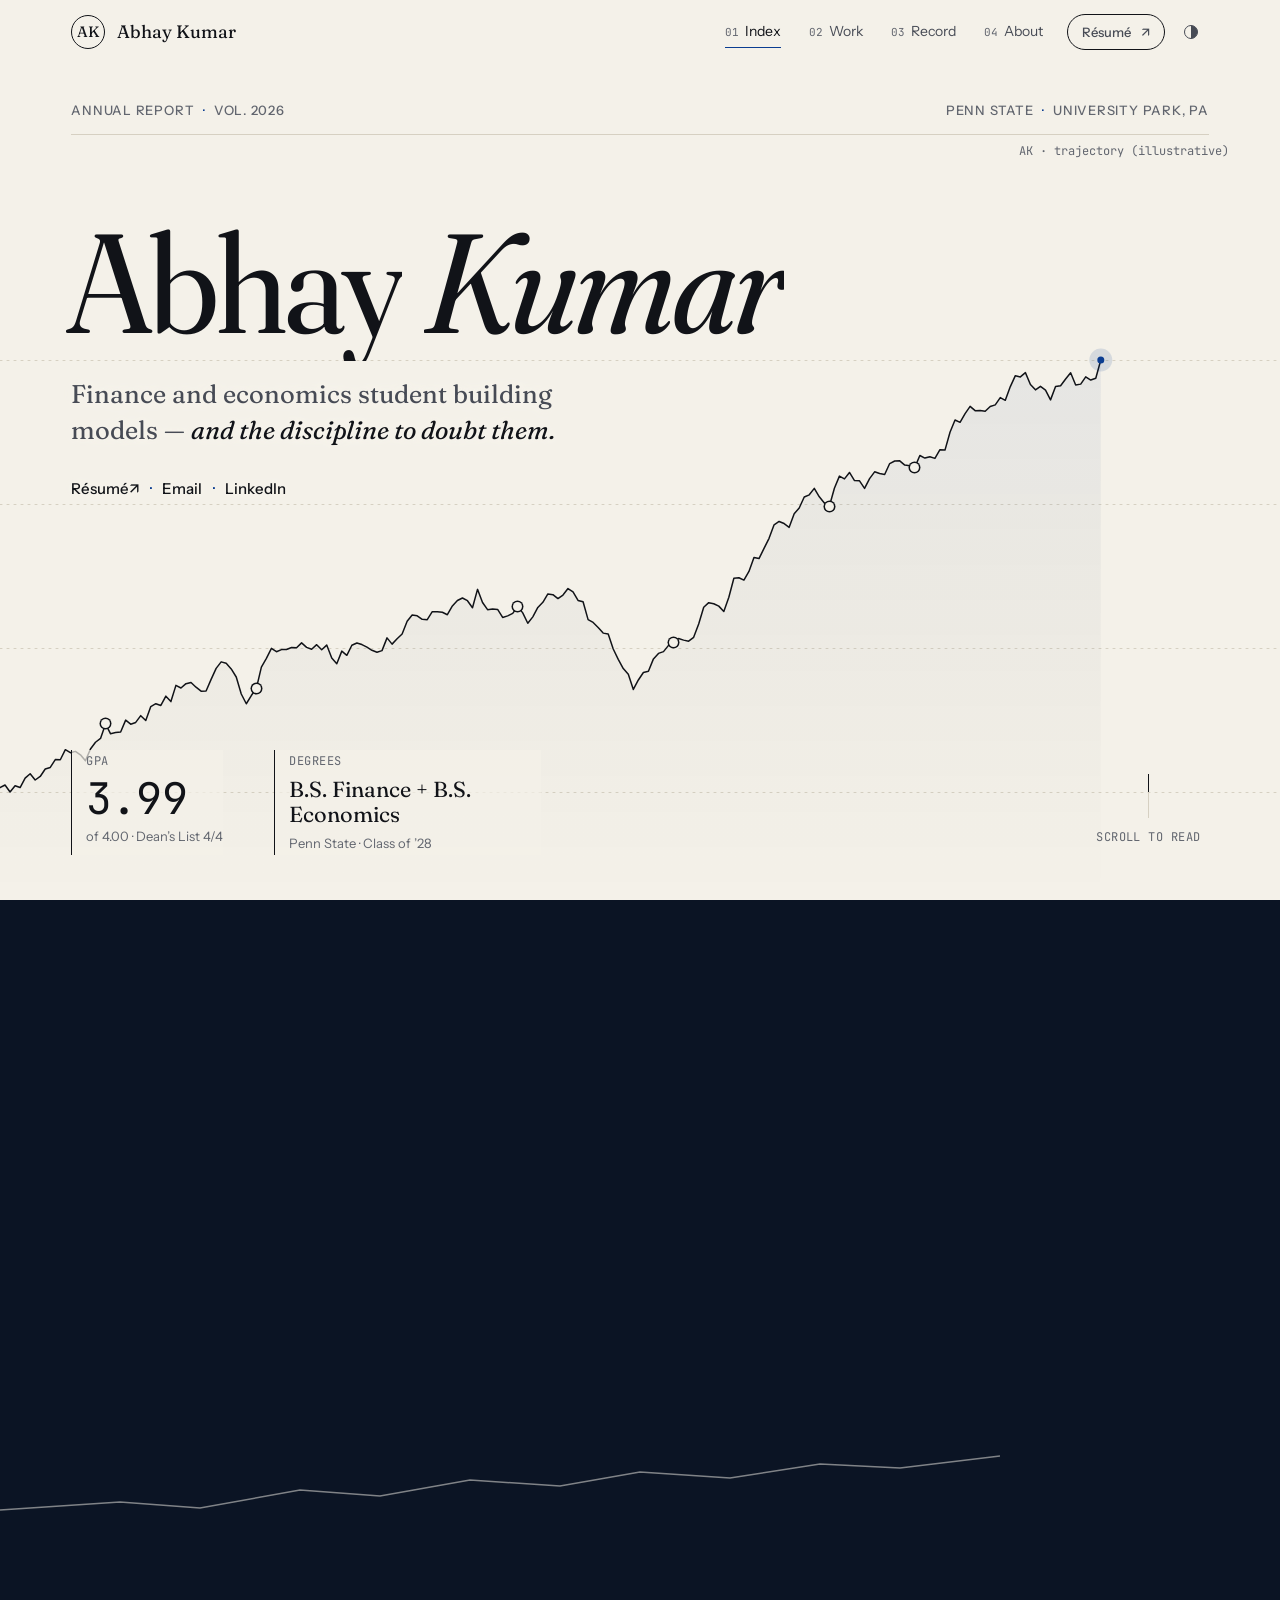
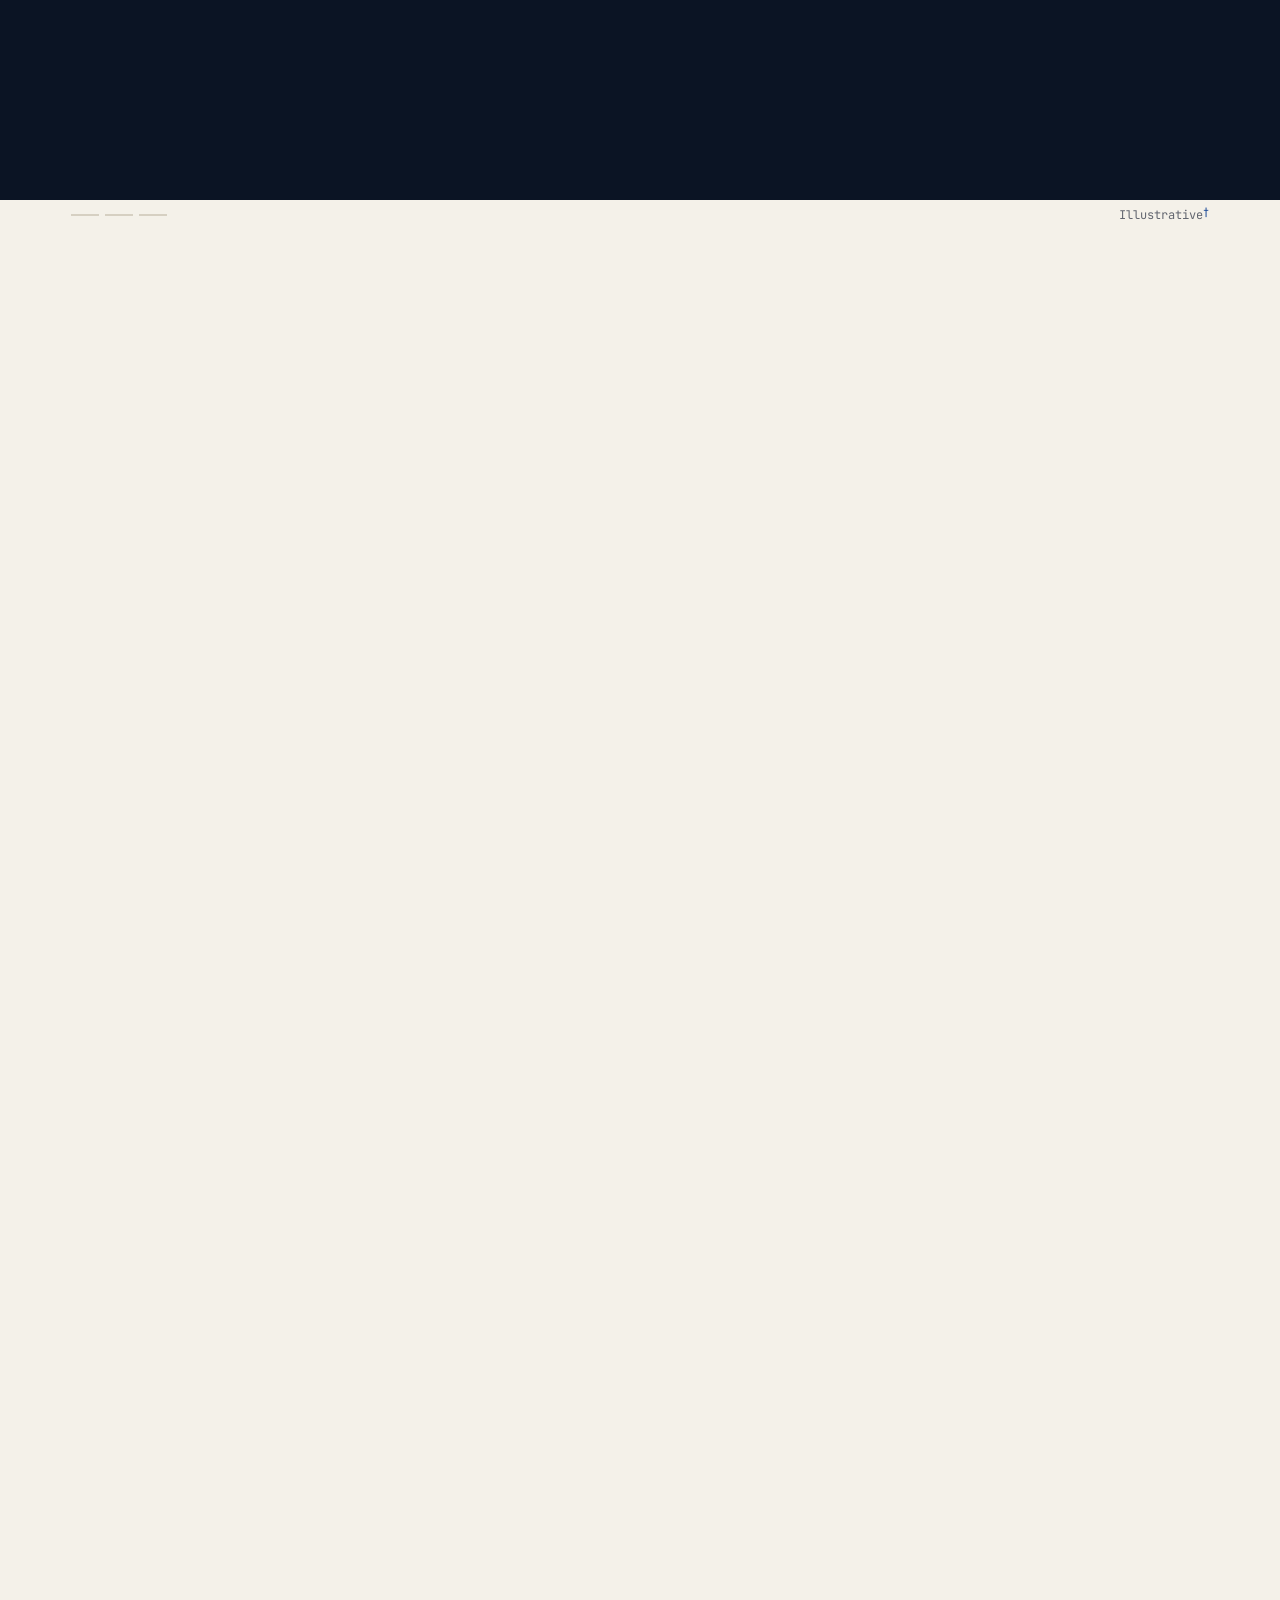
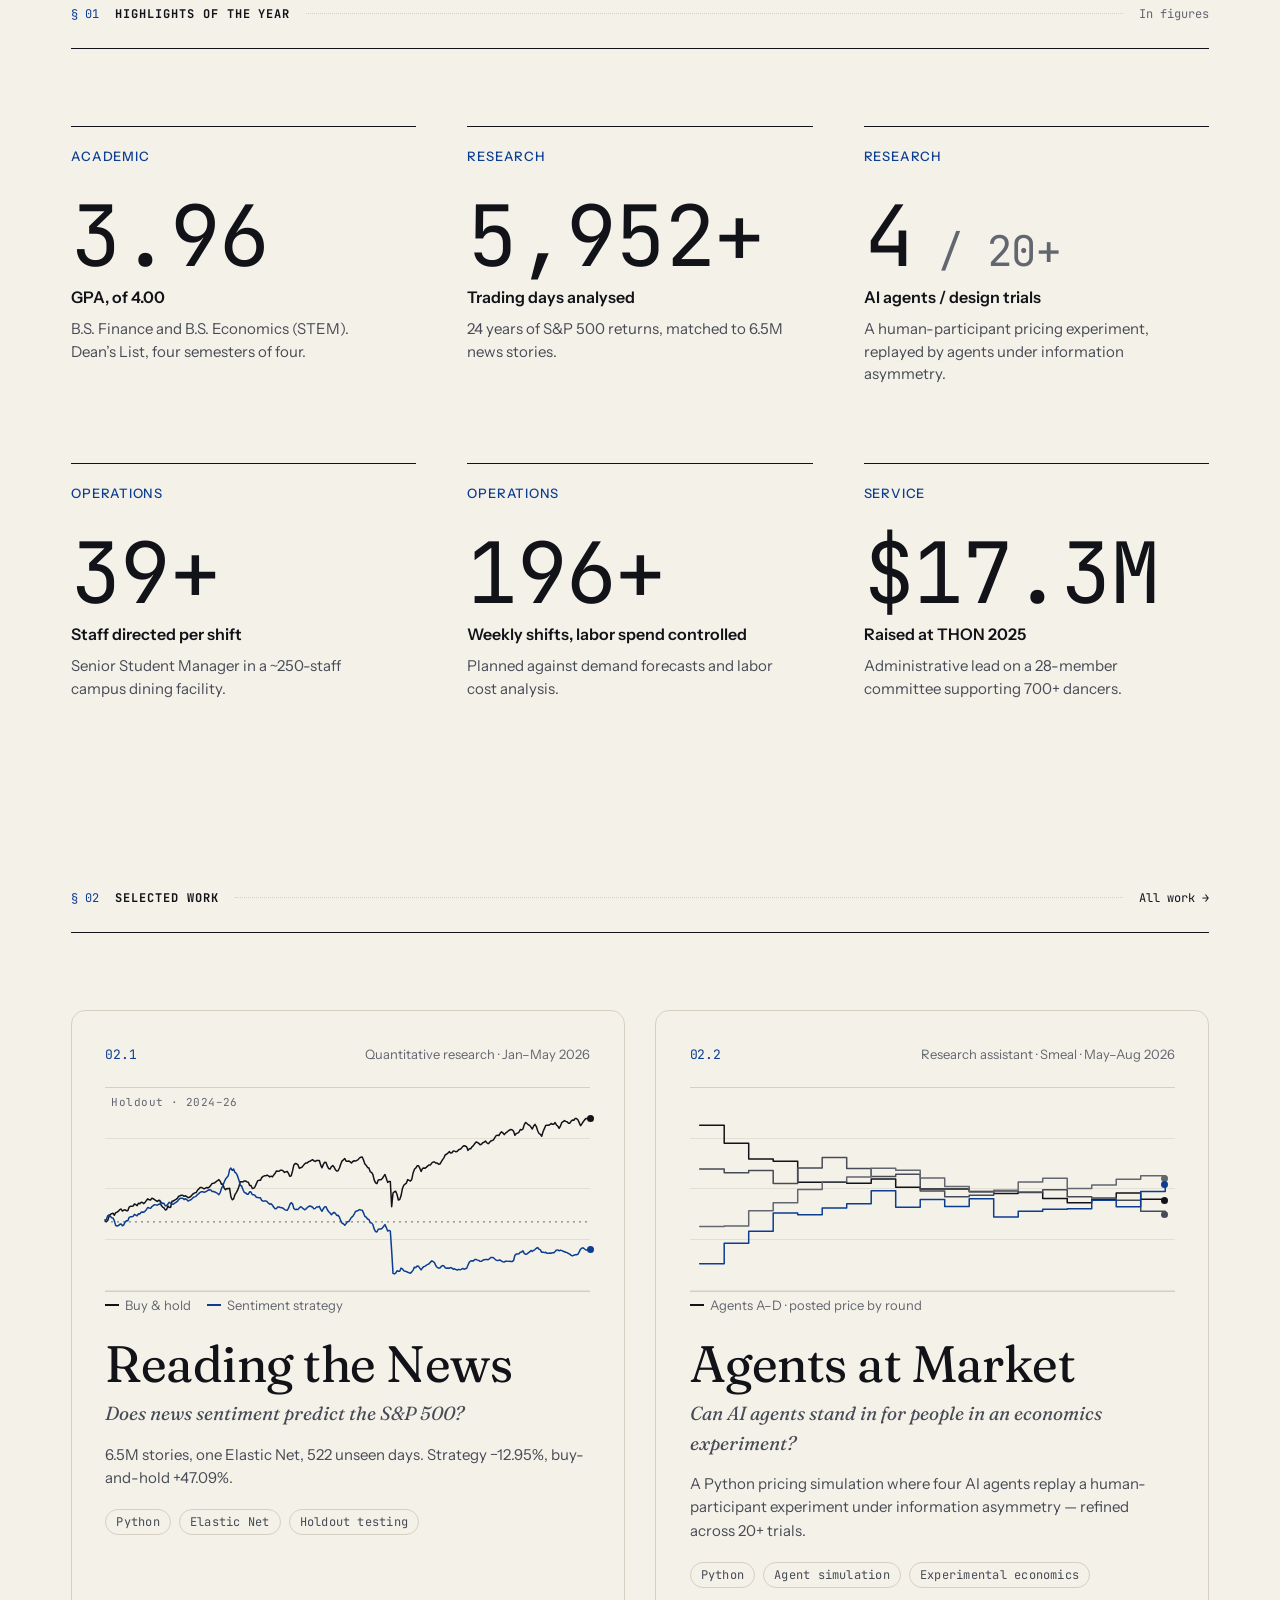
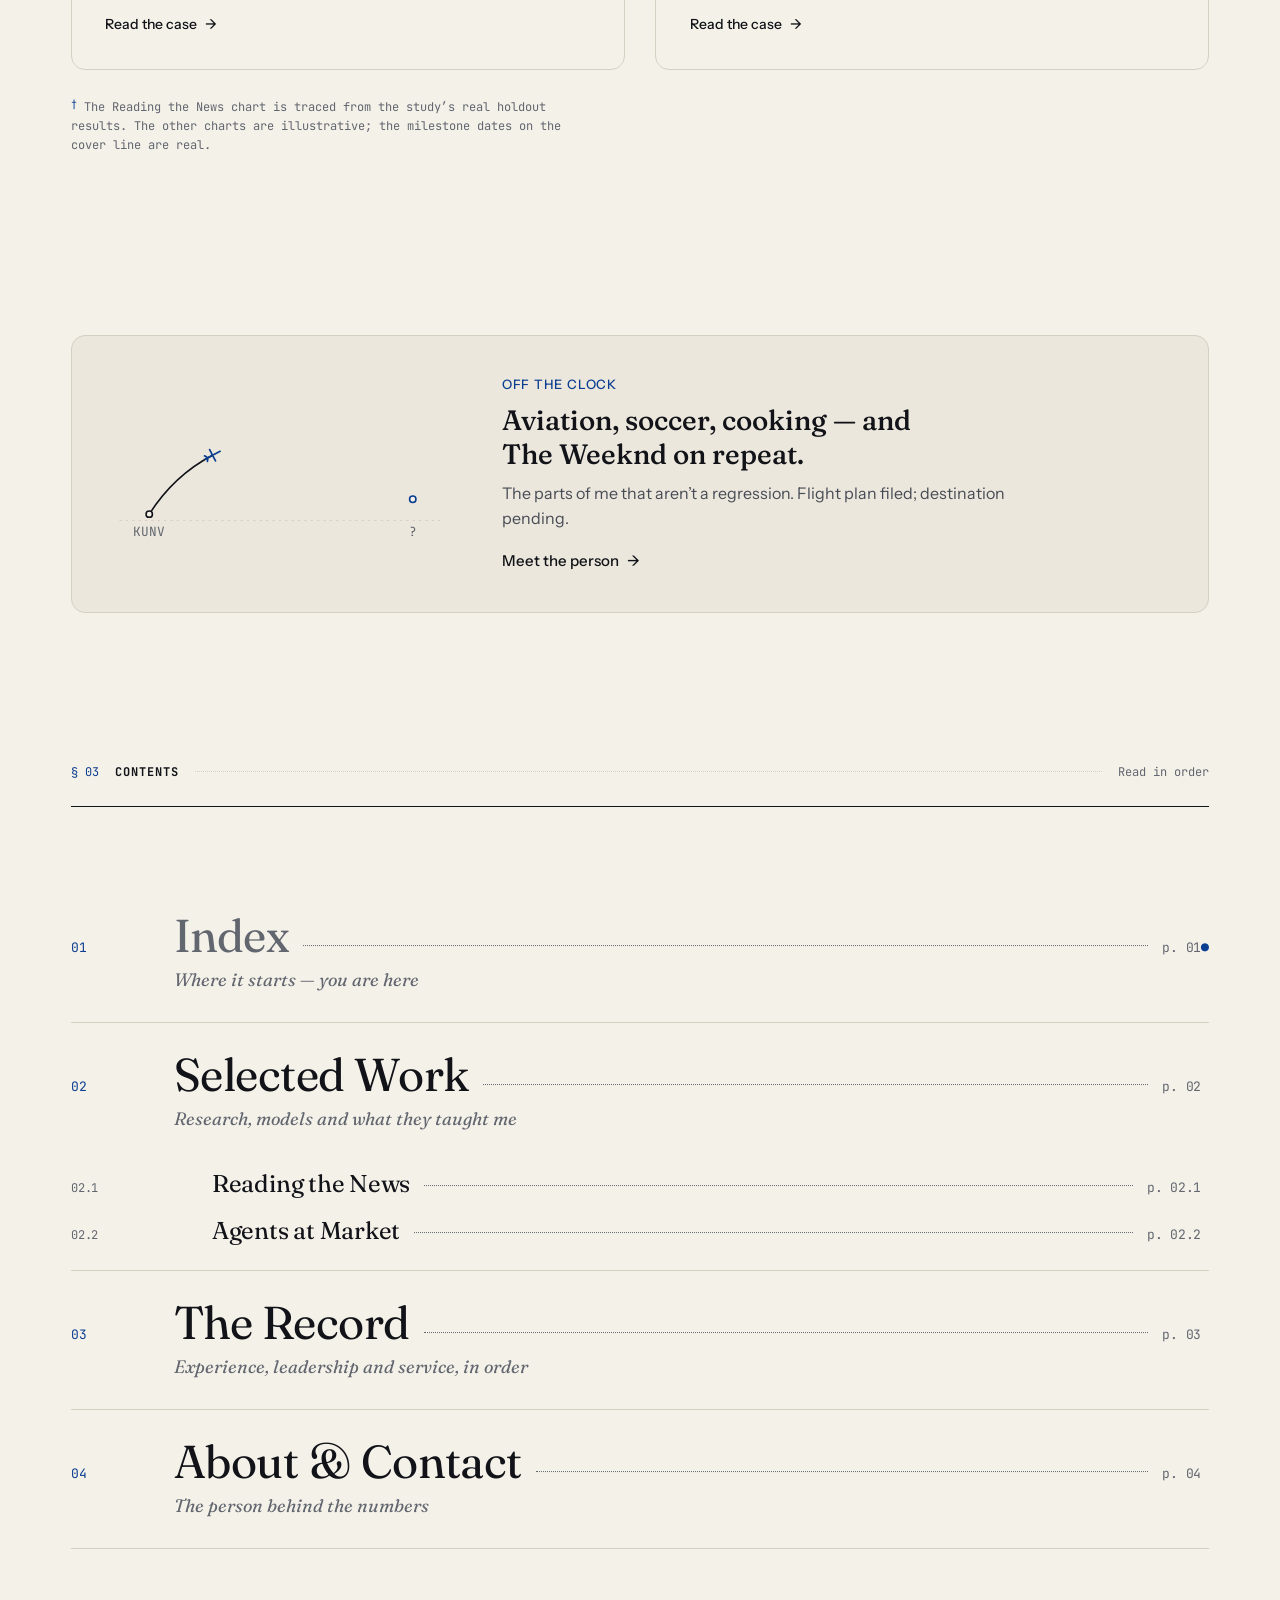
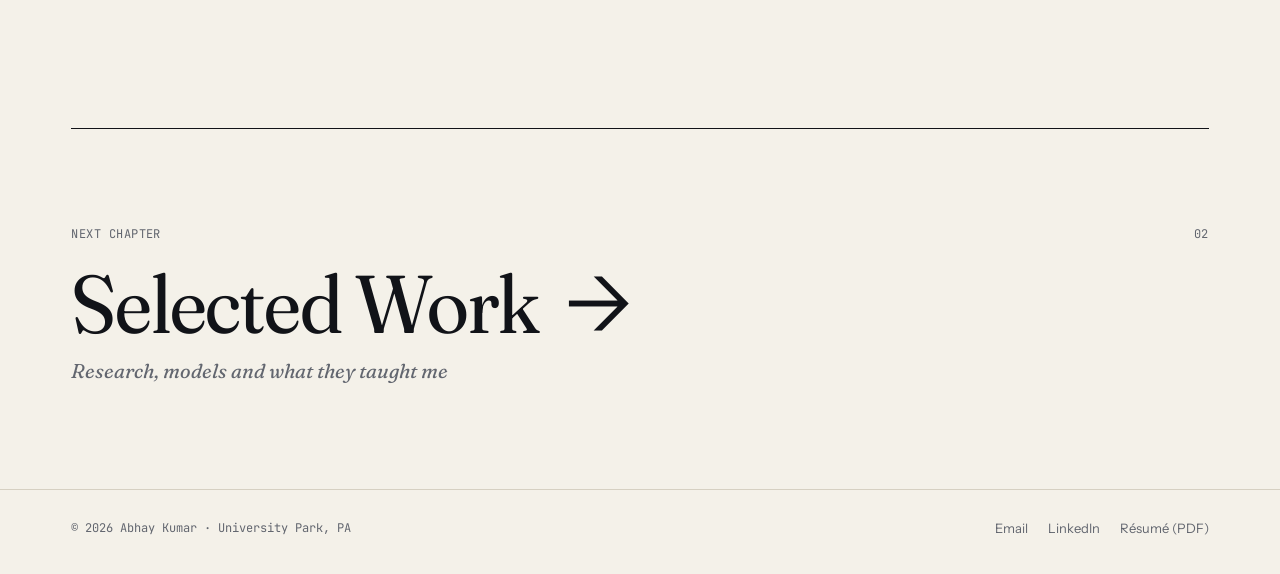
<file: index.html>
<!doctype html>
<html lang="en">
<head>
<meta charset="utf-8">
<meta name="viewport" content="width=device-width, initial-scale=1">
<title>Index — Abhay Kumar</title>
<meta name="description" content="Abhay Kumar — finance and economics student at Penn State building models, and the discipline to doubt them. Research, record and contact.">
<meta property="og:type" content="website">
<meta property="og:title" content="Index — Abhay Kumar">
<meta property="og:description" content="Abhay Kumar — finance and economics student at Penn State building models, and the discipline to doubt them. Research, record and contact.">
<meta property="og:url" content="https://abhay-kumar-2501.github.io/">
<meta property="og:image" content="https://abhay-kumar-2501.github.io/assets/og.png">
<meta name="twitter:card" content="summary_large_image">
<meta name="theme-color" content="#f4f1e9">
<link rel="icon" href="assets/favicon.svg" type="image/svg+xml">
<script>document.documentElement.classList.add('js');(function(){try{var t=localStorage.getItem('ak-theme');if(t)document.documentElement.dataset.theme=t;if(sessionStorage.getItem('ak-t'))document.documentElement.classList.add('is-entering')}catch(e){}})()</script>
<link rel="preconnect" href="https://fonts.googleapis.com"><link rel="preconnect" href="https://fonts.gstatic.com" crossorigin>
<link href="https://fonts.googleapis.com/css2?family=Fraunces:ital,opsz,wght,SOFT,WONK@0,9..144,400..500,0..100,0..1;1,9..144,400,0..100,0..1&family=Instrument+Sans:wght@400;500;600&family=JetBrains+Mono:wght@400;500&display=swap" rel="stylesheet">
<link rel="stylesheet" href="assets/css/base.css?v=7">
<link rel="stylesheet" href="assets/css/home.css?v=7">
</head>
<body data-page="home" data-root="" >
<main id="main">

  <!-- ============ 1. Hero ============ -->
  <section class="hero" aria-labelledby="hero-name">
    <canvas class="hero-canvas" role="img" aria-label="Illustrative line tracing Abhay's path from autumn 2024 to now, with six real milestones marked along it."></canvas>
    <div class="wrap hero-inner">
      <div class="hero-top">
        <p class="eyebrow" data-reveal style="--d:.1s">Annual Report <span class="sep">·</span> Vol. 2026</p>
        <p class="eyebrow hide-sm" data-reveal style="--d:.2s">Penn State <span class="sep">·</span> University Park, PA</p>
      </div>

      <div class="hero-main">
        <h1 class="display hero-name" id="hero-name" data-split style="--d:.25s">Abhay Kumar</h1>
        <p class="lede hero-lede" data-reveal style="--d:.7s">Finance and economics student building models — <em>and the discipline to doubt them.</em></p>
        <p class="hero-contact" data-reveal style="--d:.8s">
          <a class="link-u" data-ak="resume" href="assets/docs/Abhay_Kumar_Resume.pdf" target="_blank" rel="noopener">Résumé <span aria-hidden="true">↗</span></a><span class="sep" aria-hidden="true">·</span><a class="link-u" data-ak="email" href="mailto:codeabhay3@gmail.com" data-no-curtain>Email</a><span class="sep" aria-hidden="true">·</span><a class="link-u" data-ak="linkedin" href="https://www.linkedin.com/in/abhay-kumar-2501/" target="_blank" rel="noopener">LinkedIn</a>
        </p>
      </div>

      <div class="hero-foot">
        <dl class="hero-figs">
          <div class="hero-fig" data-reveal style="--d:.9s">
            <dt class="label">GPA</dt>
            <dd class="figure hero-fig-n">3.99</dd>
            <dd class="hero-fig-sub">of 4.00 · Dean’s List 4/4</dd>
          </div>
          <div class="hero-fig" data-reveal style="--d:1s">
            <dt class="label">Degrees</dt>
            <dd class="hero-fig-t">B.S. Finance + B.S. Economics</dd>
            <dd class="hero-fig-sub">Penn State · Class of ’28</dd>
          </div>
        </dl>
        <a class="scroll-cue" href="#thesis" data-reveal="fade" style="--d:1.3s">
          <span class="scroll-cue-line" aria-hidden="true"></span>
          <span class="label">Scroll to read</span>
        </a>
      </div>
    </div>
    <p class="note hero-note" data-reveal="fade" style="--d:2.4s">AK · trajectory (illustrative)</p>

    <!-- Milestones pinned to the line. Markers + card are built by home.js from real résumé dates. -->
    <div class="hero-marks" role="group" aria-label="Milestones along the line — use arrow keys to move between them"></div>
    <div class="hero-card" id="hero-card" aria-hidden="true">
      <span class="hc-date"></span>
      <p class="hc-role"></p>
      <p class="hc-org"></p>
      <p class="hc-note" id="hero-card-note"></p>
      <a class="hc-link" href="record.html" tabindex="-1"><span class="hc-link-t">Read</span> <span class="arr" aria-hidden="true">→</span></a>
    </div>
    <span class="hero-cue" aria-hidden="true"><i></i><span class="hero-cue-t">Hover the line</span></span>
  </section>

  <!-- ============ 2. Ticker ============ -->
  <div class="ticker" aria-hidden="true">
    <div class="ticker-track">
      <span><b>AK.GPA</b> 3.99 <span class="up">▲</span></span>
      <span><b>DEAN’S LIST</b> 4/4</span>
      <span><b>NEWS STORIES</b> · 6.5M</span>
      <span><b>SENTIMENT vs BUY&amp;HOLD</b> · <span class="down">−12.95%</span> / <span class="up">+47.09%</span></span>
      <span><b>AI AGENTS</b> · 4 · 20+ TRIALS</span>
      <span><b>SHIFTS / WK</b> 200+</span>
      <span><b>STAFF / SHIFT</b> 40+</span>
      <span><b>NEW HIRES TRAINED</b> 25+ <span class="up">▲</span></span>
      <span><b>THON ’25</b> · $17.7M</span>
      <span><b>NMAA</b> · 100+ MEMBERS BRIEFED</span>
      <span><b>LEAP</b> · ~70 MENTEES</span>
      <span><b>B.S. FIN + B.S. ECON</b> · ’28</span>
    </div>
  </div>

  <!-- ============ 3. The Thesis (sticky scroll scene) ============ -->
  <section class="thesis" id="thesis" data-scene aria-labelledby="thesis-title">
    <div class="thesis-sticky">
      <div class="wrap thesis-head">
        <h2 class="sr-only" id="thesis-title">The thesis</h2>
        <span class="label"><span class="accent">§ 00</span>&nbsp;&nbsp;The Thesis</span>
        <span class="label thesis-count" aria-hidden="true"><span class="thesis-count-n">01</span> / 03</span>
      </div>

      <div class="wrap thesis-stage">
        <p class="h1 thesis-st" data-i="0"><span class="thesis-k label">I. Subject</span>I study markets.</p>
        <p class="h1 thesis-st" data-i="1"><span class="thesis-k label">II. Method</span>I build models to test what I believe.</p>
        <p class="h1 thesis-st" data-i="2"><span class="thesis-k label">III. Discipline</span>And I take the result seriously, <em class="accent">even when it says I was wrong.</em></p>
      </div>

      <div class="thesis-chart" aria-hidden="true">
        <svg viewBox="0 0 1000 400" preserveAspectRatio="none">
          <defs>
            <clipPath id="th-c-h"><rect x="0" y="-20" width="0" height="440"/></clipPath>
            <clipPath id="th-c-m"><rect x="560" y="-20" width="0" height="440"/></clipPath>
            <clipPath id="th-c-a"><rect x="560" y="-20" width="0" height="440"/></clipPath>
          </defs>
          <g class="th-grid">
            <line x1="0" x2="1000" y1="80" y2="80"/><line x1="0" x2="1000" y1="180" y2="180"/>
            <line x1="0" x2="1000" y1="280" y2="280"/><line x1="0" x2="1000" y1="380" y2="380"/>
          </g>
          <line class="th-split" x1="560" x2="560" y1="0" y2="400"/>
          <path class="th-gap"/>
          <path class="th-hist" clip-path="url(#th-c-h)"/>
          <path class="th-model" clip-path="url(#th-c-m)"/>
          <path class="th-act" clip-path="url(#th-c-a)"/>
        </svg>
        <span class="th-tag th-tag-split">Sample split</span>
        <span class="th-tag th-tag-model">Model · the promise</span>
        <span class="th-tag th-tag-act">Held-out · what happened</span>
        <i class="th-dot th-dot-ink"></i>
        <i class="th-dot th-dot-acc"></i>
      </div>

      <div class="wrap thesis-foot">
        <div class="thesis-ticks" aria-hidden="true"><i></i><i></i><i></i></div>
        <span class="note">Illustrative<sup>†</sup></span>
      </div>
    </div>
  </section>

  <!-- ============ 4. Highlights ============ -->
  <section class="section figs" aria-labelledby="figs-title">
    <div class="wrap">
      <div class="sect-head" data-reveal="fade">
        <span class="num">§ 01</span><h2 class="title" id="figs-title">Highlights of the year</h2><span class="fill"></span><span class="aside">In figures</span>
      </div>

      <div class="figs-grid">
        <article class="fig" data-reveal style="--d:0s">
          <hr class="fig-rule" data-reveal="rule">
          <span class="fig-k">Academic</span>
          <p class="fig-n figure"><span data-count="3.99" data-decimals="2">3.99</span></p>
          <h3 class="fig-l">GPA, of 4.00</h3>
          <p class="fig-c">B.S. Finance and B.S. Economics (STEM). Dean’s List, four semesters of four.</p>
        </article>
        <article class="fig" data-reveal style="--d:.08s">
          <hr class="fig-rule" data-reveal="rule">
          <span class="fig-k">Research</span>
          <p class="fig-n figure"><span data-count="6000" data-suffix="+">6,000+</span></p>
          <h3 class="fig-l">Trading days analysed</h3>
          <p class="fig-c">24 years of S&amp;P 500 returns, matched to 6.5M news stories.</p>
        </article>
        <article class="fig" data-reveal style="--d:.16s">
          <hr class="fig-rule" data-reveal="rule">
          <span class="fig-k">Research</span>
          <p class="fig-n figure"><span data-count="4">4</span><span class="fig-n-sub"> / <span data-count="20" data-suffix="+">20+</span></span></p>
          <h3 class="fig-l">AI agents / design trials</h3>
          <p class="fig-c">A human-participant pricing experiment, replayed by agents under information asymmetry.</p>
        </article>
        <article class="fig" data-reveal style="--d:.24s">
          <hr class="fig-rule" data-reveal="rule">
          <span class="fig-k">Operations</span>
          <p class="fig-n figure"><span data-count="40" data-suffix="+">40+</span></p>
          <h3 class="fig-l">Staff directed per shift</h3>
          <p class="fig-c">Senior Student Manager in a ~250-staff campus dining facility.</p>
        </article>
        <article class="fig" data-reveal style="--d:.32s">
          <hr class="fig-rule" data-reveal="rule">
          <span class="fig-k">Operations</span>
          <p class="fig-n figure"><span data-count="200" data-suffix="+">200+</span></p>
          <h3 class="fig-l">Weekly shifts, labor spend controlled</h3>
          <p class="fig-c">Planned against demand forecasts and labor cost analysis.</p>
        </article>
        <article class="fig" data-reveal style="--d:.4s">
          <hr class="fig-rule" data-reveal="rule">
          <span class="fig-k">Service</span>
          <p class="fig-n figure"><span data-count="17.7" data-decimals="1" data-prefix="$" data-suffix="M">$17.7M</span></p>
          <h3 class="fig-l">Raised at THON 2025</h3>
          <p class="fig-c">Administrative lead on a 28-member committee supporting 700+ dancers.</p>
        </article>
      </div>
    </div>
  </section>

  <!-- ============ 5. Selected work preview ============ -->
  <section class="section work-prev" aria-labelledby="work-title">
    <div class="wrap">
      <div class="sect-head" data-reveal="fade">
        <span class="num">§ 02</span><h2 class="title" id="work-title">Selected work</h2><span class="fill"></span>
        <a class="aside link-u" href="work/index.html">All work →</a>
      </div>

      <div class="cases">
        <a class="case card" href="work/sentiment.html" data-reveal data-observe>
          <div class="case-top">
            <span class="case-n figure">02.1</span>
            <span class="label">Quantitative research · Jan–May 2026</span>
          </div>
          <div class="case-chart">
            <svg class="mini" data-kind="sentiment" viewBox="0 0 300 120" preserveAspectRatio="none" role="img" aria-label="Holdout chart, January 2024 to January 2026: the sentiment strategy tracks buy-and-hold, then falls far behind it."></svg>
            <i class="mc-hair" aria-hidden="true"></i>
            <div class="mc-legend" aria-hidden="true">
              <span><i class="sw sw-ink"></i>Buy &amp; hold</span>
              <span><i class="sw sw-acc"></i>Sentiment strategy</span>
            </div>
          </div>
          <h3 class="h2 case-title">Reading the News</h3>
          <p class="case-q">Does news sentiment predict the S&amp;P 500?</p>
          <p class="case-s">6.5M stories, one Elastic Net, 522 unseen days. Strategy −12.95%, buy-and-hold +47.09%.</p>
          <div class="case-tags"><span class="tag">Python</span><span class="tag">Elastic Net</span><span class="tag">Holdout testing</span></div>
          <span class="case-cta">Read the case <span class="arr">→</span></span>
        </a>

        <a class="case card" href="work/agents.html" data-reveal data-observe style="--d:.12s">
          <div class="case-top">
            <span class="case-n figure">02.2</span>
            <span class="label">Research assistant · Smeal · May–Aug 2026</span>
          </div>
          <div class="case-chart">
            <svg class="mini" data-kind="agents" viewBox="0 0 300 120" preserveAspectRatio="none" role="img" aria-label="Illustrative chart: four agents' posted prices across rounds of a market experiment."></svg>
            <i class="mc-hair" aria-hidden="true"></i>
            <div class="mc-legend" aria-hidden="true">
              <span><i class="sw sw-ink"></i>Agents A–D · posted price by round</span>
            </div>
          </div>
          <h3 class="h2 case-title">Agents at Market</h3>
          <p class="case-q">Can AI agents stand in for people in an economics experiment?</p>
          <p class="case-s">A Python pricing simulation where four AI agents replay a human-participant experiment under information asymmetry — refined across 20+ trials.</p>
          <div class="case-tags"><span class="tag">Python</span><span class="tag">Agent simulation</span><span class="tag">Experimental economics</span></div>
          <span class="case-cta">Read the case <span class="arr">→</span></span>
        </a>
      </div>
      <p class="note cases-note" data-reveal="fade"><sup>†</sup> The Reading the News chart is traced from the study&rsquo;s real holdout results. The other charts are illustrative; the milestone dates on the cover line are real.</p>
    </div>
  </section>

  <!-- ============ 6. Off the clock (teaser) ============ -->
  <section class="off" aria-labelledby="off-title">
    <div class="wrap">
      <a class="off-strip" href="about.html#off-the-clock" data-reveal data-observe>
        <svg class="off-art" viewBox="0 0 320 120" aria-hidden="true">
          <path class="off-ground" d="M8 104 H312"/>
          <path class="off-path" d="M36 98 C 96 4, 222 4, 284 84" pathLength="1"/>
          <circle class="off-pt" cx="36" cy="98" r="3"/>
          <circle class="off-pt off-pt--end" cx="284" cy="84" r="3"/>
          <g class="off-plane"><path d="M-8 0 H8 M0 -6 V6 M-5 0 L-7 -3 M-5 0 L-7 3"/></g>
          <text class="off-lbl" x="36" y="119" text-anchor="middle">KUNV</text>
          <text class="off-lbl" x="284" y="119" text-anchor="middle">?</text>
        </svg>
        <div class="off-txt">
          <p class="eyebrow">Off the clock</p>
          <h2 class="h3 off-h" id="off-title">Aviation, soccer, cooking — and The Weeknd on repeat.</h2>
          <p class="off-line">The parts of me that aren’t a regression. Flight plan filed; destination pending.</p>
          <span class="off-cta">Meet the person <span class="arr" aria-hidden="true">→</span></span>
        </div>
      </a>
    </div>
  </section>

  <!-- ============ 7. Contents ============ -->
  <section class="section contents" aria-labelledby="toc-title">
    <div class="wrap">
      <div class="sect-head" data-reveal="fade">
        <span class="num">§ 03</span><h2 class="title" id="toc-title">Contents</h2><span class="fill"></span><span class="aside">Read in order</span>
      </div>

      <ol class="toc">
        <li data-reveal style="--d:0s">
          <a class="toc-row is-here" href="#main" aria-current="page">
            <span class="toc-n figure">01</span>
            <span class="toc-body">
              <span class="toc-line"><span class="toc-t">Index</span><span class="toc-fill"></span><span class="toc-p figure">p. 01</span></span>
              <span class="toc-sub">Where it starts — you are here</span>
            </span>
          </a>
        </li>
        <li data-reveal style="--d:.06s">
          <a class="toc-row" href="work/index.html">
            <span class="toc-n figure">02</span>
            <span class="toc-body">
              <span class="toc-line"><span class="toc-t">Selected Work</span><span class="toc-fill"></span><span class="toc-p figure">p. 02</span></span>
              <span class="toc-sub">Research, models and what they taught me</span>
            </span>
          </a>
          <ol class="toc-subs">
            <li><a class="toc-row toc-row--sub" href="work/sentiment.html">
              <span class="toc-n figure">02.1</span>
              <span class="toc-body"><span class="toc-line"><span class="toc-t">Reading the News</span><span class="toc-fill"></span><span class="toc-p figure">p. 02.1</span></span></span>
            </a></li>
            <li><a class="toc-row toc-row--sub" href="work/agents.html">
              <span class="toc-n figure">02.2</span>
              <span class="toc-body"><span class="toc-line"><span class="toc-t">Agents at Market</span><span class="toc-fill"></span><span class="toc-p figure">p. 02.2</span></span></span>
            </a></li>
          </ol>
        </li>
        <li data-reveal style="--d:.12s">
          <a class="toc-row" href="record.html">
            <span class="toc-n figure">03</span>
            <span class="toc-body">
              <span class="toc-line"><span class="toc-t">The Record</span><span class="toc-fill"></span><span class="toc-p figure">p. 03</span></span>
              <span class="toc-sub">Experience, leadership and service, in order</span>
            </span>
          </a>
        </li>
        <li data-reveal style="--d:.18s">
          <a class="toc-row" href="about.html">
            <span class="toc-n figure">04</span>
            <span class="toc-body">
              <span class="toc-line"><span class="toc-t">About &amp; Contact</span><span class="toc-fill"></span><span class="toc-p figure">p. 04</span></span>
              <span class="toc-sub">The person behind the numbers</span>
            </span>
          </a>
        </li>
      </ol>
    </div>
  </section>

</main>
<script src="assets/js/site.js?v=7" defer></script>
<script src="assets/js/home.js?v=7" defer></script>
</body>
</html>
</file>
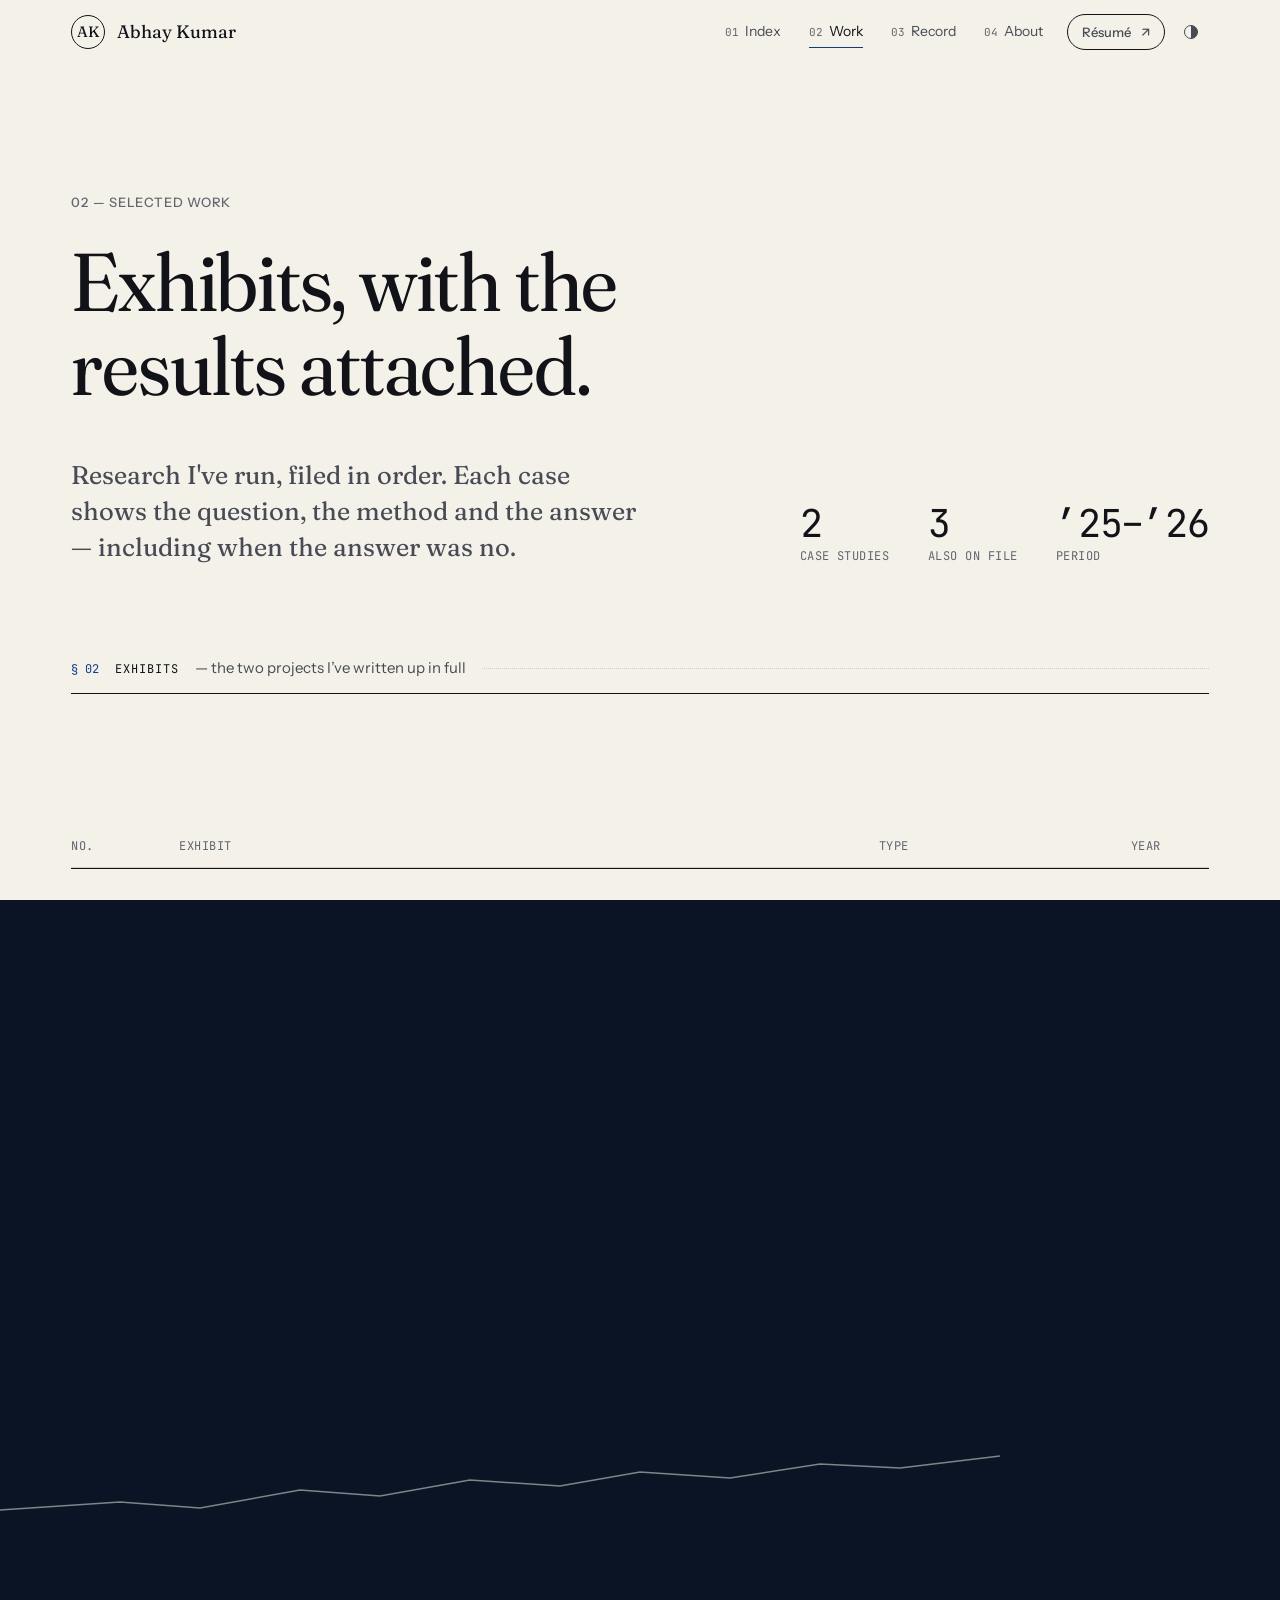
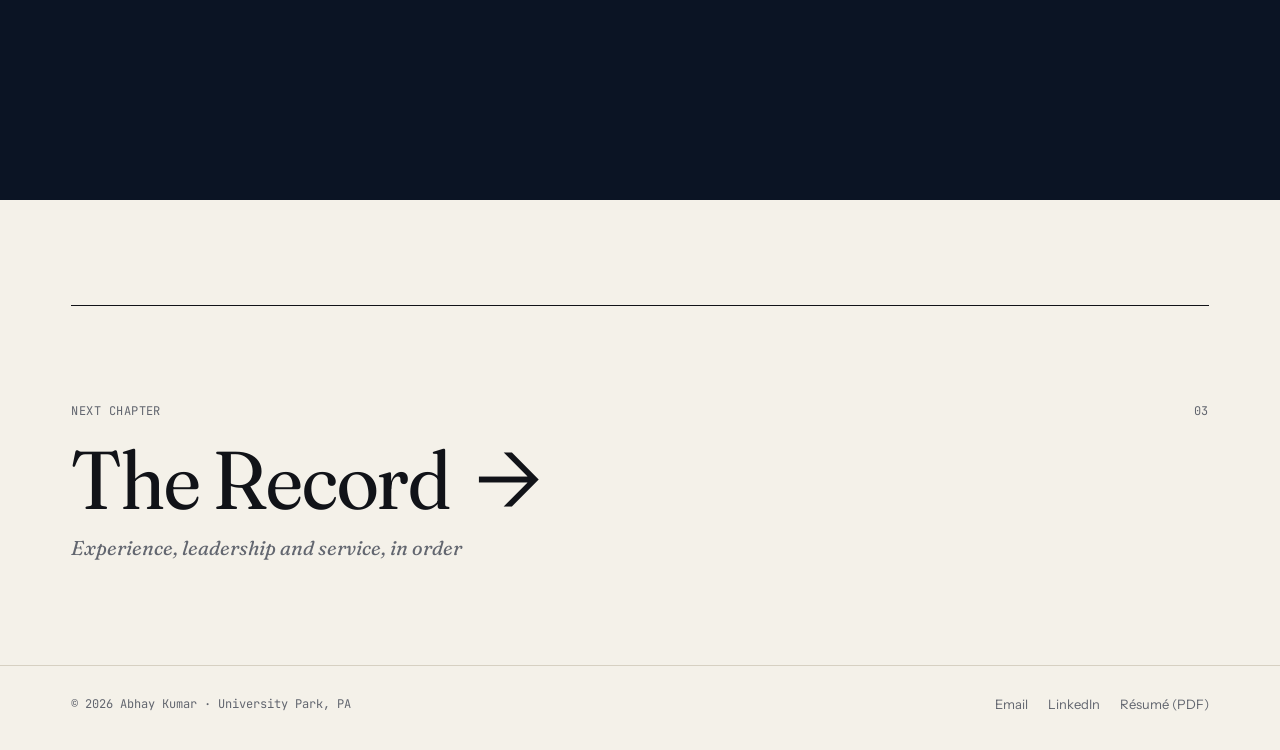
<file: work/index.html>
<!doctype html>
<html lang="en">
<head>
<meta charset="utf-8">
<meta name="viewport" content="width=device-width, initial-scale=1">
<title>Selected Work — Abhay Kumar</title>
<meta name="description" content="Selected work by Abhay Kumar: a news-sentiment study of S&amp;P 500 returns, an AI-agent pricing simulation, and market, consulting and marketing research.">
<meta property="og:type" content="website">
<meta property="og:title" content="Selected Work — Abhay Kumar">
<meta property="og:description" content="Selected work by Abhay Kumar: a news-sentiment study of S&amp;P 500 returns, an AI-agent pricing simulation, and market, consulting and marketing research.">
<meta property="og:url" content="https://abhay-kumar-2501.github.io/work/index.html">
<meta property="og:image" content="https://abhay-kumar-2501.github.io/assets/og.png">
<meta name="twitter:card" content="summary_large_image">
<meta name="theme-color" content="#f4f1e9">
<link rel="icon" href="../assets/favicon.svg" type="image/svg+xml">
<script>document.documentElement.classList.add('js');(function(){try{var t=localStorage.getItem('ak-theme');if(t)document.documentElement.dataset.theme=t;if(sessionStorage.getItem('ak-t'))document.documentElement.classList.add('is-entering')}catch(e){}})()</script>
<link rel="preconnect" href="https://fonts.googleapis.com"><link rel="preconnect" href="https://fonts.gstatic.com" crossorigin>
<link href="https://fonts.googleapis.com/css2?family=Fraunces:ital,opsz,wght,SOFT,WONK@0,9..144,400..500,0..100,0..1;1,9..144,400,0..100,0..1&family=Instrument+Sans:wght@400;500;600&family=JetBrains+Mono:wght@400;500&display=swap" rel="stylesheet">
<link rel="stylesheet" href="../assets/css/base.css?v=7">
<link rel="stylesheet" href="../assets/css/work.css?v=7">
</head>
<body data-page="work" data-root="../" >
<main id="main">

  <section class="wi-hero wrap">
    <p class="eyebrow" data-reveal>02 — Selected Work</p>
    <h1 class="h1" data-split>Exhibits, with the results attached.</h1>
    <div class="wi-hero-foot">
      <p class="lede" data-reveal style="--d:.2s">Research I've run, filed in order. Each case shows the question, the method and the answer — including when the answer was no.</p>
      <ul class="wi-summary" data-reveal style="--d:.3s" aria-label="Index summary">
        <li><b class="figure" data-count="2">0</b><span class="label">Case studies</span></li>
        <li><b class="figure" data-count="3">0</b><span class="label">Also on file</span></li>
        <li><b class="figure">’25–’26</b><span class="label">Period</span></li>
      </ul>
    </div>
  </section>

  <section class="wrap" aria-labelledby="exhibits-title">
    <div class="sect-head" data-reveal>
      <span class="num">§ 02</span><span class="title" id="exhibits-title">Exhibits</span><span class="sect-sub">— the two projects I&rsquo;ve written up in full</span><span class="fill"></span>
    </div>

    <div class="wi-filters" role="group" aria-label="Filter work by type" data-reveal>
      <span class="label">Filter</span>
      <button class="wi-chip" data-filter="all" aria-pressed="true">All <span class="c">5</span></button>
      <button class="wi-chip" data-filter="research" aria-pressed="false">Research <span class="c">2</span></button>
      <button class="wi-chip" data-filter="markets" aria-pressed="false">Markets <span class="c">2</span></button>
      <button class="wi-chip" data-filter="consulting" aria-pressed="false">Consulting <span class="c">2</span></button>
    </div>

    <div class="wi-colhead label" aria-hidden="true">
      <span>No.</span><span>Exhibit</span><span>Type</span><span>Year</span><span></span>
    </div>
    <ul class="wi-list" id="wi-list">
      <li class="wi-item" data-cat="research markets" data-preview="sent" data-note="Traced from the study&rsquo;s holdout chart."
          data-cap="On 522 unseen days: strategy −12.95%, buy-and-hold +47.09%.">
        <div class="wi-inner">
          <a class="wi-row" href="sentiment.html">
            <span class="num">02.1</span>
            <span class="ttl">
              <strong>Reading the News</strong>
              <small>Does news sentiment predict the S&amp;P 500? 6.5M stories, one Elastic Net, 522 unseen trading days.</small>
              <span class="cue" id="wi-cue" aria-hidden="true">Hover a row to preview the chart</span>
              <span class="wi-mobile-meta">Quant research · 2026</span>
              <span class="tags"><span class="tag">Python</span><span class="tag">Elastic Net</span><span class="tag">Holdout test</span></span>
            </span>
            <span class="type">Quant research</span>
            <span class="yr">2026</span>
            <span class="go" aria-hidden="true">→</span>
          </a>
          <button class="wi-toggle" aria-expanded="false" aria-controls="wi-d1">Tap for summary <span class="pm" aria-hidden="true">+</span></button>
          <div class="wi-detail" id="wi-d1"><div><div class="wi-detail-in">
            <canvas data-mini="sent" role="img" aria-label="Holdout chart, January 2024 to January 2026: the sentiment strategy tracks buy-and-hold, then falls far behind it."></canvas>
            <p>A two-person study: turned 6.5M news stories into daily long/short signals with an Elastic Net. On 522 unseen days it returned −12.95%; buy-and-hold returned +47.09%.</p>
            <span class="note">Traced from the study&rsquo;s holdout chart.</span>
          </div></div></div>
        </div>
      </li>
      <li class="wi-item" data-cat="research" data-preview="agents" data-note="Illustrative — not experiment data."
          data-cap="Four AI agents replay a human pricing experiment under information asymmetry.">
        <div class="wi-inner">
          <a class="wi-row" href="agents.html">
            <span class="num">02.2</span>
            <span class="ttl">
              <strong>Agents at Market</strong>
              <small>AI-agent pricing simulation — undergraduate research assistant, Smeal College of Business.</small>
              <span class="wi-mobile-meta">Research · 2026</span>
              <span class="tags"><span class="tag">Python</span><span class="tag">4 AI agents</span><span class="tag">20+ trials</span></span>
            </span>
            <span class="type">Research</span>
            <span class="yr">2026</span>
            <span class="go" aria-hidden="true">→</span>
          </a>
          <button class="wi-toggle" aria-expanded="false" aria-controls="wi-d2">Tap for summary <span class="pm" aria-hidden="true">+</span></button>
          <div class="wi-detail" id="wi-d2"><div><div class="wi-detail-in">
            <canvas data-mini="agents" role="img" aria-label="Illustrative chart: four agents' prices adjusting over successive rounds."></canvas>
            <p>Built a Python pricing simulation in which four AI agents replicate a human-participant economics experiment, then refined the design across 20+ trials after faculty feedback.</p>
            <span class="note">Illustrative — not experiment data.</span>
          </div></div></div>
        </div>
      </li>
    </ul>
    <p class="wi-empty" id="wi-empty-main" hidden>No case studies under this filter — see below.</p>
  </section>

  <section class="wi-also wrap" aria-labelledby="also-title">
    <div class="sect-head" data-reveal>
      <span class="num">§ 02.A</span><span class="title" id="also-title">Also in the file</span><span class="sect-sub">— smaller projects, in brief</span><span class="fill"></span>
    </div>
    <ul class="wi-also-grid" id="wi-also">
      <li class="wi-card card" data-cat="markets" data-reveal>
        <div class="top"><span class="label">A.1 · Markets</span><span class="label">2025–26</span></div>
        <h3 class="h3">Nittany Markets Analysis Association</h3>
        <p>Market outlooks presented to 100+ members at general body meetings — macro and equity trend analysis.</p>
        <div class="tags"><span class="tag">Macro</span><span class="tag">Equities</span><span class="tag">Presenting</span></div>
      </li>
      <li class="wi-card card" data-cat="consulting" data-reveal style="--d:.08s">
        <div class="top"><span class="label">A.2 · Consulting</span><span class="label">Smeal</span></div>
        <h3 class="h3">Consultant Training Program</h3>
        <p>Case structuring and hypothesis-driven analysis: frame the problem, test the hypothesis, say what the evidence supports.</p>
        <div class="tags"><span class="tag">Case structure</span><span class="tag">Hypotheses</span></div>
      </li>
      <li class="wi-card card" data-cat="consulting" data-reveal style="--d:.16s">
        <div class="top"><span class="label">A.3 · Consulting</span><span class="label">Team of 5</span></div>
        <h3 class="h3">Happy Valley Communications</h3>
        <p>Client marketing research as part of a five-member team.</p>
        <div class="tags"><span class="tag">Marketing research</span><span class="tag">Client work</span></div>
      </li>
    </ul>
    <p class="wi-empty" id="wi-empty-also" hidden>Nothing else filed under this heading.</p>
  </section>

  <div class="wi-preview" id="wi-preview" aria-hidden="true">
    <div class="wi-preview-card">
      <div class="wi-preview-head"><span class="label" data-p="num">02.1</span><span class="label">Preview</span></div>
      <canvas></canvas>
      <p class="wi-preview-cap" data-p="cap"></p>
      <span class="note" data-p="note">Illustrative — not the actual data.</span>
    </div>
  </div>

</main>
<script src="../assets/js/site.js?v=7" defer></script>
<script src="../assets/js/work-index.js?v=7" defer></script>
</body>
</html>
</file>
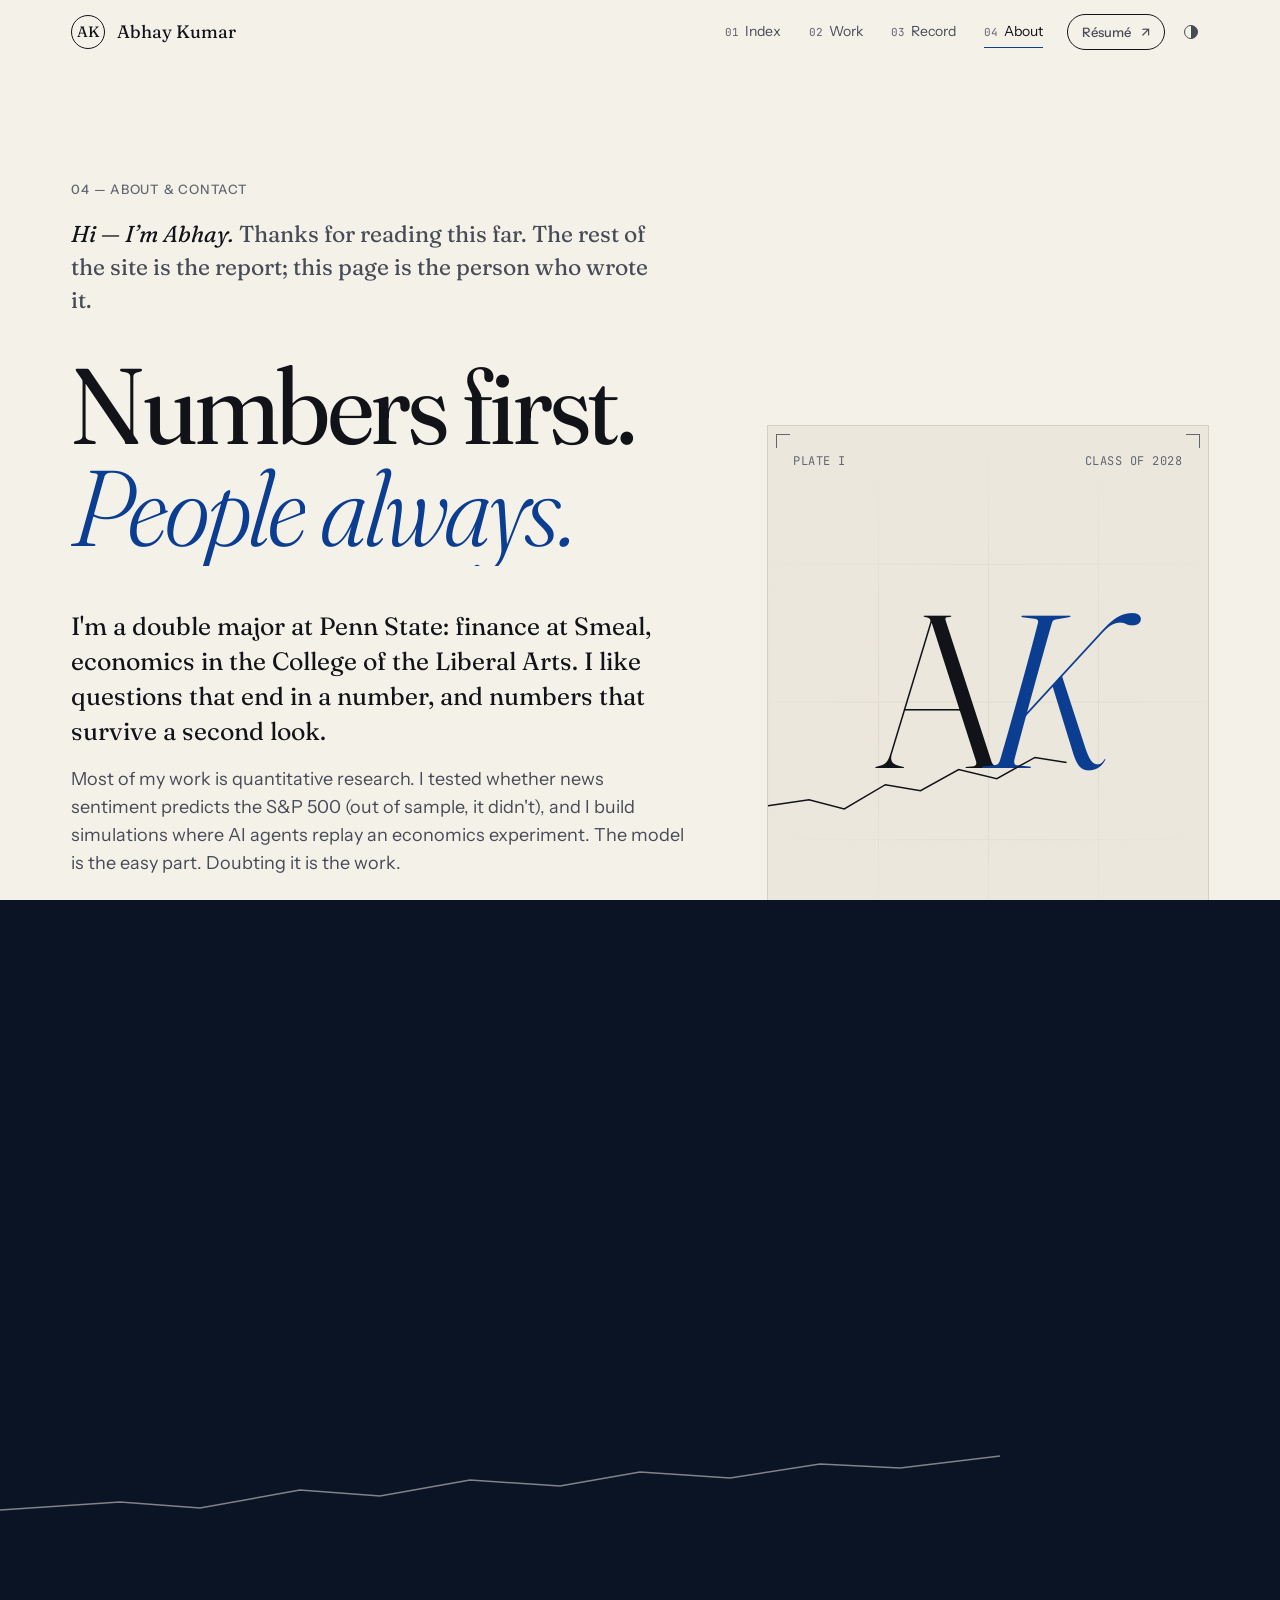
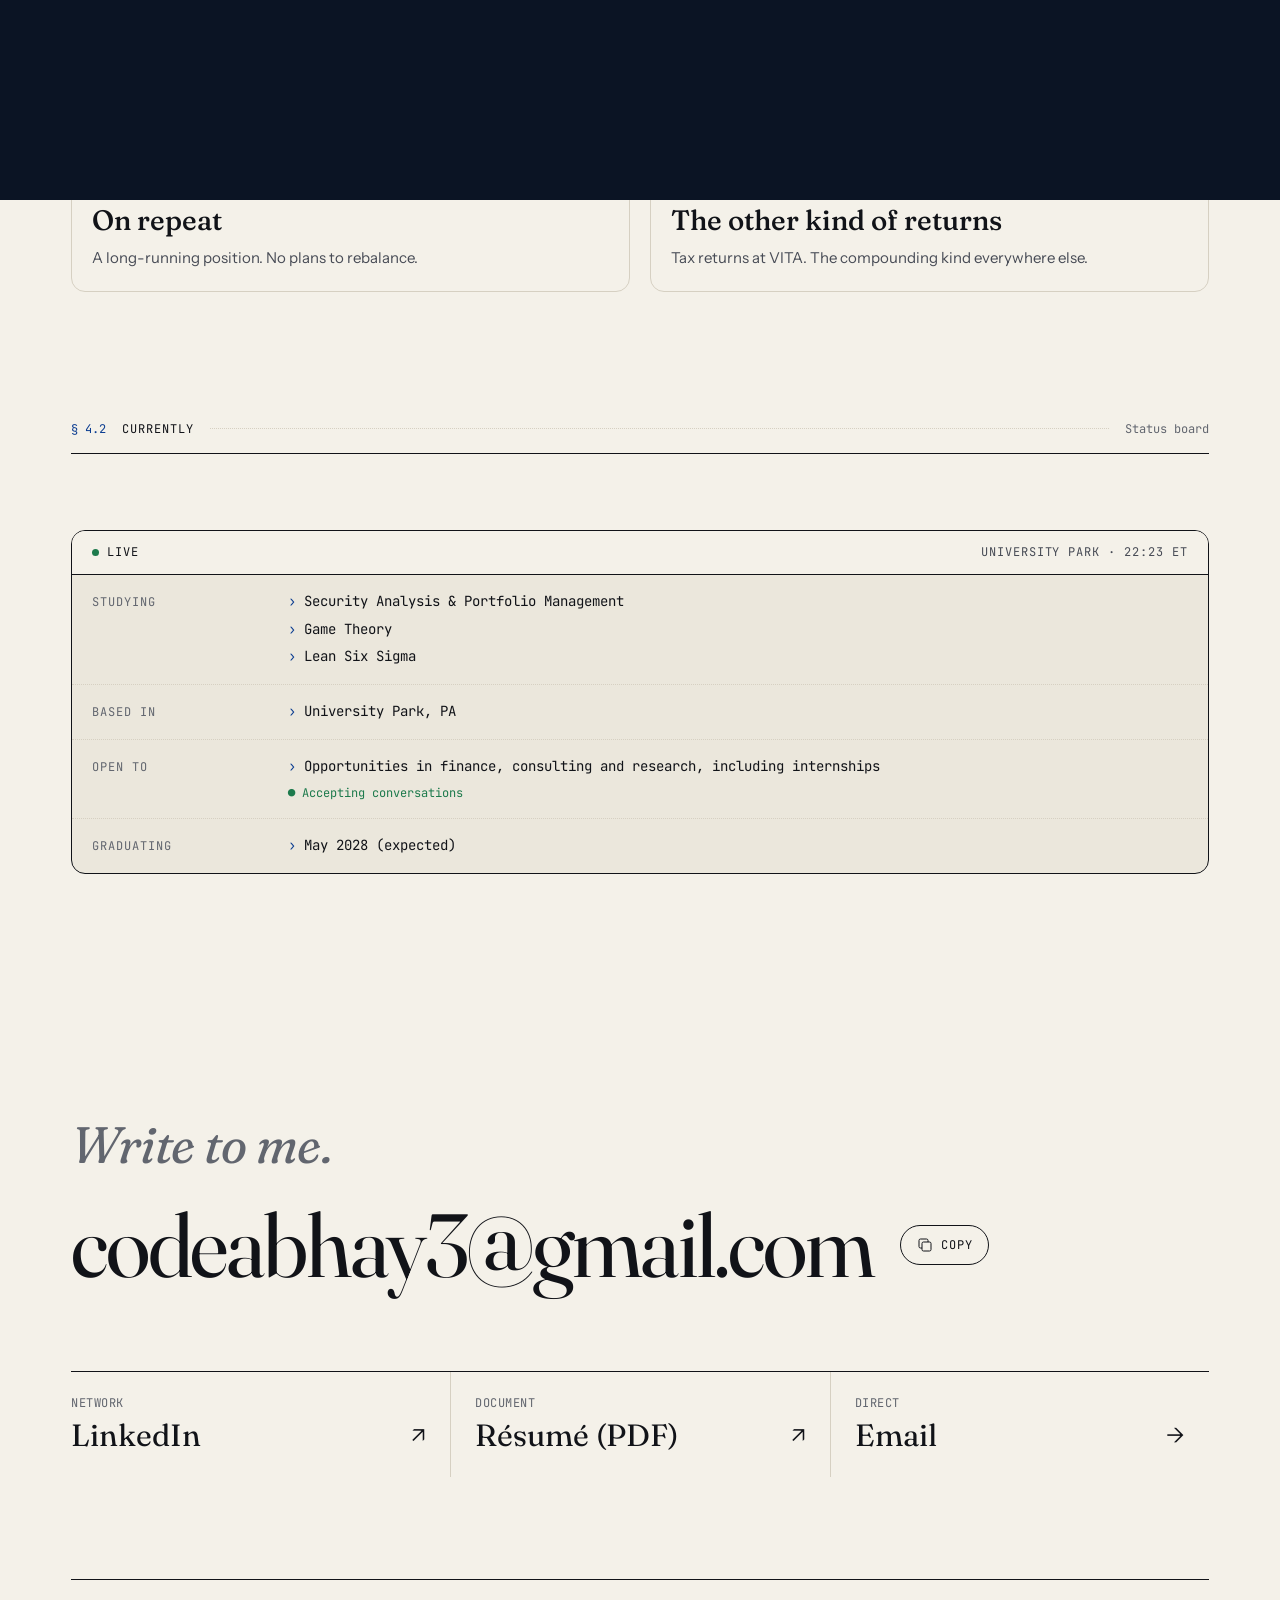
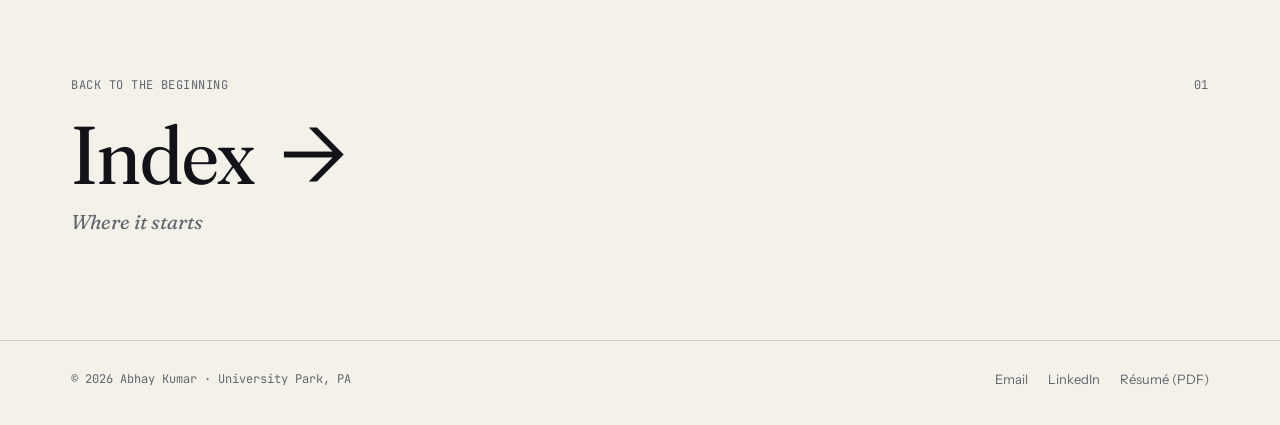
<file: about.html>
<!doctype html>
<html lang="en">
<head>
<meta charset="utf-8">
<meta name="viewport" content="width=device-width, initial-scale=1">
<title>About &amp; Contact — Abhay Kumar</title>
<meta name="description" content="About Abhay Kumar, a Penn State finance and economics student doing quantitative research, and how to get in touch.">
<meta property="og:type" content="website">
<meta property="og:title" content="About &amp; Contact — Abhay Kumar">
<meta property="og:description" content="About Abhay Kumar, a Penn State finance and economics student doing quantitative research, and how to get in touch.">
<meta property="og:url" content="https://abhay-kumar-2501.github.io/about.html">
<meta property="og:image" content="https://abhay-kumar-2501.github.io/assets/og.png">
<meta name="twitter:card" content="summary_large_image">
<meta name="theme-color" content="#f4f1e9">
<link rel="icon" href="assets/favicon.svg" type="image/svg+xml">
<script>document.documentElement.classList.add('js');(function(){try{var t=localStorage.getItem('ak-theme');if(t)document.documentElement.dataset.theme=t;if(sessionStorage.getItem('ak-t'))document.documentElement.classList.add('is-entering')}catch(e){}})()</script>
<link rel="preconnect" href="https://fonts.googleapis.com"><link rel="preconnect" href="https://fonts.gstatic.com" crossorigin>
<link href="https://fonts.googleapis.com/css2?family=Fraunces:ital,opsz,wght,SOFT,WONK@0,9..144,400..500,0..100,0..1;1,9..144,400,0..100,0..1&family=Instrument+Sans:wght@400;500;600&family=JetBrains+Mono:wght@400;500&display=swap" rel="stylesheet">
<link rel="stylesheet" href="assets/css/base.css?v=7">
<link rel="stylesheet" href="assets/css/about.css?v=7">
</head>
<body data-page="about" data-root="" >
<main id="main">

  <!-- ===================== Hero ===================== -->
  <section class="ab-hero">
    <div class="wrap ab-hero-grid">
      <div class="ab-hero-text">
        <p class="eyebrow" data-reveal>04 — About &amp; Contact</p>
        <p class="ab-hello" data-reveal style="--d:.05s"><span class="ab-hi">Hi — I&rsquo;m Abhay.</span> Thanks for reading this far. The rest of the site is the report; this page is the person who wrote it.</p>
        <h1 class="display ab-title"><span class="sr-only">Numbers first. People always.</span><span data-split aria-hidden="true">Numbers first.</span> <em class="accent" data-split aria-hidden="true" style="--d:.25s">People always.</em></h1>

        <div class="ab-bio">
          <p data-reveal style="--d:.3s">I'm a double major at Penn State: finance at Smeal, economics in the College of the Liberal Arts. I like questions that end in a number, and numbers that survive a second look.</p>
          <p data-reveal style="--d:.4s">Most of my work is quantitative research. I tested whether news sentiment predicts the S&amp;P 500 (out of sample, it didn't), and I build simulations where AI agents replay an economics experiment. The model is the easy part. Doubting it is the work.</p>
          <p data-reveal style="--d:.5s">Away from the models, I run shifts as a senior student manager in a campus dining facility, 40+ people at a time. It taught me that operations are finance in real time. I&rsquo;ve also mentored first-year students through LEAP and prepared tax returns as a VITA volunteer.</p>
        </div>
      </div>

      <!-- Replace with portrait: assets/img/portrait.jpg -->
      <figure class="portrait" data-reveal style="--d:.2s" aria-label="Monogram plate for Abhay Kumar">
        <div class="plate">
          <span class="crop crop--tl" aria-hidden="true"></span><span class="crop crop--tr" aria-hidden="true"></span>
          <span class="crop crop--bl" aria-hidden="true"></span><span class="crop crop--br" aria-hidden="true"></span>
          <p class="plate-top label"><span>Plate I</span><span>Class of 2028</span></p>
          <p class="plate-mono" aria-hidden="true">A<span>K</span></p>
          <svg class="plate-line" viewBox="0 0 300 80" preserveAspectRatio="none" aria-hidden="true">
            <path d="M0 62 L28 58 L52 64 L80 48 L104 52 L130 38 L156 44 L182 30 L208 34 L236 20 L262 24 L300 10" pathLength="1"/>
          </svg>
          <p class="plate-foot"><span class="plate-name">Abhay Kumar</span><span class="label">Finance · Economics</span></p>
        </div>
        <figcaption class="note">Fig. 4.1 — The author, in monogram.</figcaption>
      </figure>
    </div>
  </section>

  <!-- ===================== Off the clock ===================== -->
  <section class="ab-off" id="off-the-clock" aria-labelledby="off-h">
    <div class="wrap">
      <div class="sect-head" data-reveal>
        <span class="num">§ 4.1</span><span class="title" id="off-h">Off the clock</span><span class="sect-plain">What I do when I&rsquo;m not modelling</span><span class="fill"></span><span class="aside">Five interests</span>
      </div>

      <ul class="tiles">
        <li class="tile tile--fly" tabindex="0" data-reveal data-observe>
          <div class="tile-art" aria-hidden="true">
            <svg viewBox="0 0 320 140" preserveAspectRatio="xMidYMid meet">
              <path class="fly-ground" d="M10 118 H310"/>
              <path class="fly-path" d="M34 112 C 100 10, 230 10, 290 96" pathLength="1"/>
              <g class="fly-plane"><path d="M-7 0 L7 0 M0 -5 L0 5 M-4 -0 L-6 -3 M-4 0 L-6 3" /></g>
              <circle class="fly-dot" cx="34" cy="112" r="3"/>
              <circle class="fly-dot fly-dot--end" cx="290" cy="96" r="3"/>
              <text class="fly-lbl" x="34" y="134" text-anchor="middle">KUNV</text>
              <text class="fly-lbl fly-lbl--end" x="290" y="134" text-anchor="middle">?</text>
            </svg>
          </div>
          <div class="tile-txt">
            <p class="label">01 · Aviation</p>
            <h3 class="h3">Cleared for departure</h3>
            <p class="tile-line">The most beautiful logistics problem ever built. Destination pending.</p>
          </div>
        </li>

        <li class="tile tile--ball" tabindex="0" data-reveal data-observe style="--d:.08s">
          <div class="tile-art" aria-hidden="true">
            <svg viewBox="0 0 320 140" preserveAspectRatio="xMidYMid meet">
              <rect class="pitch" x="10" y="10" width="300" height="120" rx="2"/>
              <path class="pitch" d="M160 10 V130"/>
              <circle class="pitch" cx="160" cy="70" r="20"/>
              <rect class="pitch" x="10" y="42" width="34" height="56"/>
              <rect class="pitch" x="276" y="42" width="34" height="56"/>
              <path class="pass" d="M70 104 L132 48 L196 92 L262 66 L306 70" pathLength="1"/>
              <circle class="pass-pt" cx="70" cy="104" r="3"/><circle class="pass-pt" cx="132" cy="48" r="3"/>
              <circle class="pass-pt" cx="196" cy="92" r="3"/><circle class="pass-pt" cx="262" cy="66" r="3"/>
            </svg>
          </div>
          <div class="tile-txt">
            <p class="label">02 · Soccer</p>
            <h3 class="h3">Read the game</h3>
            <p class="tile-line">Ninety minutes of positioning, then a single moment of variance.</p>
          </div>
        </li>

        <li class="tile tile--cook" tabindex="0" data-reveal data-observe style="--d:.16s">
          <div class="tile-art" aria-hidden="true">
            <svg viewBox="0 0 320 140" preserveAspectRatio="xMidYMid meet">
              <path class="steam" d="M130 66 C 120 52, 140 44, 130 28" pathLength="1"/>
              <path class="steam" d="M160 62 C 150 46, 170 38, 160 18" pathLength="1"/>
              <path class="steam" d="M190 66 C 180 52, 200 44, 190 28" pathLength="1"/>
              <path class="pot" d="M96 78 H224 L214 122 H106 Z"/>
              <path class="pot" d="M84 78 H236"/>
              <path class="pot" d="M224 88 H250"/>
            </svg>
          </div>
          <div class="tile-txt">
            <p class="label">03 · Cooking</p>
            <h3 class="h3">Mise en place</h3>
            <p class="tile-line">Operations management, but you get to eat the output.</p>
          </div>
        </li>

        <li class="tile tile--wave" tabindex="0" data-reveal data-observe style="--d:.08s">
          <div class="tile-art" aria-hidden="true">
            <svg class="wave" viewBox="0 0 320 140" preserveAspectRatio="xMidYMid meet"></svg>
          </div>
          <div class="tile-txt">
            <p class="label">04 · The Weeknd</p>
            <h3 class="h3">On repeat</h3>
            <p class="tile-line">A long-running position. No plans to rebalance.</p>
          </div>
        </li>

        <li class="tile tile--give" tabindex="0" data-reveal data-observe style="--d:.16s">
          <div class="tile-art" aria-hidden="true">
            <svg viewBox="0 0 320 140" preserveAspectRatio="xMidYMid meet">
              <path class="give-base" d="M20 112 H300"/>
              <path class="give-line" d="M20 108 L70 100 L110 104 L150 84 L190 88 L230 60 L270 64 L300 36" pathLength="1"/>
              <circle class="give-dot" cx="300" cy="36" r="3.5"/>
              <text class="give-lbl" x="20" y="132">VITA</text>
              <text class="give-lbl" x="150" y="132" text-anchor="middle">THON</text>
              <text class="give-lbl" x="300" y="132" text-anchor="end">LEAP</text>
            </svg>
          </div>
          <div class="tile-txt">
            <p class="label">05 · Volunteering</p>
            <h3 class="h3">The other kind of returns</h3>
            <p class="tile-line">Tax returns at VITA. The compounding kind everywhere else.</p>
          </div>
        </li>
      </ul>
    </div>
  </section>

  <!-- ===================== Currently ===================== -->
  <section class="ab-now" aria-labelledby="now-h">
    <div class="wrap">
      <div class="sect-head" data-reveal>
        <span class="num">§ 4.2</span><span class="title" id="now-h">Currently</span><span class="fill"></span><span class="aside">Status board</span>
      </div>

      <div class="board" data-reveal>
        <div class="board-top">
          <span><span class="board-live" aria-hidden="true"></span>Live</span>
          <span class="board-clock" aria-hidden="true">University Park · <span data-clock>--:--</span> ET</span>
        </div>
        <dl class="board-rows">
          <div class="board-row">
            <dt>Studying</dt>
            <dd>
              <span>Security Analysis &amp; Portfolio Management</span>
              <span>Game Theory</span>
              <span>Lean Six Sigma</span>
            </dd>
          </div>
          <div class="board-row">
            <dt>Based in</dt>
            <dd><span>University Park, PA</span></dd>
          </div>
          <div class="board-row">
            <dt>Open to</dt>
            <dd><span>Opportunities in finance, consulting and research, including internships</span><span class="board-flag up">● Accepting conversations</span></dd>
          </div>
          <div class="board-row">
            <dt>Graduating</dt>
            <dd><span>May 2028 (expected)</span></dd>
          </div>
        </dl>
      </div>
    </div>
  </section>

  <!-- ===================== Contact ===================== -->
  <section class="ab-contact" aria-labelledby="contact-h">
    <div class="wrap">
      <div class="sect-head" data-reveal>
        <span class="num">§ 4.3</span><span class="title">Correspondence</span><span class="sect-plain">How to reach me</span><span class="fill"></span><span class="aside">Email preferred</span>
      </div>

      <h2 class="h2 ab-contact-h" id="contact-h" data-split>Write to me.</h2>

      <div class="mail" data-reveal style="--d:.15s">
        <a class="mail-link" href="mailto:codeabhay3@gmail.com" data-no-curtain data-email>codeabhay3@gmail.com</a>
        <button class="mail-copy" type="button" aria-label="Copy email address">
          <svg width="16" height="16" viewBox="0 0 16 16" fill="none" aria-hidden="true"><rect x="5" y="5" width="9" height="9" rx="1.5" stroke="currentColor"/><path d="M11 5V3.5A1.5 1.5 0 0 0 9.5 2h-6A1.5 1.5 0 0 0 2 3.5v6A1.5 1.5 0 0 0 3.5 11H5" stroke="currentColor"/></svg>
          <span class="mail-copy-t">Copy</span>
        </button>
      </div>

      <ul class="links" data-reveal style="--d:.25s">
        <li>
          <a href="https://www.linkedin.com/in/abhay-kumar-2501/" target="_blank" rel="noopener" data-linkedin>
            <span class="label">Network</span><span class="links-t">LinkedIn</span><span class="arr" aria-hidden="true">↗</span>
          </a>
        </li>
        <li>
          <a href="assets/docs/Abhay_Kumar_Resume.pdf" target="_blank" rel="noopener" data-no-curtain data-resume>
            <span class="label">Document</span><span class="links-t">Résumé (PDF)</span><span class="arr" aria-hidden="true">↗</span>
          </a>
        </li>
        <li>
          <a href="mailto:codeabhay3@gmail.com" data-no-curtain data-email>
            <span class="label">Direct</span><span class="links-t">Email</span><span class="arr" aria-hidden="true">→</span>
          </a>
        </li>
      </ul>
    </div>
  </section>

  <div class="toast" role="status" aria-live="polite"></div>
</main>
<script src="assets/js/site.js?v=7" defer></script>
<script src="assets/js/about.js?v=7" defer></script>
</body>
</html>
</file>
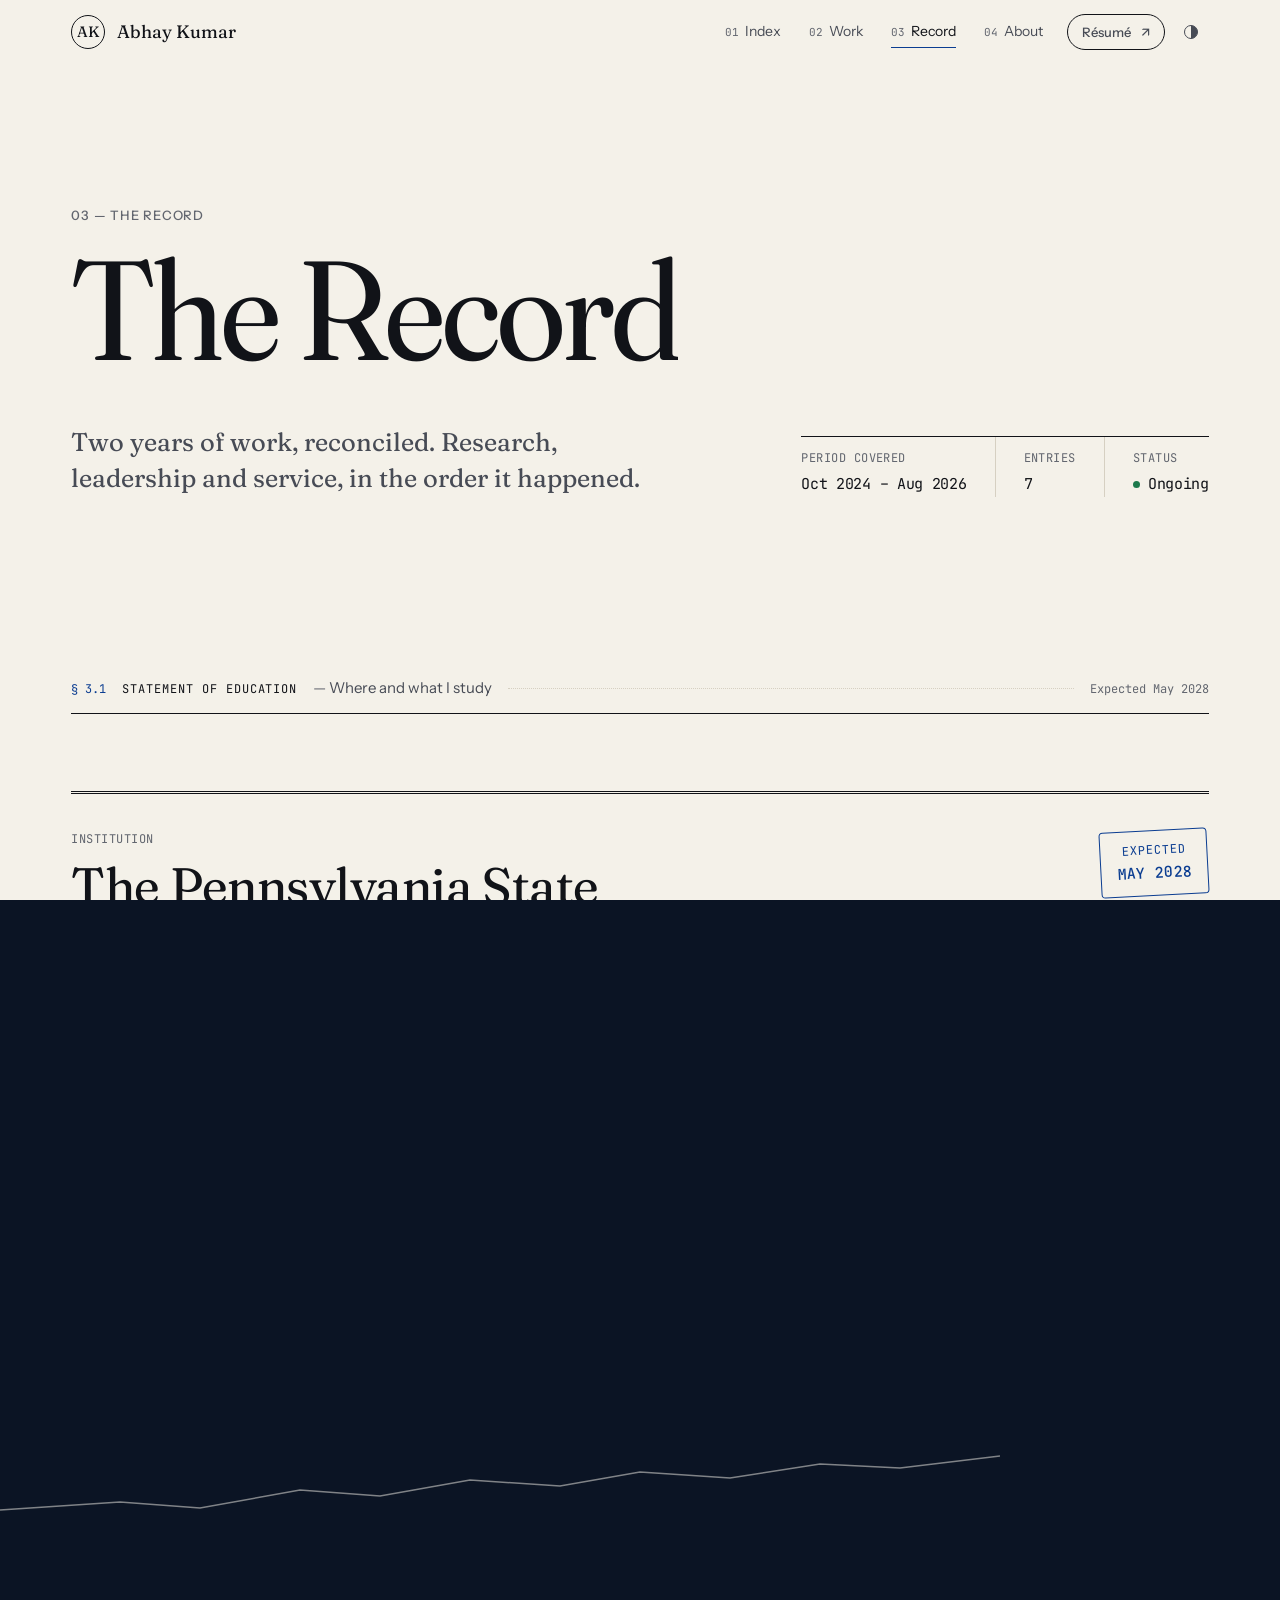
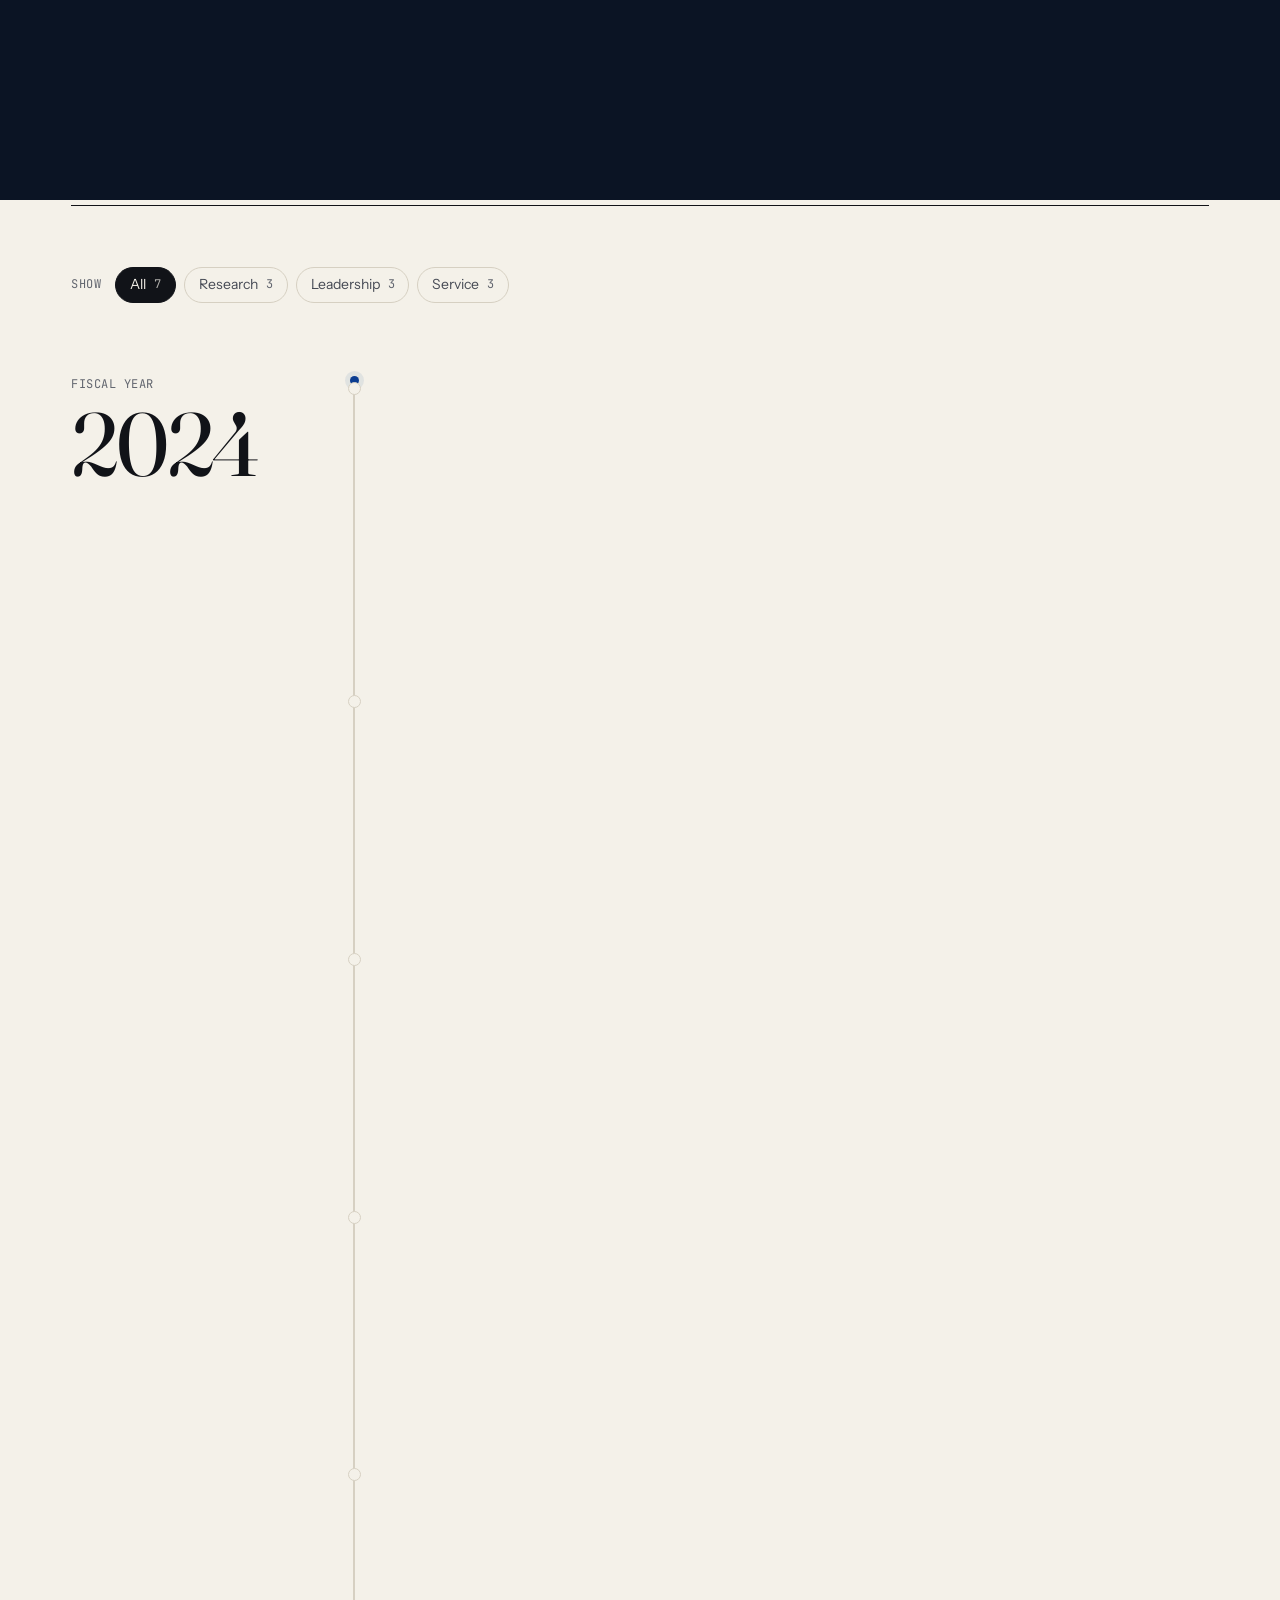
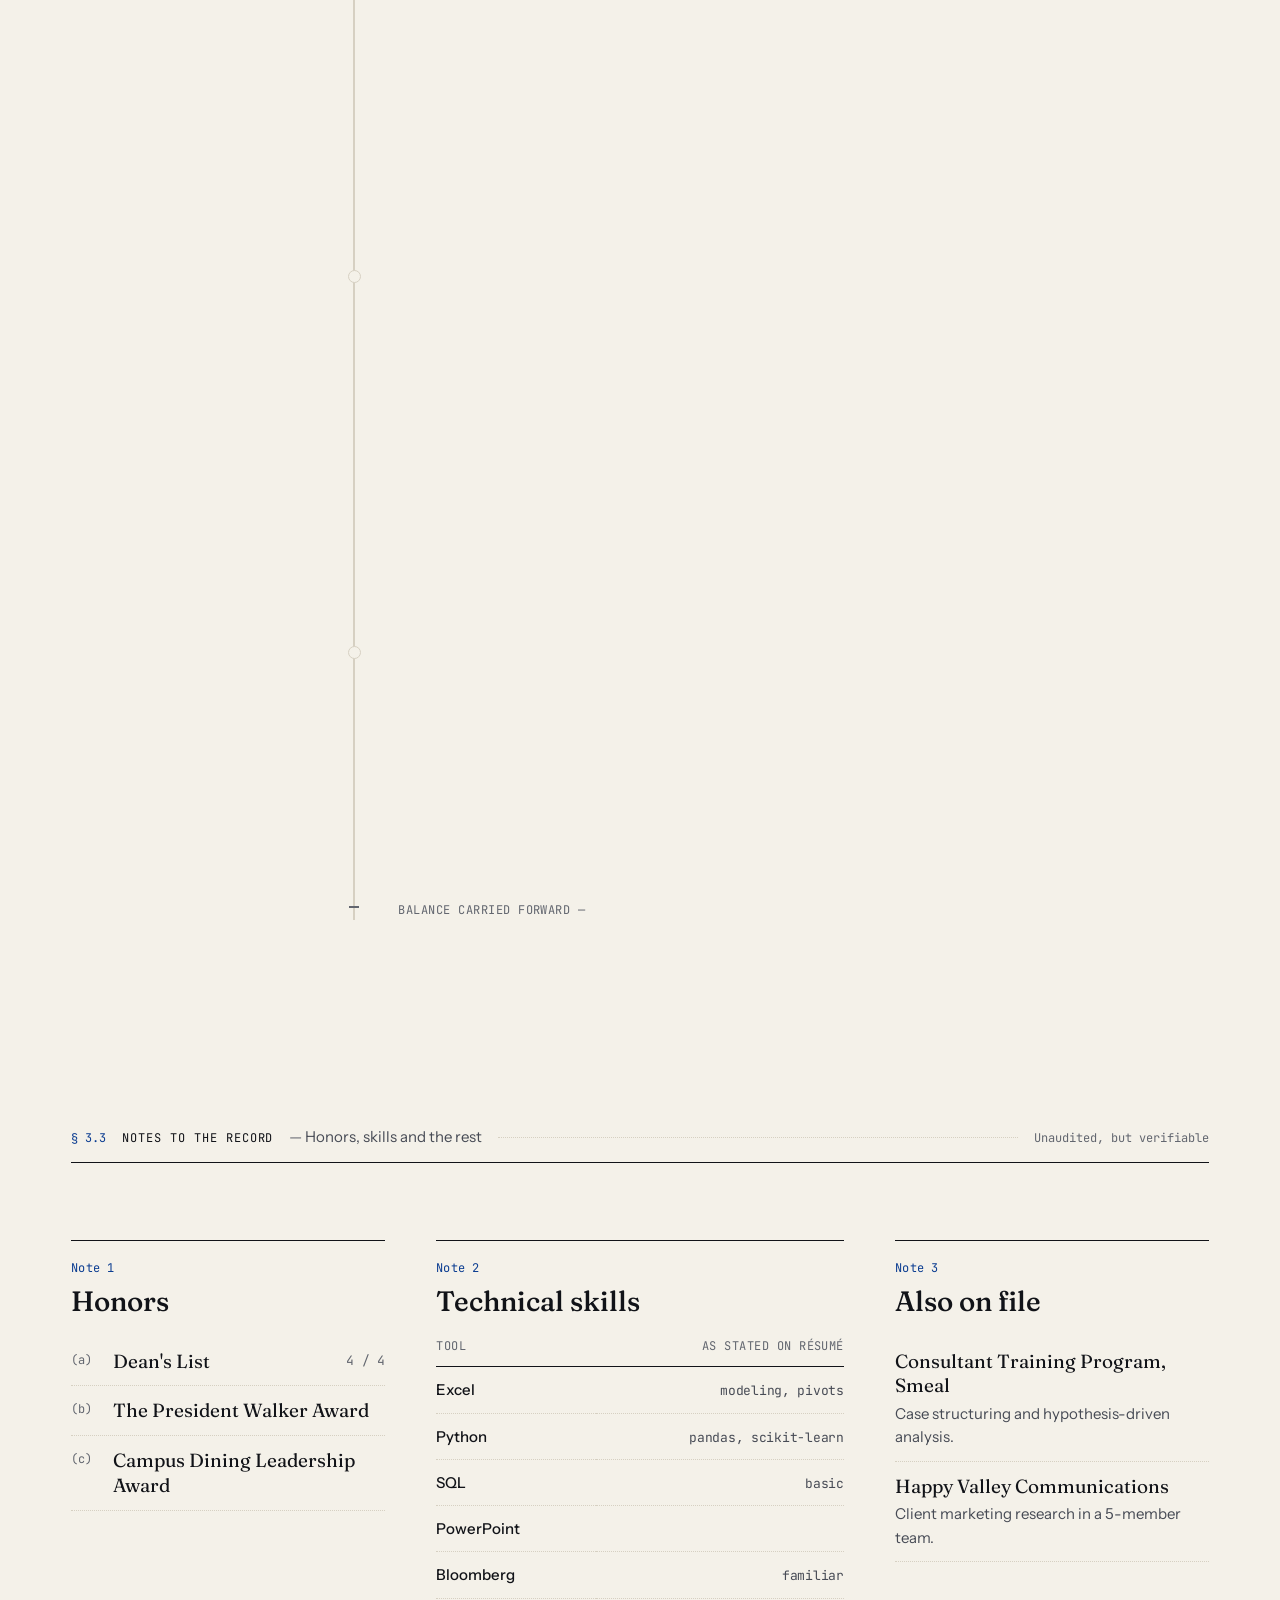
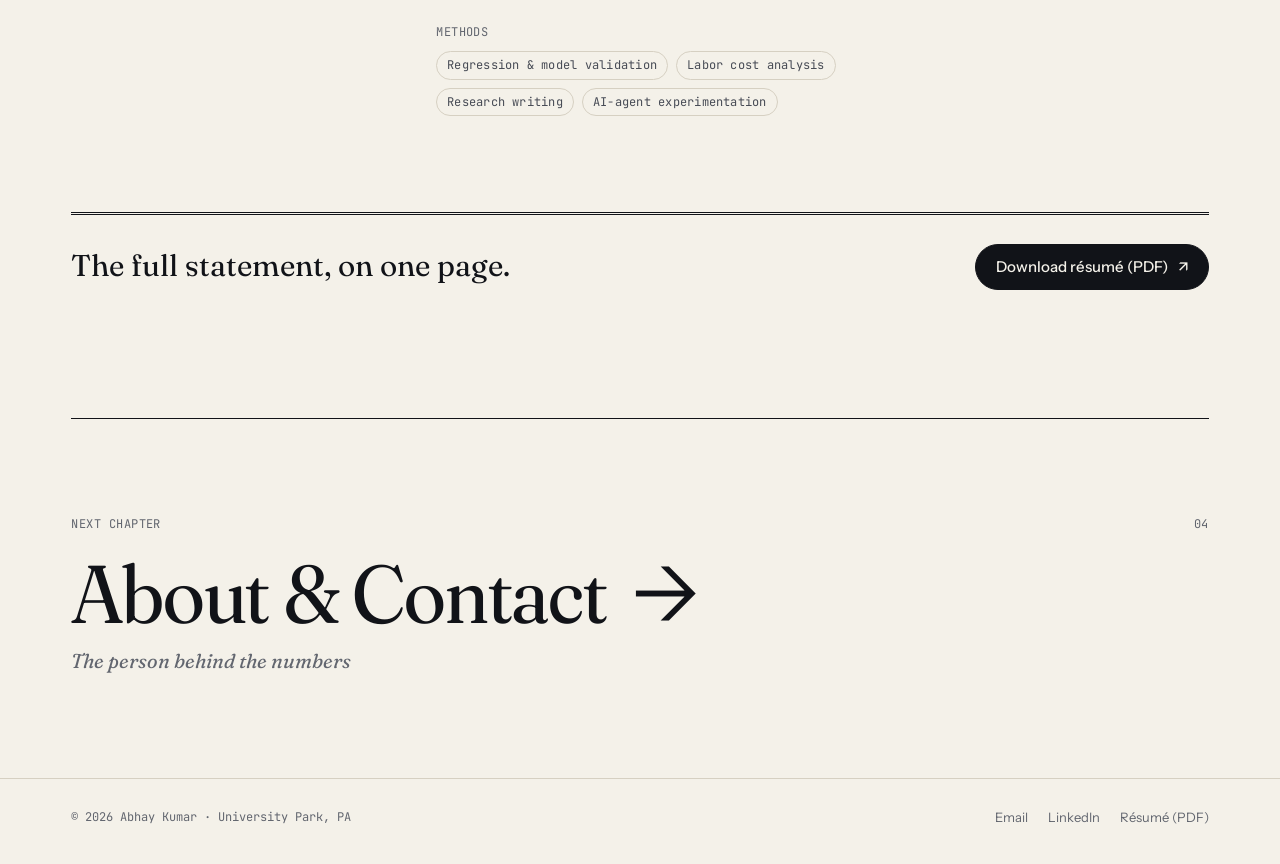
<file: record.html>
<!doctype html>
<html lang="en">
<head>
<meta charset="utf-8">
<meta name="viewport" content="width=device-width, initial-scale=1">
<title>The Record — Abhay Kumar</title>
<meta name="description" content="Education, research, leadership and service from Abhay Kumar, Penn State finance and economics student, presented as an audited ledger.">
<meta property="og:type" content="website">
<meta property="og:title" content="The Record — Abhay Kumar">
<meta property="og:description" content="Education, research, leadership and service from Abhay Kumar, Penn State finance and economics student, presented as an audited ledger.">
<meta property="og:url" content="https://abhay-kumar-2501.github.io/record.html">
<meta property="og:image" content="https://abhay-kumar-2501.github.io/assets/og.png">
<meta name="twitter:card" content="summary_large_image">
<meta name="theme-color" content="#f4f1e9">
<link rel="icon" href="assets/favicon.svg" type="image/svg+xml">
<script>document.documentElement.classList.add('js');(function(){try{var t=localStorage.getItem('ak-theme');if(t)document.documentElement.dataset.theme=t;if(sessionStorage.getItem('ak-t'))document.documentElement.classList.add('is-entering')}catch(e){}})()</script>
<link rel="preconnect" href="https://fonts.googleapis.com"><link rel="preconnect" href="https://fonts.gstatic.com" crossorigin>
<link href="https://fonts.googleapis.com/css2?family=Fraunces:ital,opsz,wght,SOFT,WONK@0,9..144,400..500,0..100,0..1;1,9..144,400,0..100,0..1&family=Instrument+Sans:wght@400;500;600&family=JetBrains+Mono:wght@400;500&display=swap" rel="stylesheet">
<link rel="stylesheet" href="assets/css/base.css?v=7">
<link rel="stylesheet" href="assets/css/record.css?v=7">
</head>
<body data-page="record" data-root="" >
<main id="main">

  <!-- ===================== Hero ===================== -->
  <section class="rec-hero">
    <div class="wrap">
      <p class="eyebrow" data-reveal>03 — The Record</p>
      <h1 class="display rec-title" data-split>The Record</h1>
      <div class="rec-hero-foot">
        <p class="lede" data-reveal style="--d:.25s">Two years of work, reconciled. Research, leadership and service, in the order it happened.</p>
        <dl class="rec-period" data-reveal style="--d:.4s">
          <div><dt class="label">Period covered</dt><dd class="figure">Oct 2024 – Aug 2026</dd></div>
          <div><dt class="label">Entries</dt><dd class="figure">7</dd></div>
          <div><dt class="label">Status</dt><dd class="figure"><span class="rec-live" aria-hidden="true"></span>Ongoing</dd></div>
        </dl>
      </div>
    </div>
  </section>

  <!-- ===================== Education (statement header) ===================== -->
  <section class="rec-edu" aria-labelledby="edu-h">
    <div class="wrap">
      <div class="sect-head" data-reveal>
        <span class="num">§ 3.1</span><span class="title">Statement of Education</span><span class="sect-plain">Where and what I study</span><span class="fill"></span><span class="aside">Expected May 2028</span>
      </div>

      <article class="stmt" data-reveal>
        <header class="stmt-head">
          <div>
            <p class="label">Institution</p>
            <h2 class="h2" id="edu-h">The Pennsylvania State University</h2>
            <p class="stmt-loc">University Park, PA</p>
          </div>
          <div class="stmt-stamp" aria-hidden="true">
            <span>Expected</span><b>May 2028</b>
          </div>
        </header>

        <div class="stmt-degrees">
          <div class="stmt-deg">
            <p class="label">Degree I</p>
            <p class="h3">B.S. Finance</p>
            <p class="stmt-sub">Smeal College of Business</p>
          </div>
          <div class="stmt-deg">
            <p class="label">Degree II</p>
            <p class="h3">B.S. Economics</p>
            <p class="stmt-sub">College of the Liberal Arts · <span class="tag">STEM-designated</span></p>
          </div>
        </div>

        <div class="stmt-figs">
          <div class="stmt-fig">
            <p class="label">Cumulative GPA</p>
            <p class="stmt-gpa"><span class="figure" data-count="3.99" data-decimals="2">3.99</span><span class="stmt-of figure">/ 4.00</span></p>
          </div>
          <div class="stmt-fig">
            <p class="label">Dean's List</p>
            <div class="deans" data-observe role="img" aria-label="Dean's List in 4 of 4 semesters">
              <i></i><i></i><i></i><i></i>
              <span class="figure deans-n">4 / 4 semesters</span>
            </div>
          </div>
        </div>

        <div class="stmt-course">
          <div>
            <p class="label"><span class="dot dot--done" aria-hidden="true"></span>Coursework — completed</p>
            <ul>
              <li>Corporation Finance</li>
              <li>Financial Management of the Business Enterprise</li>
              <li>Data Science for Finance</li>
            </ul>
          </div>
          <div>
            <p class="label"><span class="dot dot--prog" aria-hidden="true"></span>Coursework — in progress</p>
            <ul>
              <li>Security Analysis &amp; Portfolio Management</li>
              <li>Game Theory</li>
              <li>Lean Six Sigma</li>
            </ul>
          </div>
        </div>
      </article>
    </div>
  </section>

  <!-- ===================== Timeline ===================== -->
  <section class="rec-time" aria-labelledby="time-h">
    <div class="wrap">
      <div class="sect-head" data-reveal>
        <span class="num">§ 3.2</span><span class="title" id="time-h">Ledger of Experience</span><span class="sect-plain">What I&rsquo;ve done, in order</span><span class="fill"></span><span class="aside">Oldest → newest</span>
      </div>

      <div class="filter" role="group" aria-label="Filter entries" data-reveal>
        <span class="label filter-l">Show</span>
        <button class="chip" aria-pressed="true" data-filter="all">All <span class="figure">7</span></button>
        <button class="chip" aria-pressed="false" data-filter="research">Research <span class="figure">3</span></button>
        <button class="chip" aria-pressed="false" data-filter="leadership">Leadership <span class="figure">3</span></button>
        <button class="chip" aria-pressed="false" data-filter="service">Service <span class="figure">3</span></button>
        <span class="filter-status sr-only" aria-live="polite"></span>
      </div>

      <div class="tl">
        <div class="tl-year" aria-hidden="true">
          <div class="tl-year-in">
            <span class="label">Fiscal year</span>
            <span class="tl-year-num figure"><span>2024</span></span>
          </div>
        </div>

        <div class="tl-body">
          <div class="spine" aria-hidden="true"><i class="spine-fill"></i><b class="spine-head"></b></div>

          <ol class="tl-list">
            <li class="entry" id="r-dining" data-year="2024" data-cat="leadership">
              <span class="node" aria-hidden="true"></span>
              <div class="entry-meta">
                <span class="figure entry-date">Oct 2024 – Present</span>
                <span class="entry-cat">Leadership</span>
              </div>
              <div class="entry-main">
                <p class="entry-org">Penn State Auxiliary &amp; Business Services</p>
                <h3 class="h3">Senior Student Manager</h3>
                <ul class="entry-pts">
                  <li>Control labor spend across <b class="figure">200+</b> weekly shifts using demand forecasts and labor cost analysis.</li>
                  <li>Direct <b class="figure">40+</b> employees per shift in a ~250-staff campus dining facility.</li>
                  <li>Trained <b class="figure">25+</b> new hires by standardising onboarding: service, food safety, POS.</li>
                </ul>
              </div>
              <div class="entry-fig"><span class="figure">40+</span><span class="label">per shift</span></div>
            </li>

            <li class="entry" id="r-thon" data-year="2025" data-cat="leadership service">
              <span class="node" aria-hidden="true"></span>
              <div class="entry-meta">
                <span class="figure entry-date">THON 2025</span>
                <span class="entry-cat">Leadership · Service</span>
              </div>
              <div class="entry-main">
                <p class="entry-org">Penn State THON</p>
                <h3 class="h3">Committee Administrative Lead</h3>
                <ul class="entry-pts">
                  <li>Administrative lead for a <b class="figure">28</b>-member committee.</li>
                  <li>Supported engagement for <b class="figure">700+</b> dancers.</li>
                </ul>
              </div>
              <div class="entry-fig"><span class="figure">$17.7M</span><span class="label">raised by THON 2025</span></div>
            </li>

            <li class="entry" id="r-nmaa" data-year="2025" data-cat="research">
              <span class="node" aria-hidden="true"></span>
              <div class="entry-meta">
                <span class="figure entry-date">Sep 2025 – May 2026</span>
                <span class="entry-cat">Research</span>
              </div>
              <div class="entry-main">
                <p class="entry-org">Nittany Markets Analysis Association</p>
                <h3 class="h3">Active Member</h3>
                <ul class="entry-pts">
                  <li>Presented market outlooks to <b class="figure">100+</b> members at general body meetings.</li>
                  <li>Macro and equity trend analysis.</li>
                </ul>
              </div>
              <div class="entry-fig"><span class="figure">100+</span><span class="label">members briefed</span></div>
            </li>

            <li class="entry" id="r-vita" data-year="2025" data-cat="service">
              <span class="node" aria-hidden="true"></span>
              <div class="entry-meta">
                <span class="figure entry-date">Sep 2025 – May 2026</span>
                <span class="entry-cat">Service</span>
              </div>
              <div class="entry-main">
                <p class="entry-org">Penn State VITA</p>
                <h3 class="h3">Volunteer Tax Preparer</h3>
                <ul class="entry-pts">
                  <li>Prepared federal and state returns for students and low-income residents.</li>
                  <li>Assisted international filers.</li>
                </ul>
              </div>
              <div class="entry-fig entry-fig--word"><span class="figure">Fed + State</span><span class="label">returns prepared</span></div>
            </li>

            <li class="entry" id="r-sentiment" data-year="2026" data-cat="research">
              <span class="node" aria-hidden="true"></span>
              <div class="entry-meta">
                <span class="figure entry-date">Jan – May 2026</span>
                <span class="entry-cat">Research</span>
              </div>
              <div class="entry-main">
                <p class="entry-org">Quantitative Research Project · FIN 465 group study</p>
                <h3 class="h3">News Sentiment Analysis of S&amp;P 500 Returns</h3>
                <ul class="entry-pts">
                  <li>With a teammate, tested whether daily sentiment from ~6.5M news stories predicts next-day S&amp;P 500 returns, in Python.</li>
                  <li>Built a 15-feature Elastic Net (LASSO and Ridge penalties combined), tuned with time-series cross-validation.</li>
                  <li>On 522 unseen trading days the strategy returned −12.95% against +47.09% for buy-and-hold. The early “skill” was noise.</li>
                </ul>
                <a class="entry-link link-u" href="work/sentiment.html">Read the case study <span aria-hidden="true">→</span></a>
              </div>
              <div class="entry-fig"><span class="figure">522</span><span class="label">unseen days tested</span></div>
            </li>

            <li class="entry" id="r-agents" data-year="2026" data-cat="research">
              <span class="node" aria-hidden="true"></span>
              <div class="entry-meta">
                <span class="figure entry-date">May – Aug 2026</span>
                <span class="entry-cat">Research</span>
              </div>
              <div class="entry-main">
                <p class="entry-org">Smeal College of Business</p>
                <h3 class="h3">Undergraduate Research Assistant</h3>
                <ul class="entry-pts">
                  <li>Built a Python pricing simulation where AI agents replicate a human-participant economics experiment.</li>
                  <li>Implemented pricing and market rules to evaluate agent decisions under information asymmetry.</li>
                  <li>Refined the design across <b class="figure">20+</b> trials after faculty feedback.</li>
                </ul>
                <a class="entry-link link-u" href="work/agents.html">Read the case study <span aria-hidden="true">→</span></a>
              </div>
              <div class="entry-fig"><span class="figure">4</span><span class="label">AI agents</span></div>
            </li>

            <li class="entry" id="r-leap" data-year="2026" data-cat="leadership service">
              <span class="node" aria-hidden="true"></span>
              <div class="entry-meta">
                <span class="figure entry-date">Jun – Aug 2026</span>
                <span class="entry-cat">Leadership · Service</span>
              </div>
              <div class="entry-main">
                <p class="entry-org">Learning Edge Academic Program</p>
                <h3 class="h3">LEAP Mentor</h3>
                <ul class="entry-pts">
                  <li>Mentored ~70 of <b class="figure">2,500</b> first-year students.</li>
                  <li>Ran weekly study groups alongside instructors and staff.</li>
                </ul>
              </div>
              <div class="entry-fig"><span class="figure">~70</span><span class="label">mentees</span></div>
            </li>
          </ol>

          <p class="tl-end label" aria-hidden="true">Balance carried forward —</p>
        </div>
      </div>
    </div>
  </section>

  <!-- ===================== Notes ===================== -->
  <section class="rec-notes" aria-labelledby="notes-h">
    <div class="wrap">
      <div class="sect-head" data-reveal>
        <span class="num">§ 3.3</span><span class="title" id="notes-h">Notes to the Record</span><span class="sect-plain">Honors, skills and the rest</span><span class="fill"></span><span class="aside">Unaudited, but verifiable</span>
      </div>

      <div class="notes">
        <div class="note-blk" data-reveal>
          <p class="note-n figure">Note 1</p>
          <h3 class="h3">Honors</h3>
          <ol class="honors">
            <li><span>Dean's List</span><span class="figure">4 / 4</span></li>
            <li><span>The President Walker Award</span></li>
            <li><span>Campus Dining Leadership Award</span></li>
          </ol>
        </div>

        <div class="note-blk" data-reveal style="--d:.1s">
          <p class="note-n figure">Note 2</p>
          <h3 class="h3">Technical skills</h3>
          <table class="skills">
            <caption class="sr-only">Technical skills and stated scope</caption>
            <thead><tr><th scope="col" class="label">Tool</th><th scope="col" class="label">As stated on résumé</th></tr></thead>
            <tbody>
              <tr><th scope="row">Excel</th><td class="figure">modeling, pivots</td></tr>
              <tr><th scope="row">Python</th><td class="figure">pandas, scikit-learn</td></tr>
              <tr><th scope="row">SQL</th><td class="figure">basic</td></tr>
              <tr><th scope="row">PowerPoint</th><td class="figure"></td></tr>
              <tr><th scope="row">Bloomberg</th><td class="figure">familiar</td></tr>
            </tbody>
          </table>
          <p class="label skills-l">Methods</p>
          <div class="skills-tags">
            <span class="tag">Regression &amp; model validation</span>
            <span class="tag">Labor cost analysis</span>
            <span class="tag">Research writing</span>
            <span class="tag">AI-agent experimentation</span>
          </div>
        </div>

        <div class="note-blk" data-reveal style="--d:.2s">
          <p class="note-n figure">Note 3</p>
          <h3 class="h3">Also on file</h3>
          <dl class="also">
            <div><dt>Consultant Training Program, Smeal</dt><dd>Case structuring and hypothesis-driven analysis.</dd></div>
            <div><dt>Happy Valley Communications</dt><dd>Client marketing research in a 5-member team.</dd></div>
          </dl>
        </div>
      </div>

      <div class="rec-dl" data-reveal>
        <p class="body">The full statement, on one page.</p>
        <a class="btn btn--solid" href="assets/docs/Abhay_Kumar_Resume.pdf" target="_blank" rel="noopener" data-no-curtain data-resume>Download résumé (PDF) <span class="arr">↗</span></a>
      </div>
    </div>
  </section>

</main>
<script src="assets/js/site.js?v=7" defer></script>
<script src="assets/js/record.js?v=7" defer></script>
</body>
</html>
</file>
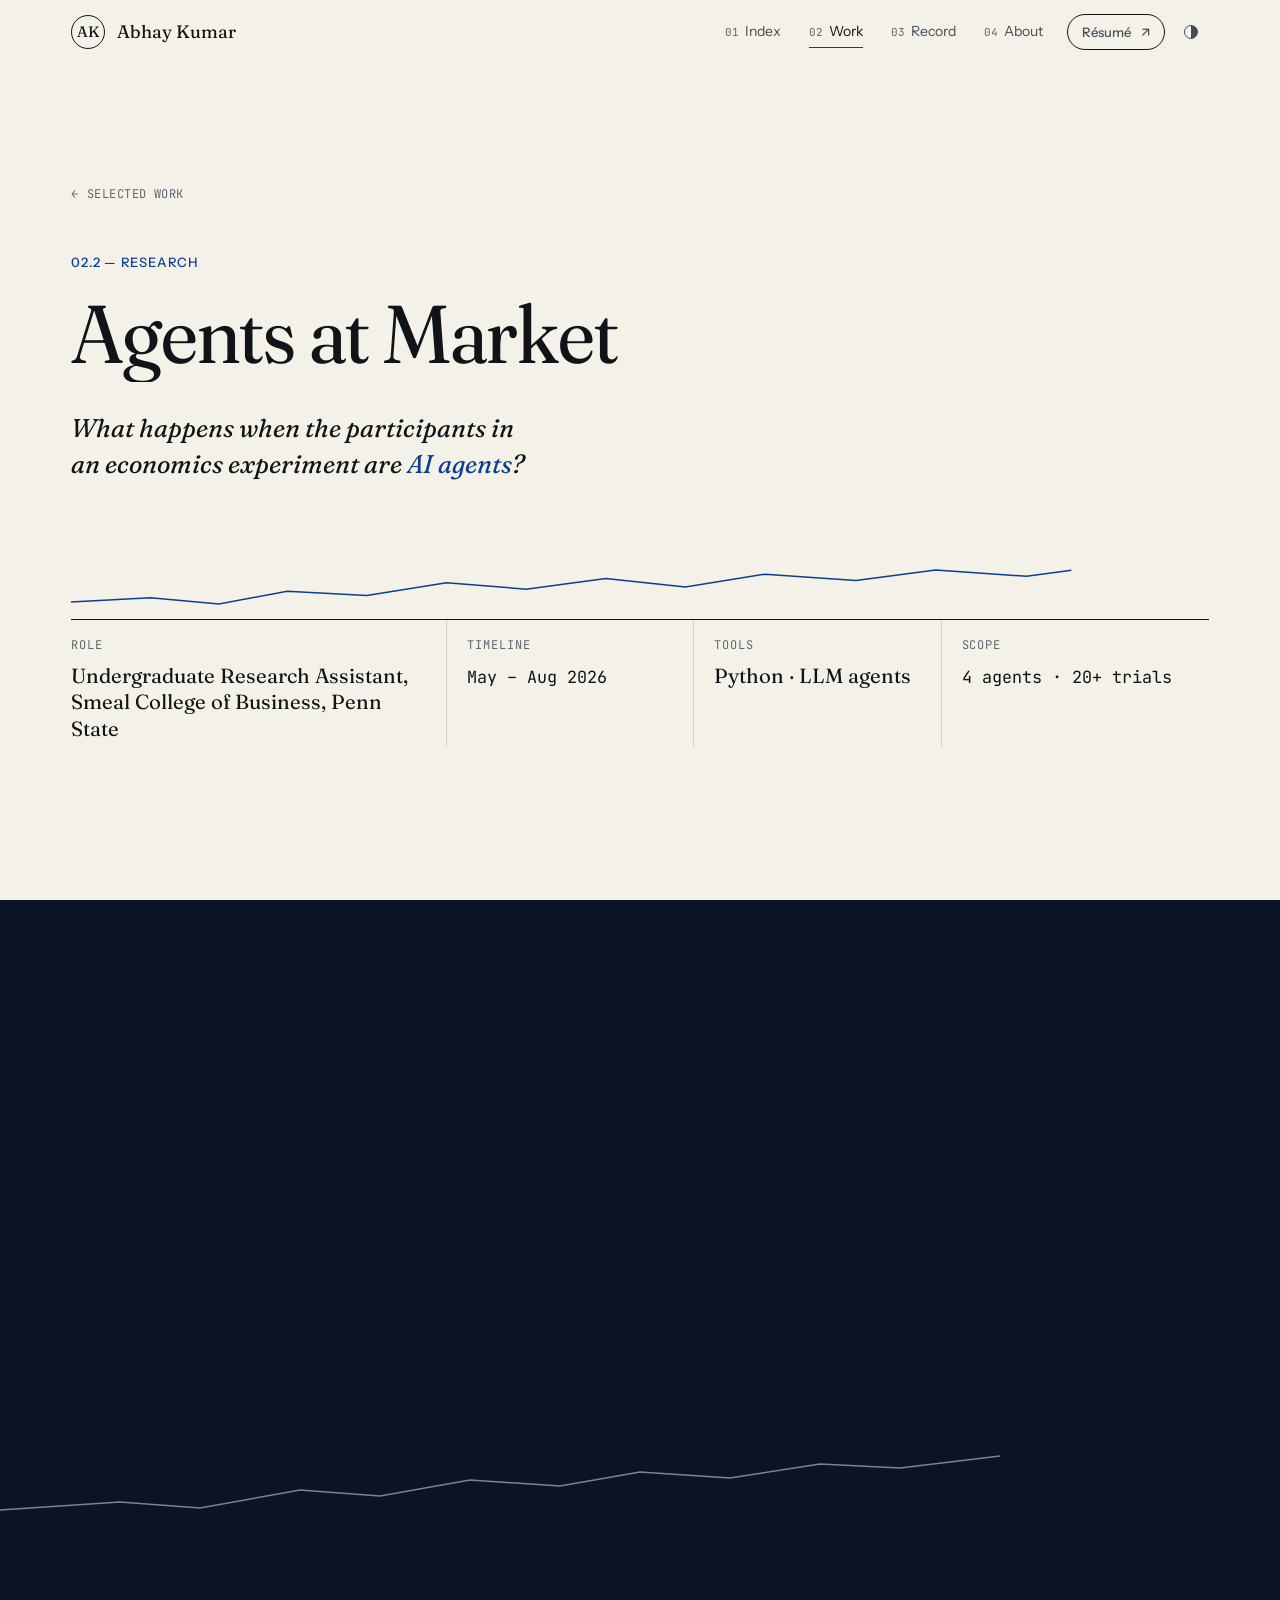
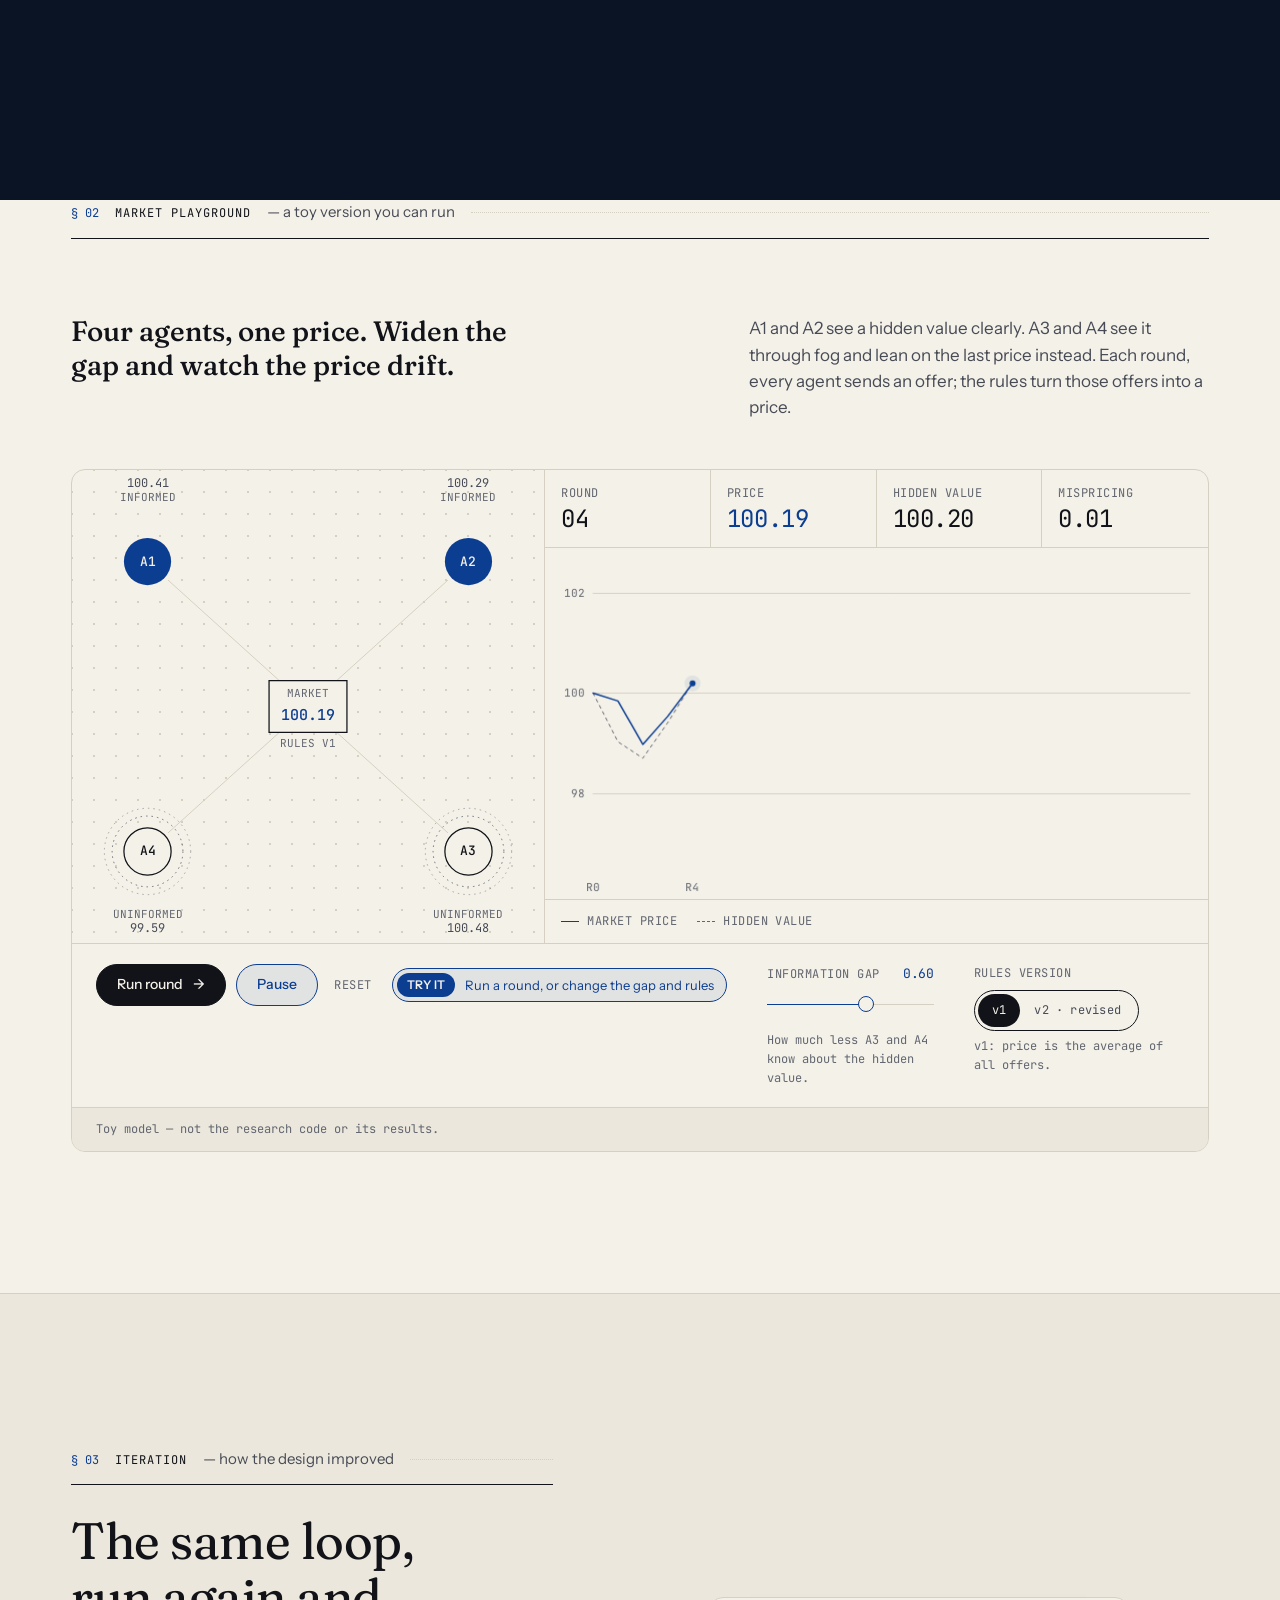
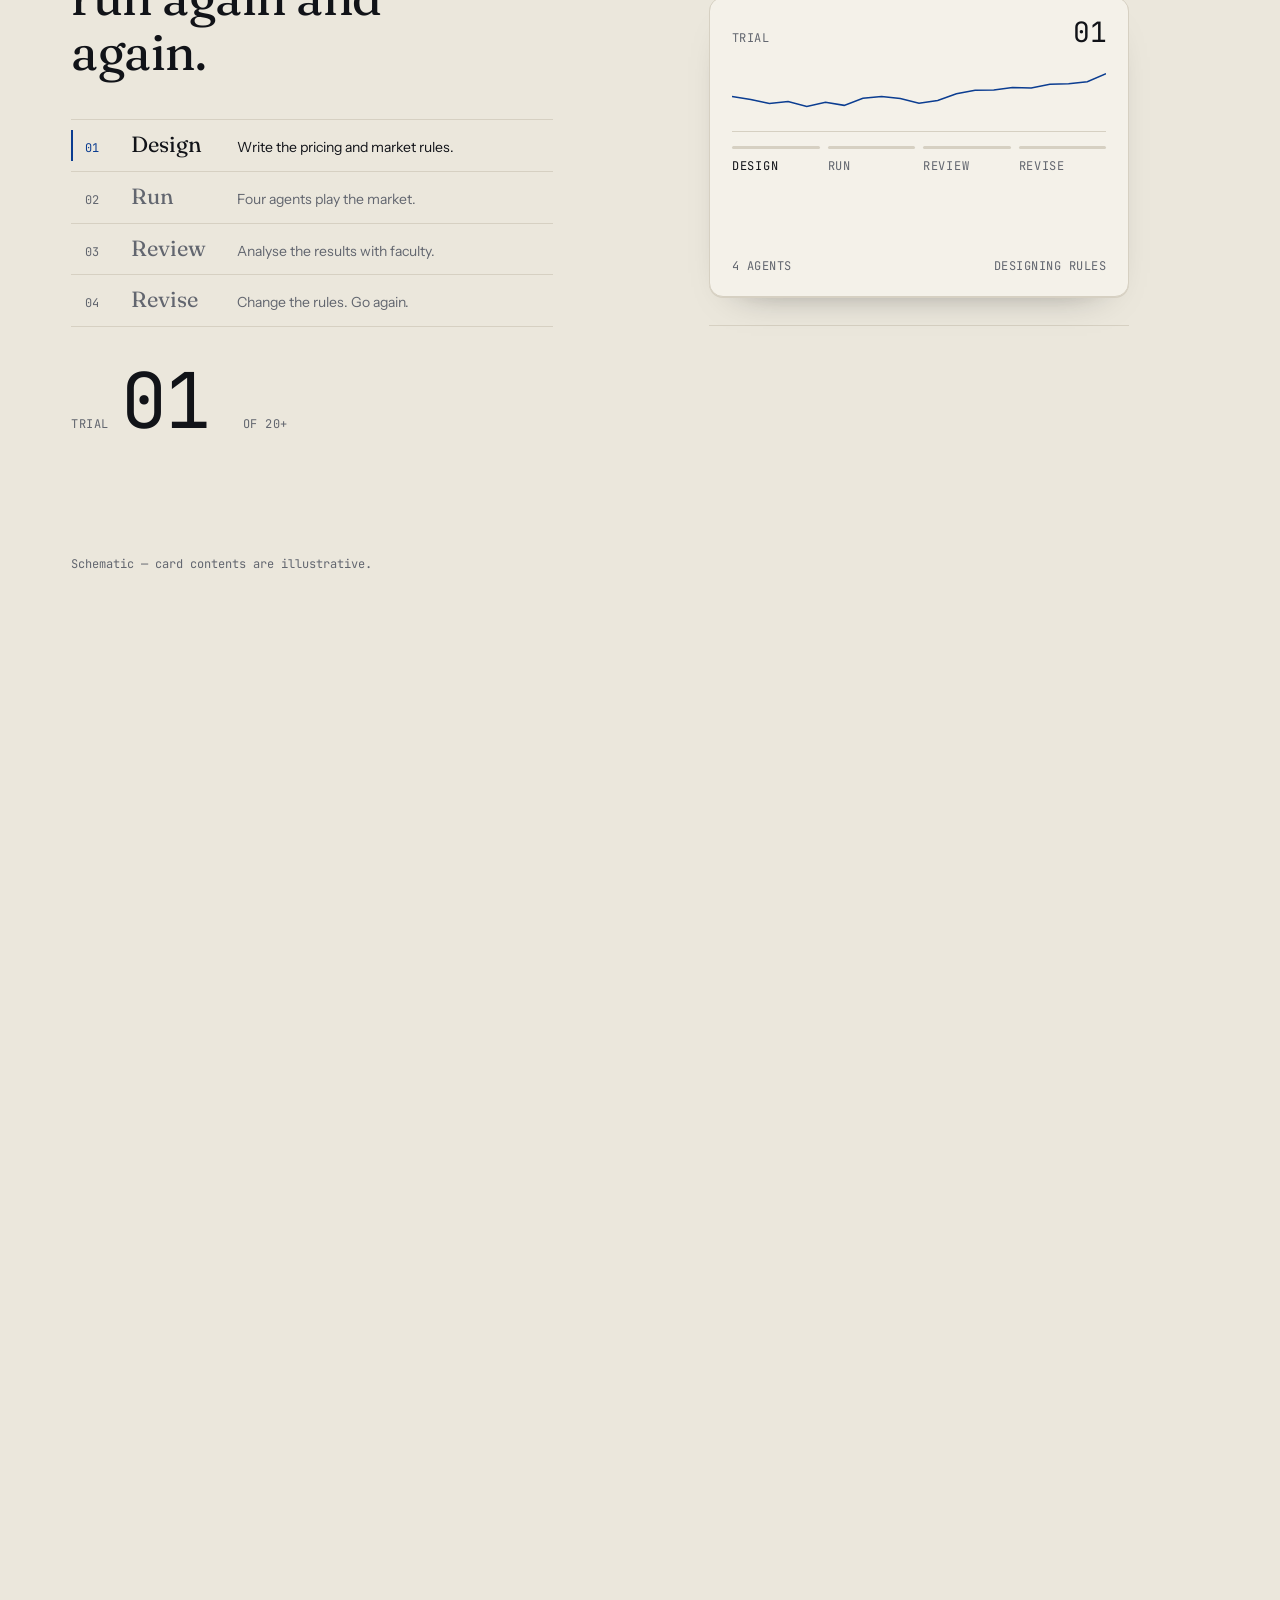
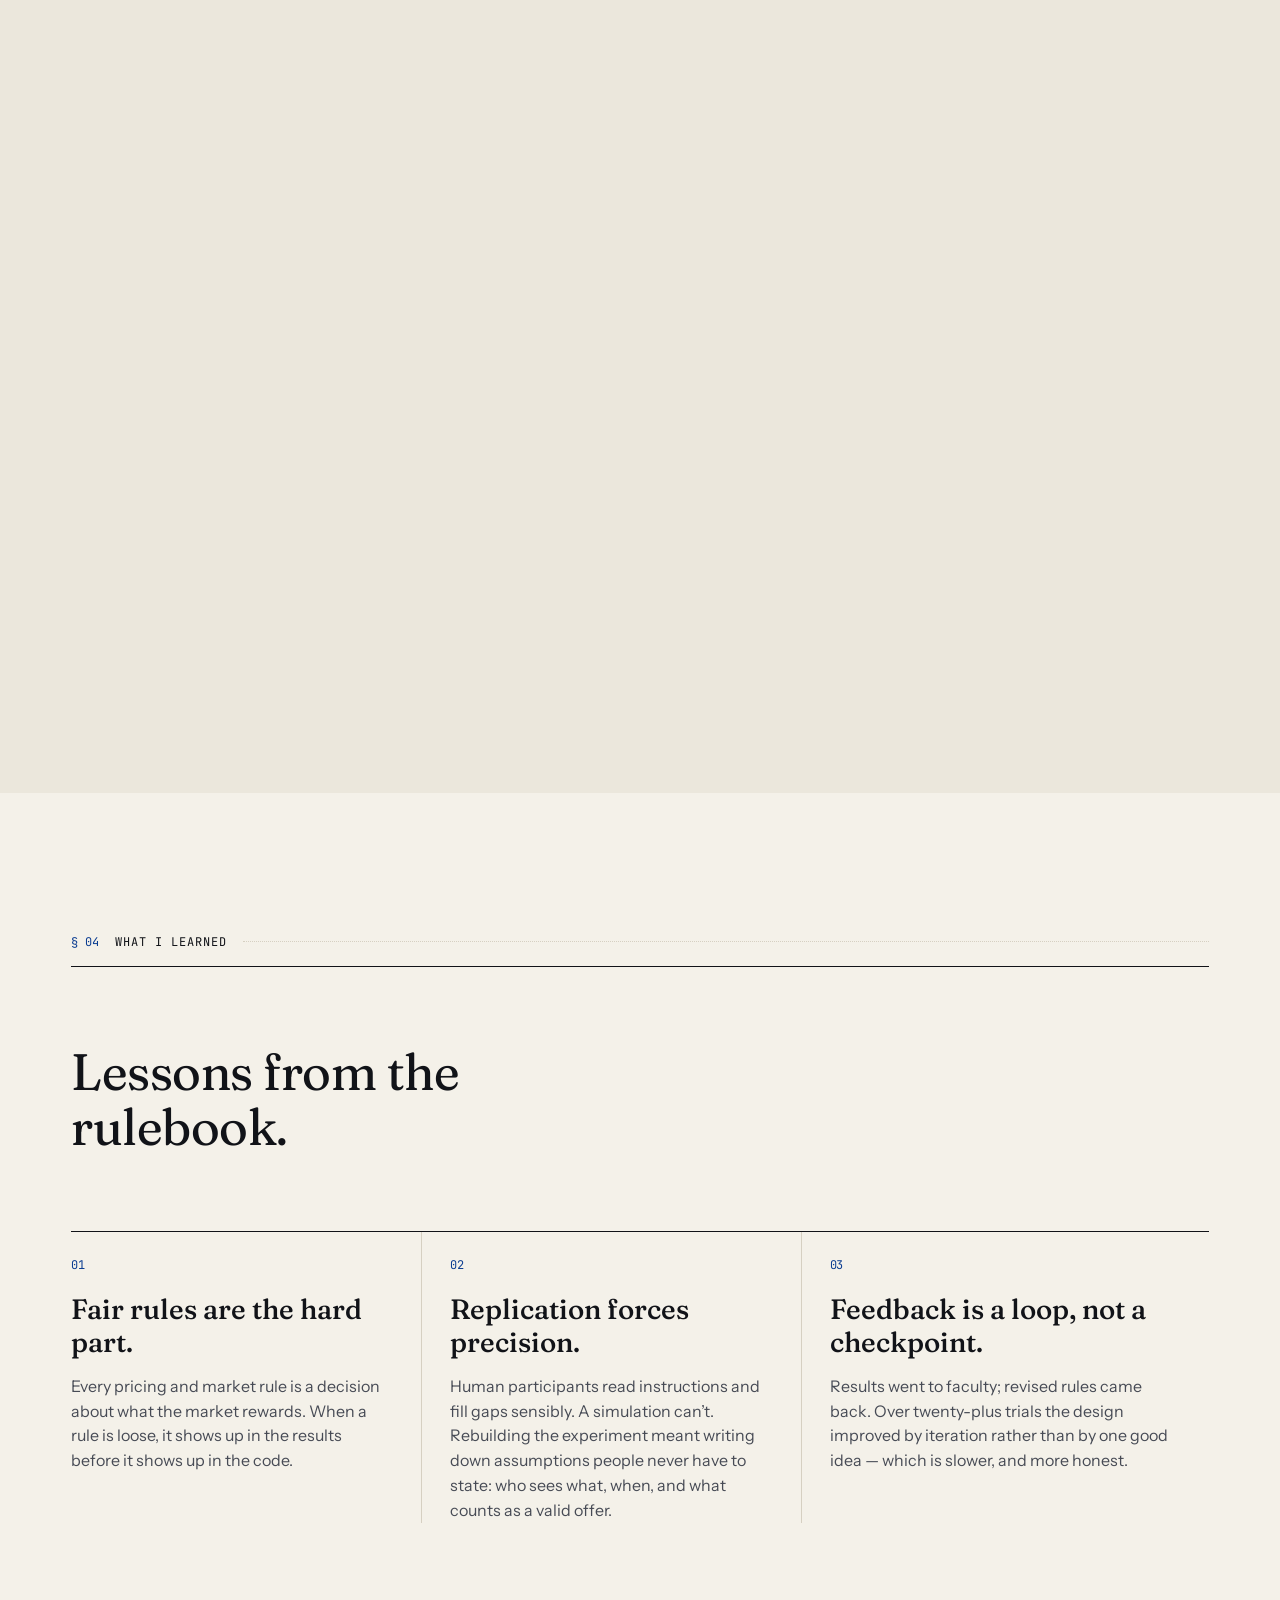
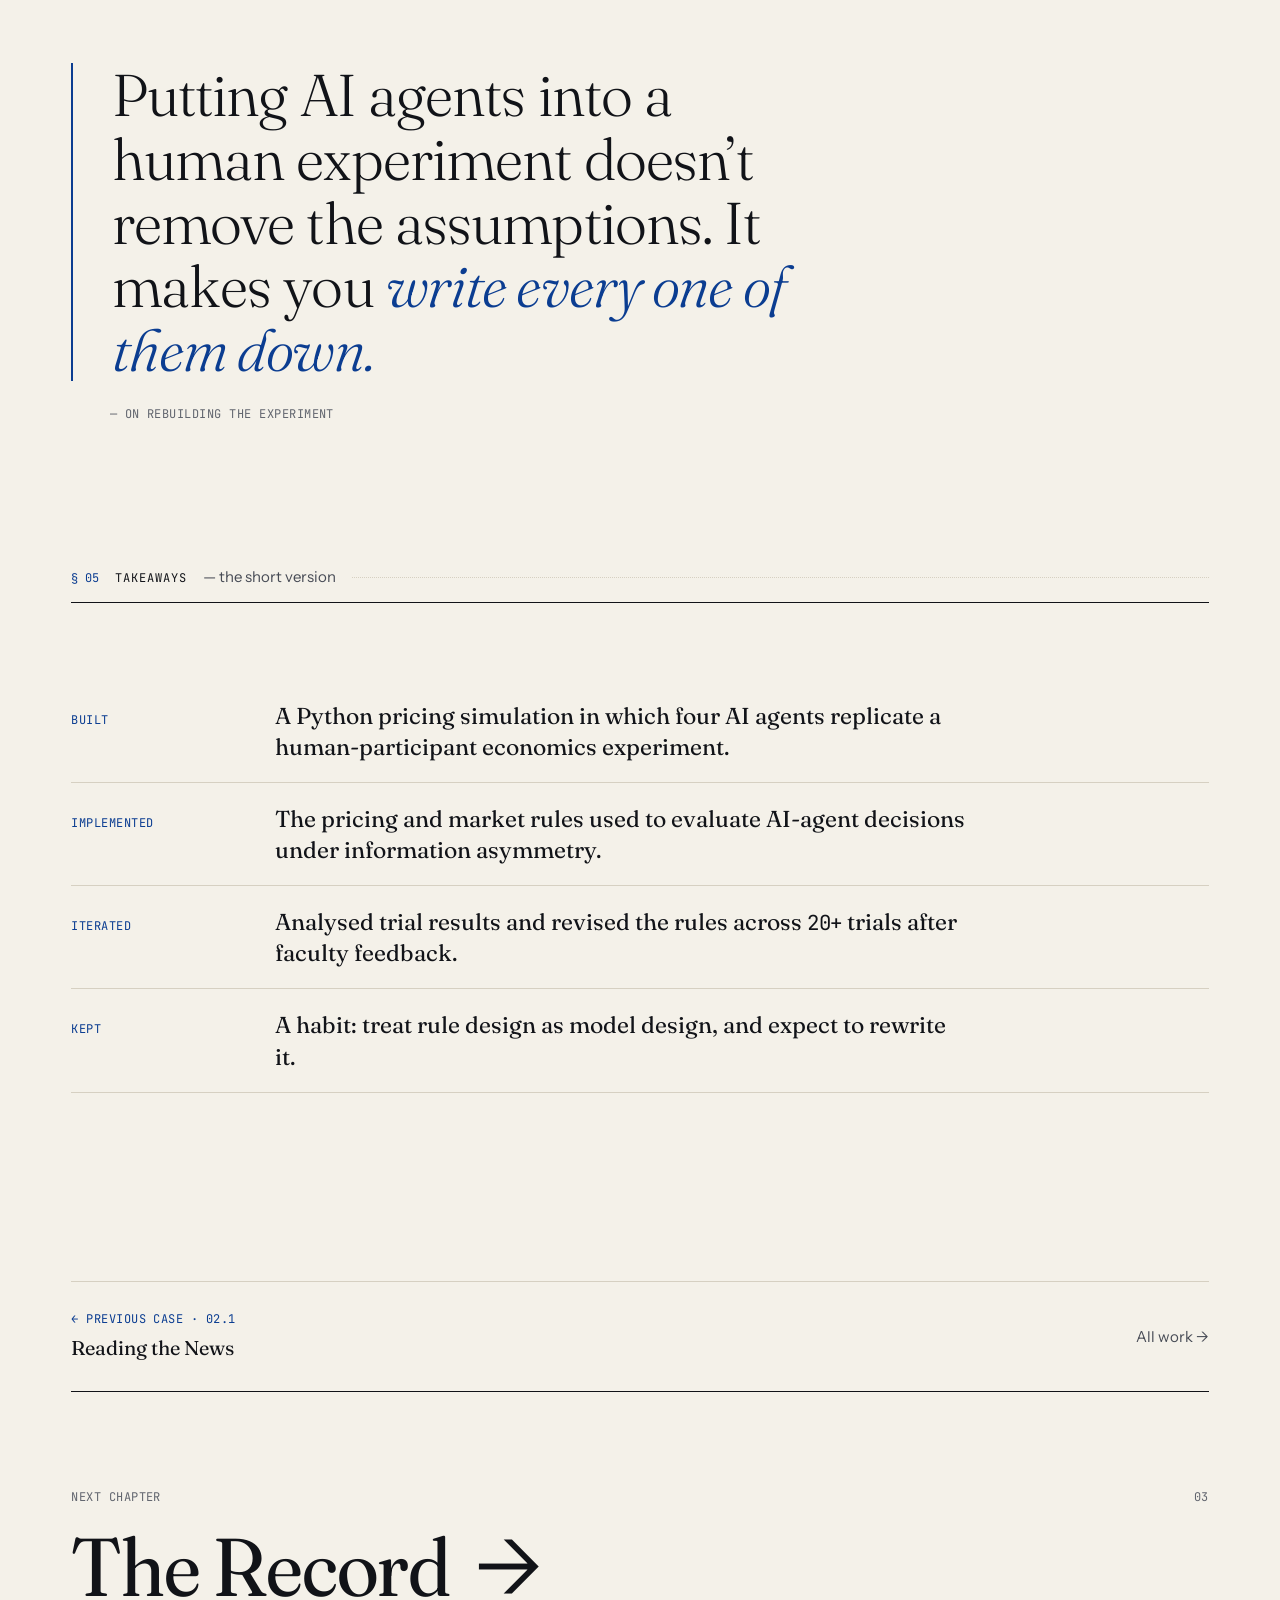
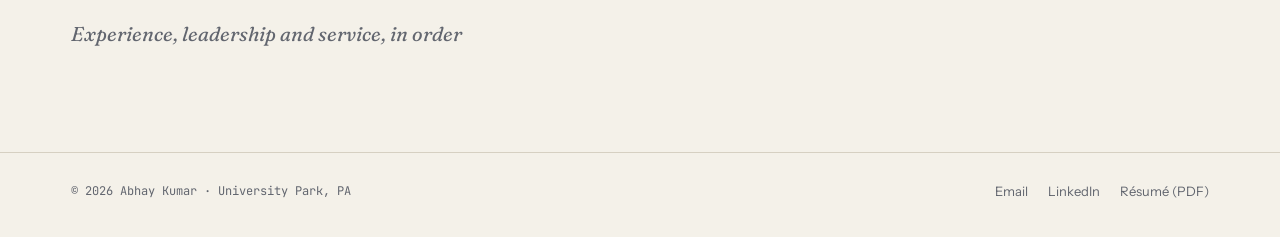
<file: work/agents.html>
<!doctype html>
<html lang="en">
<head>
<meta charset="utf-8">
<meta name="viewport" content="width=device-width, initial-scale=1">
<title>Agents at Market — Abhay Kumar</title>
<meta name="description" content="Case 02.2 — As an undergraduate research assistant at Penn State Smeal, I built a Python pricing simulation in which four AI agents replicate a human-participant economics experiment.">
<meta property="og:type" content="website">
<meta property="og:title" content="Agents at Market — Abhay Kumar">
<meta property="og:description" content="Case 02.2 — As an undergraduate research assistant at Penn State Smeal, I built a Python pricing simulation in which four AI agents replicate a human-participant economics experiment.">
<meta property="og:url" content="https://abhay-kumar-2501.github.io/work/agents.html">
<meta property="og:image" content="https://abhay-kumar-2501.github.io/assets/og.png">
<meta name="twitter:card" content="summary_large_image">
<meta name="theme-color" content="#f4f1e9">
<link rel="icon" href="../assets/favicon.svg" type="image/svg+xml">
<script>document.documentElement.classList.add('js');(function(){try{var t=localStorage.getItem('ak-theme');if(t)document.documentElement.dataset.theme=t;if(sessionStorage.getItem('ak-t'))document.documentElement.classList.add('is-entering')}catch(e){}})()</script>
<link rel="preconnect" href="https://fonts.googleapis.com"><link rel="preconnect" href="https://fonts.gstatic.com" crossorigin>
<link href="https://fonts.googleapis.com/css2?family=Fraunces:ital,opsz,wght,SOFT,WONK@0,9..144,400..500,0..100,0..1;1,9..144,400,0..100,0..1&family=Instrument+Sans:wght@400;500;600&family=JetBrains+Mono:wght@400;500&display=swap" rel="stylesheet">
<link rel="stylesheet" href="../assets/css/base.css?v=7">
<link rel="stylesheet" href="../assets/css/work.css?v=7">
<link rel="stylesheet" href="../assets/css/agents.css?v=7">
</head>
<body data-page="case" data-root="../" data-next="record" class="cs-agents">
<main id="main">

  <!-- ============ Hero ============ -->
  <header class="cs-hero ag-hero">
    <div class="wrap">
      <a class="cs-back label ag-back" href="index.html" data-reveal="fade"><span aria-hidden="true">←</span> Selected Work</a>
      <p class="eyebrow ag-hero-eyebrow" data-reveal style="--d:.05s">02.2 — Research</p>
      <h1 class="h1 cs-title ag-title" data-split>Agents at Market</h1>
      <p class="lede cs-question ag-question" data-reveal style="--d:.35s">What happens when the participants in an economics experiment are <em>AI agents</em>?</p>

      <svg class="ag-hero-line" data-observe viewBox="0 0 1000 60" preserveAspectRatio="none" aria-hidden="true">
        <path pathLength="1" d="M0 44 L70 40 L130 46 L190 34 L260 38 L330 26 L400 32 L470 22 L540 30 L610 18 L690 24 L760 14 L840 20 L910 10 L1000 14" />
      </svg>

      <dl class="cs-meta ag-meta">
        <div data-reveal style="--d:.1s"><dt class="label">Role</dt><dd>Undergraduate Research Assistant, Smeal College of Business, Penn State</dd></div>
        <div data-reveal style="--d:.18s"><dt class="label">Timeline</dt><dd><span class="figure">May – Aug 2026</span></dd></div>
        <div data-reveal style="--d:.26s"><dt class="label">Tools</dt><dd>Python · LLM agents</dd></div>
        <div data-reveal style="--d:.34s"><dt class="label">Scope</dt><dd><span class="figure"><span data-count="4">4</span> agents · <span data-count="20" data-suffix="+">20+</span> trials</span></dd></div>
      </dl>
    </div>
  </header>

  <!-- ============ Chapter 01 — The setup ============ -->
  <section class="ag-chapter" aria-labelledby="ag-setup-h">
    <div class="wrap">
      <div class="sect-head" data-reveal="fade">
        <span class="num">§ 01</span><span class="title">The setup</span><span class="fill"></span>
      </div>
      <div class="grid-12">
        <h2 class="h2 ag-ch-title" id="ag-setup-h" data-split>Same experiment. Different participants.</h2>
        <div class="ag-ch-body">
          <p class="body" data-reveal>Economics experiments usually run on people. Participants set prices, make offers and react to what they know &mdash; and to what they don&rsquo;t. Over the summer my job was to rebuild one of those experiments with AI agents sitting in the participants&rsquo; seats.</p>
          <p class="body" data-reveal style="--d:.08s">I wrote the simulation in Python: four AI agents, a market, and the pricing and market rules that decide what each agent sees and how offers become a price. Not every participant knows the same things. That <em>information asymmetry</em> is the condition the agents&rsquo; decisions are evaluated under.</p>
          <p class="body" data-reveal style="--d:.16s">Then I ran it, analysed the results, took them to faculty, and revised the rules. Then I did it again.</p>
          <ul class="ag-facts" data-reveal style="--d:.22s">
            <li><span class="figure">4</span><span class="label">AI agents</span></li>
            <li><span class="figure">1</span><span class="label">Human experiment, replicated</span></li>
            <li><span class="figure">20+</span><span class="label">Trials</span></li>
          </ul>
        </div>
      </div>
    </div>
  </section>

  <!-- ============ Playground (signature interactive) ============ -->
  <section class="ag-play-sec" aria-labelledby="ag-play-h">
    <div class="wrap">
      <div class="sect-head" data-reveal="fade">
        <span class="num">§ 02</span><span class="title">Market playground</span><span class="sect-sub">— a toy version you can run</span><span class="fill"></span>
      </div>
      <div class="ag-play-intro">
        <h2 class="h3" id="ag-play-h" data-reveal>Four agents, one price. Widen the gap and watch the price drift.</h2>
        <p class="body" data-reveal style="--d:.08s">A1 and A2 see a hidden value clearly. A3 and A4 see it through fog and lean on the last price instead. Each round, every agent sends an offer; the rules turn those offers into a price.</p>
      </div>

      <figure class="cs-figure ag-play" id="ag-play" data-observe>
        <div class="ag-stage">
          <div class="ag-net-wrap">
            <canvas class="ag-net" role="img" aria-label="Diagram: four agents, A1 and A2 informed, A3 and A4 uninformed, each sending offers to a central market that sets the price."></canvas>
          </div>
          <div class="ag-chart-col">
            <div class="ag-readouts" aria-hidden="true">
              <div><span class="label">Round</span><b class="figure" data-ro="round">00</b></div>
              <div><span class="label">Price</span><b class="figure accent" data-ro="price">100.00</b></div>
              <div><span class="label">Hidden value</span><b class="figure" data-ro="value">100.00</b></div>
              <div><span class="label">Mispricing</span><b class="figure" data-ro="miss">0.00</b></div>
            </div>
            <div class="ag-chart-wrap">
              <canvas class="ag-chart" role="img" aria-label="Line chart of the toy market price against the hidden value across rounds."></canvas>
            </div>
            <div class="ag-legend label" aria-hidden="true">
              <span><i class="sw sw-price"></i>Market price</span>
              <span><i class="sw sw-value"></i>Hidden value</span>
            </div>
          </div>
        </div>

        <div class="ag-controls">
          <div class="ag-btns">
            <button type="button" class="btn btn--solid ag-run">Run round <span class="arr" aria-hidden="true">→</span></button>
            <button type="button" class="btn ag-auto" aria-pressed="false">Auto-play</button>
            <button type="button" class="ag-reset label">Reset</button>
            <p class="ag-try" id="ag-try" aria-hidden="true"><span class="ag-try-k">Try it</span><span class="ag-try-t">Run a round, or change the gap and rules</span></p>
          </div>
          <div class="ag-ctl ag-ctl-gap">
            <div class="ag-ctl-head">
              <label for="ag-gap" class="label">Information gap</label>
              <output for="ag-gap" class="figure" id="ag-gap-out">0.60</output>
            </div>
            <input type="range" id="ag-gap" min="0" max="100" step="5" value="60" aria-describedby="ag-gap-desc">
            <p class="note" id="ag-gap-desc">How much less A3 and A4 know about the hidden value.</p>
          </div>
          <fieldset class="ag-ctl ag-seg">
            <legend class="label">Rules version</legend>
            <div class="ag-seg-row">
              <input type="radio" name="ag-rules" id="ag-r1" value="v1" checked><label for="ag-r1">v1</label>
              <input type="radio" name="ag-rules" id="ag-r2" value="v2"><label for="ag-r2">v2 · revised</label>
            </div>
            <p class="note ag-rules-desc" aria-live="polite">v1: price is the average of all offers.</p>
          </fieldset>
        </div>

        <p class="sr-only" aria-live="polite" id="ag-live"></p>
        <figcaption class="note ag-note">Toy model — not the research code or its results.</figcaption>
      </figure>
    </div>
  </section>

  <!-- ============ Sticky scene — Iteration ============ -->
  <section class="ag-iter" data-scene aria-labelledby="ag-iter-h">
    <div class="ag-iter-sticky">
      <div class="wrap ag-iter-grid">
        <div class="ag-iter-copy">
          <div class="sect-head ag-iter-head">
            <span class="num">§ 03</span><span class="title">Iteration</span><span class="sect-sub">— how the design improved</span><span class="fill"></span>
          </div>
          <h2 class="h2" id="ag-iter-h">The same loop, run again and again.</h2>
          <ol class="ag-loop" aria-label="Research loop">
            <li data-step="0"><span class="figure">01</span><span class="ag-loop-t">Design</span><span class="ag-loop-d">Write the pricing and market rules.</span></li>
            <li data-step="1"><span class="figure">02</span><span class="ag-loop-t">Run</span><span class="ag-loop-d">Four agents play the market.</span></li>
            <li data-step="2"><span class="figure">03</span><span class="ag-loop-t">Review</span><span class="ag-loop-d">Analyse the results with faculty.</span></li>
            <li data-step="3"><span class="figure">04</span><span class="ag-loop-t">Revise</span><span class="ag-loop-d">Change the rules. Go again.</span></li>
          </ol>
          <div class="ag-counter">
            <span class="label">Trial</span>
            <span class="figure ag-counter-n" aria-hidden="true">01</span>
            <span class="label ag-counter-of">of 20+</span>
          </div>
        </div>
        <div class="ag-stack-col" aria-hidden="true">
          <div class="ag-stack"></div>
          <div class="ag-iter-bar"><i></i></div>
        </div>
      </div>
      <p class="note ag-iter-note wrap">Schematic — card contents are illustrative.</p>
    </div>
  </section>

  <!-- ============ Chapter — What I learned ============ -->
  <section class="ag-chapter ag-learned" aria-labelledby="ag-learn-h">
    <div class="wrap">
      <div class="sect-head" data-reveal="fade">
        <span class="num">§ 04</span><span class="title">What I learned</span><span class="fill"></span>
      </div>
      <h2 class="h2 ag-learn-title" id="ag-learn-h" data-split>Lessons from the rulebook.</h2>
      <ol class="ag-lessons">
        <li data-reveal>
          <span class="figure accent">01</span>
          <h3 class="h3">Fair rules are the hard part.</h3>
          <p class="body">Every pricing and market rule is a decision about what the market rewards. When a rule is loose, it shows up in the results before it shows up in the code.</p>
        </li>
        <li data-reveal style="--d:.08s">
          <span class="figure accent">02</span>
          <h3 class="h3">Replication forces precision.</h3>
          <p class="body">Human participants read instructions and fill gaps sensibly. A simulation can&rsquo;t. Rebuilding the experiment meant writing down assumptions people never have to state: who sees what, when, and what counts as a valid offer.</p>
        </li>
        <li data-reveal style="--d:.16s">
          <span class="figure accent">03</span>
          <h3 class="h3">Feedback is a loop, not a checkpoint.</h3>
          <p class="body">Results went to faculty; revised rules came back. Over twenty-plus trials the design improved by iteration rather than by one good idea &mdash; which is slower, and more honest.</p>
        </li>
      </ol>
    </div>
  </section>

  <!-- ============ Pull quote ============ -->
  <section class="ag-pull-sec">
    <div class="wrap">
      <blockquote class="cs-pull ag-pull" data-reveal>
        <p>Putting AI agents into a human experiment doesn&rsquo;t remove the assumptions. It makes you <em>write every one of them down.</em></p>
        <cite class="label">— On rebuilding the experiment</cite>
      </blockquote>
    </div>
  </section>

  <!-- ============ Takeaways ============ -->
  <section class="ag-takeaways" aria-labelledby="ag-take-h">
    <div class="wrap">
      <div class="sect-head" data-reveal="fade">
        <span class="num">§ 05</span><span class="title" id="ag-take-h">Takeaways</span><span class="sect-sub">— the short version</span><span class="fill"></span>
      </div>
      <ul class="ag-take-list">
        <li data-reveal><span class="label">Built</span><p>A Python pricing simulation in which four AI agents replicate a human-participant economics experiment.</p></li>
        <li data-reveal style="--d:.06s"><span class="label">Implemented</span><p>The pricing and market rules used to evaluate AI-agent decisions under information asymmetry.</p></li>
        <li data-reveal style="--d:.12s"><span class="label">Iterated</span><p>Analysed trial results and revised the rules across <span class="figure">20+</span> trials after faculty feedback.</p></li>
        <li data-reveal style="--d:.18s"><span class="label">Kept</span><p>A habit: treat rule design as model design, and expect to rewrite it.</p></li>
      </ul>
    </div>
  </section>

</main>
<script src="../assets/js/site.js?v=7" defer></script>
<script src="../assets/js/agents.js?v=7" defer></script>
</body>
</html>
</file>
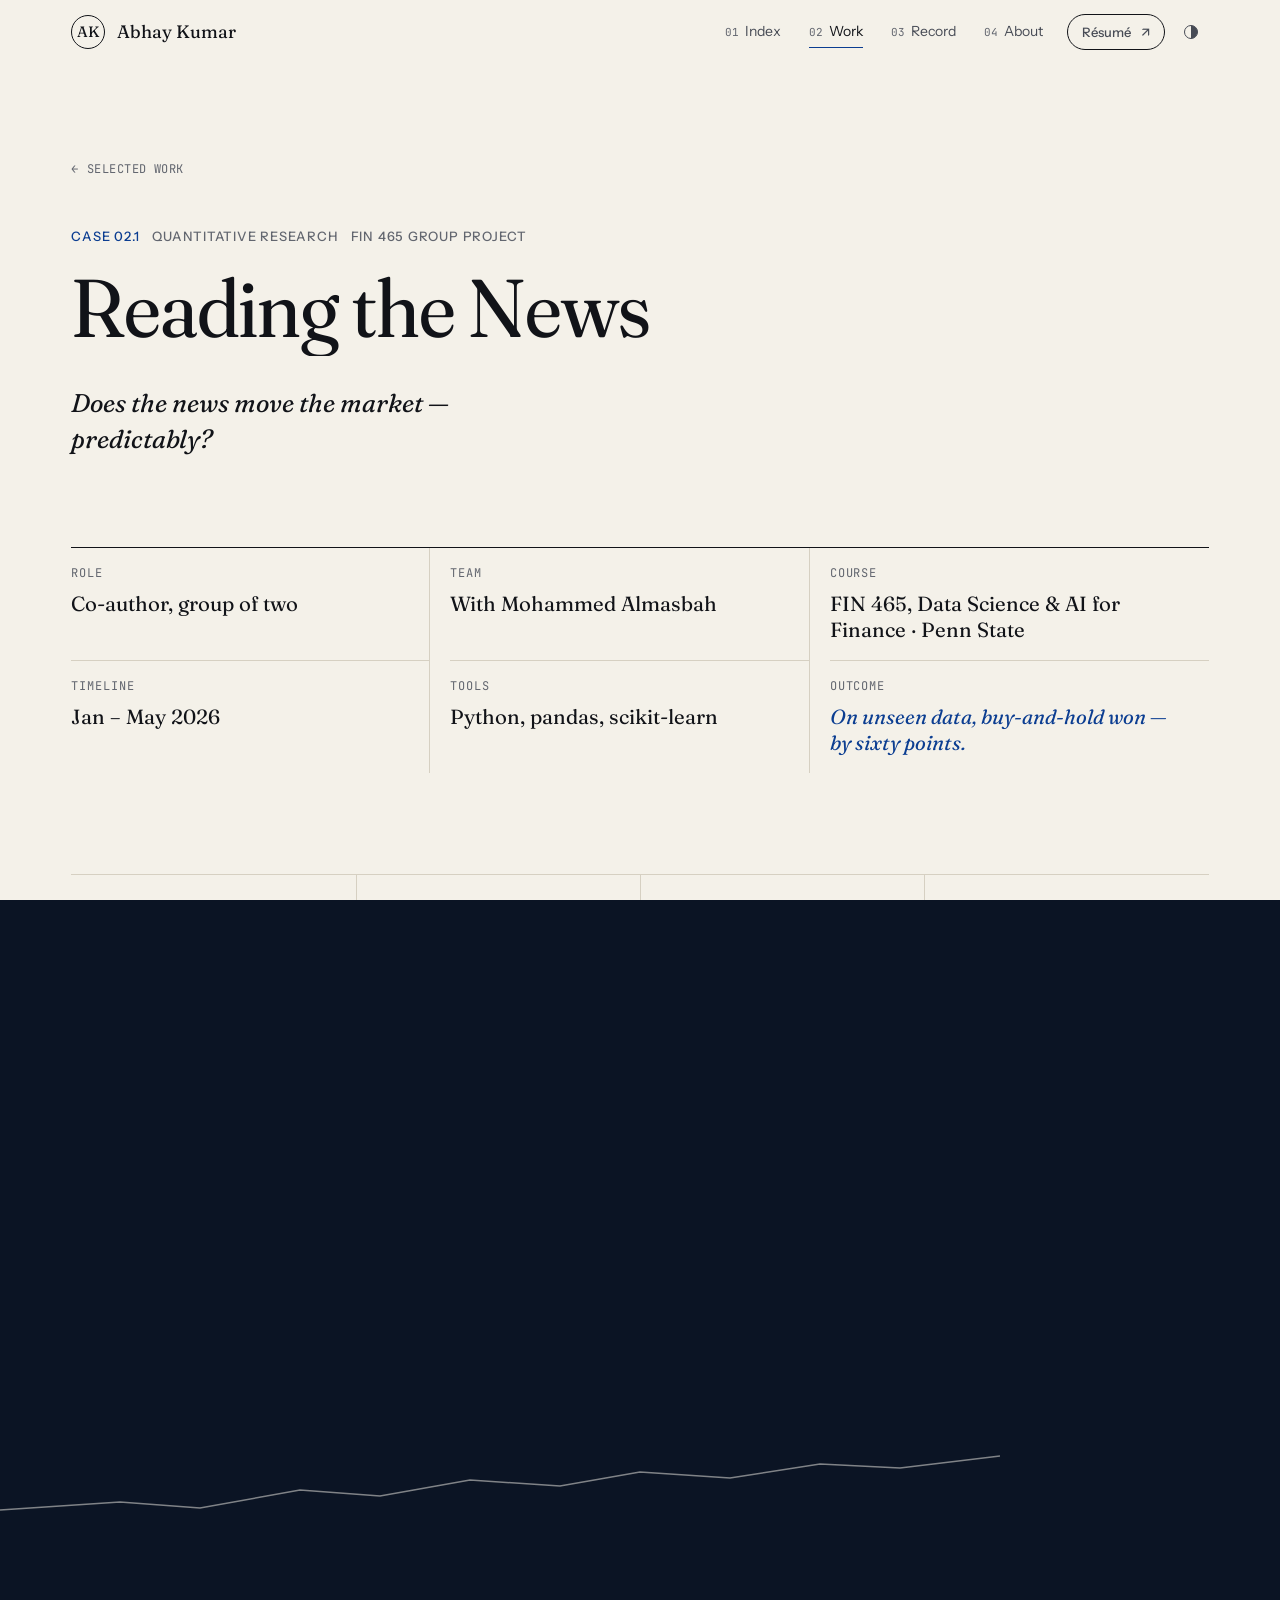
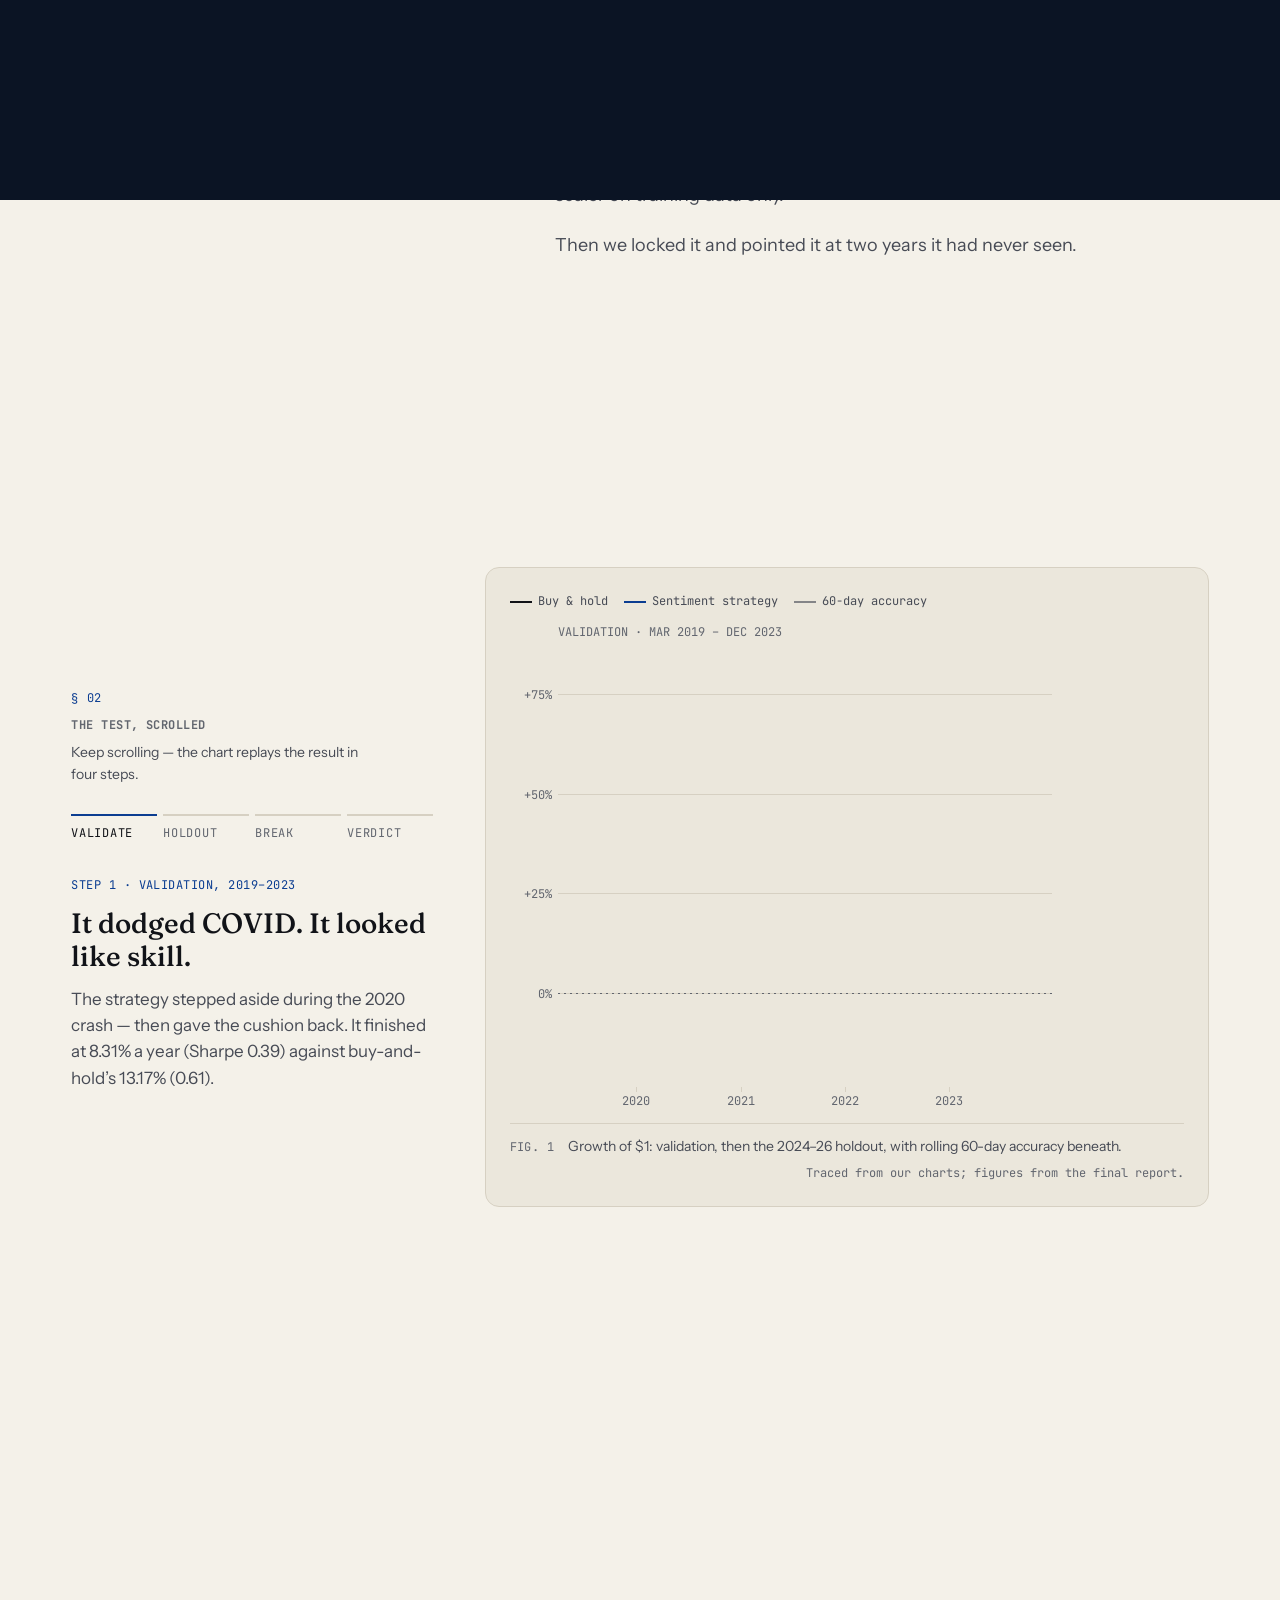
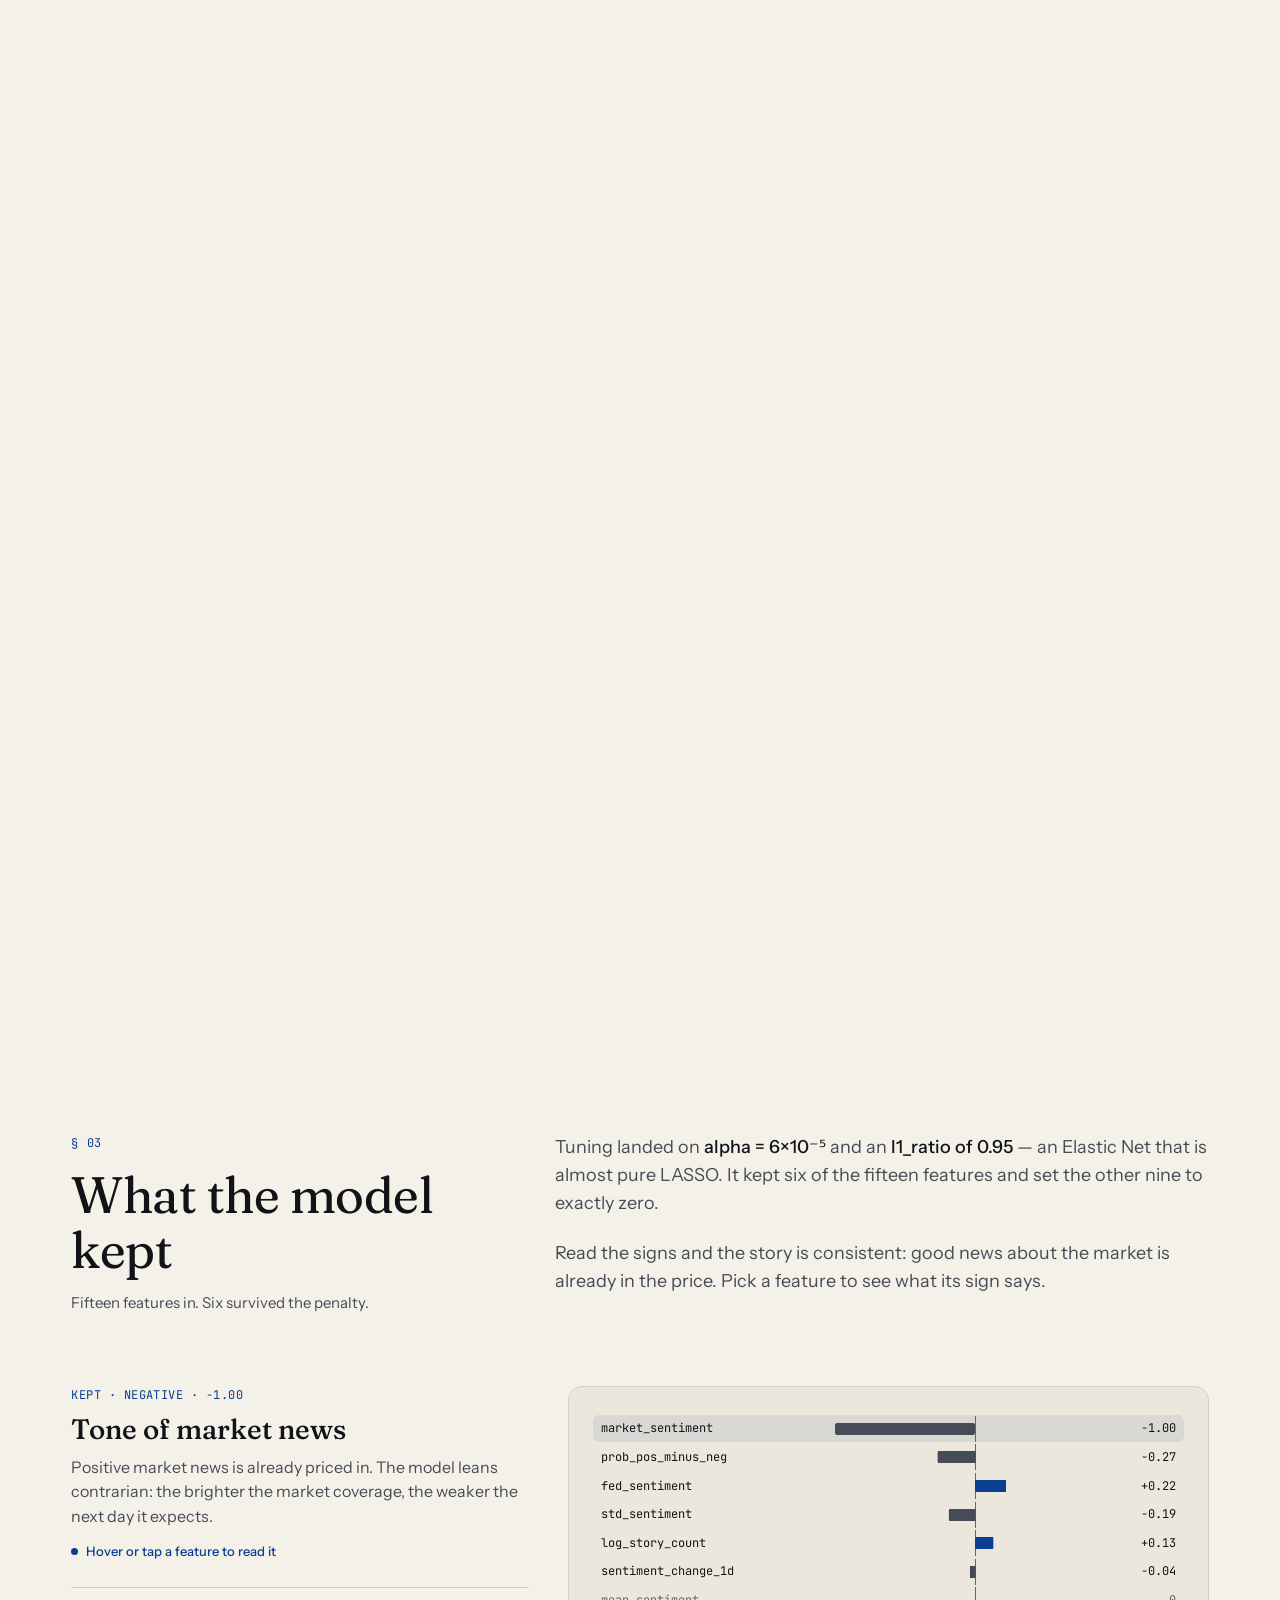
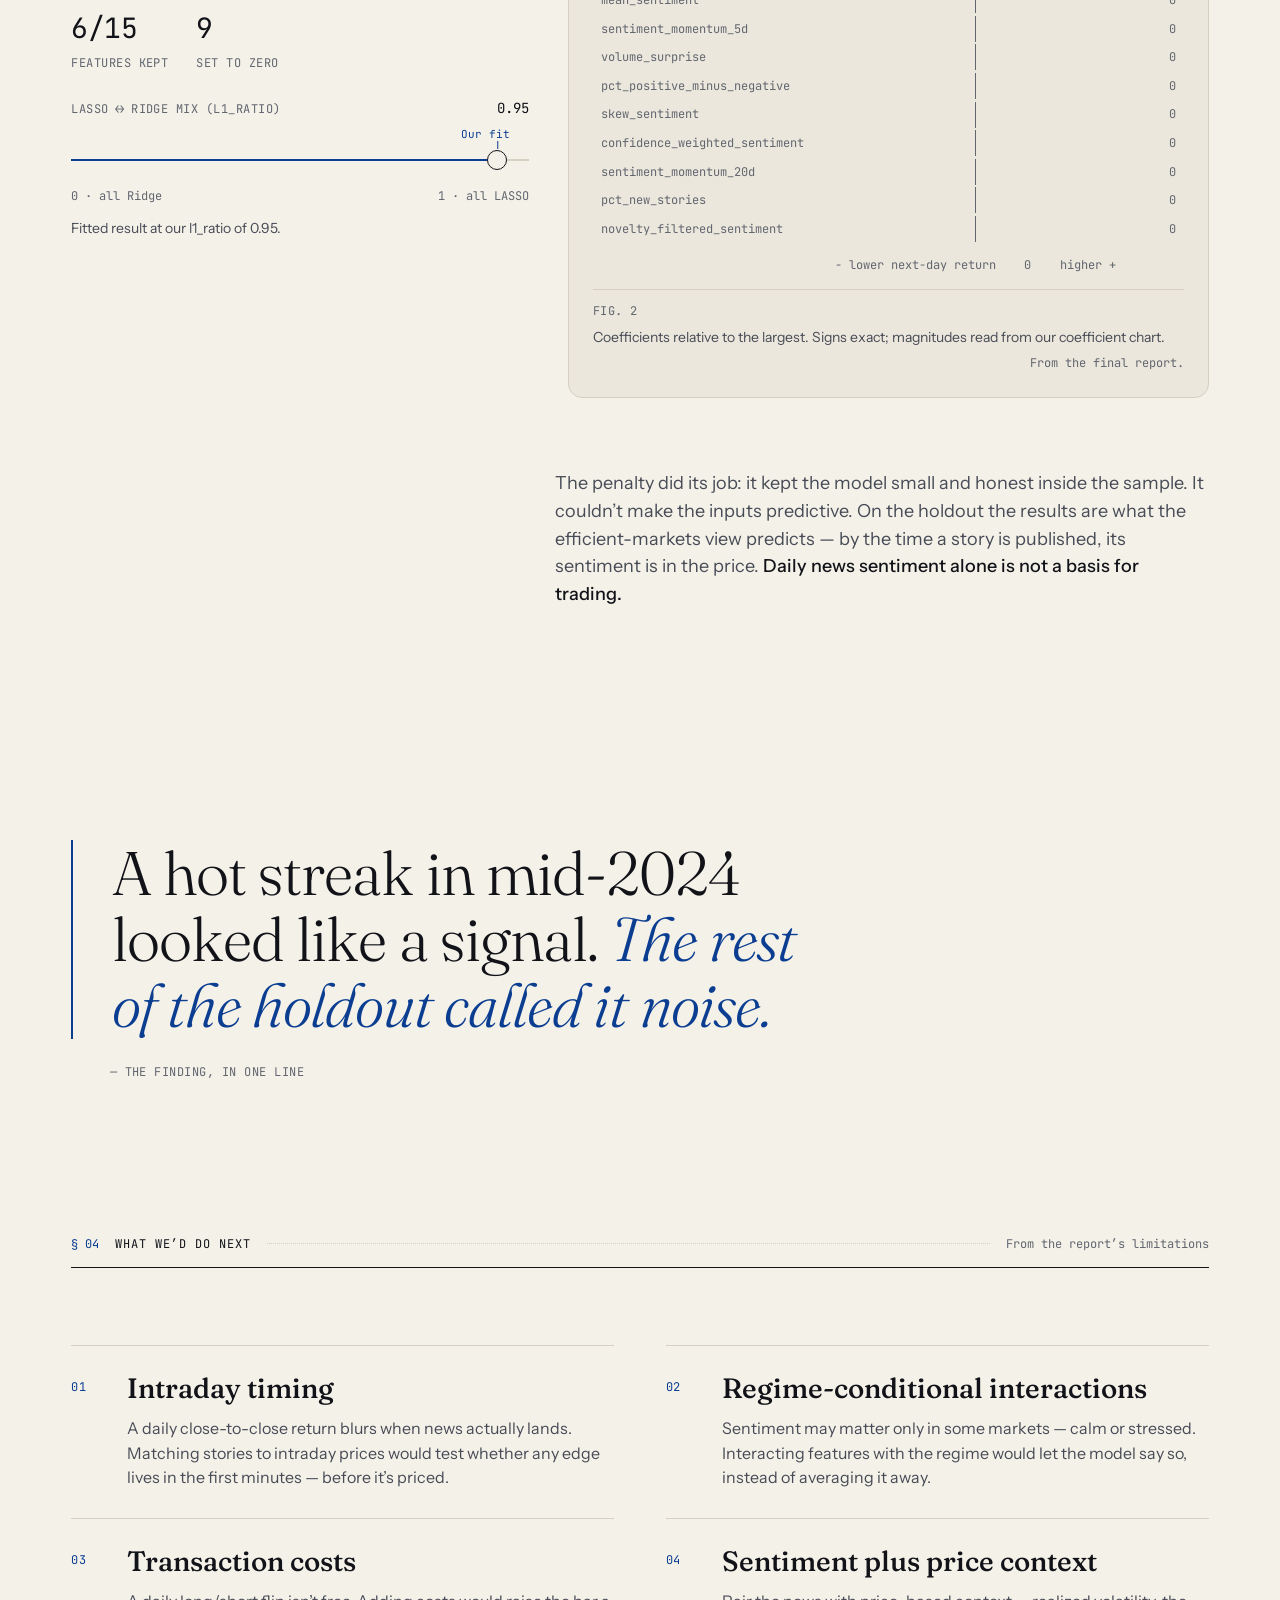
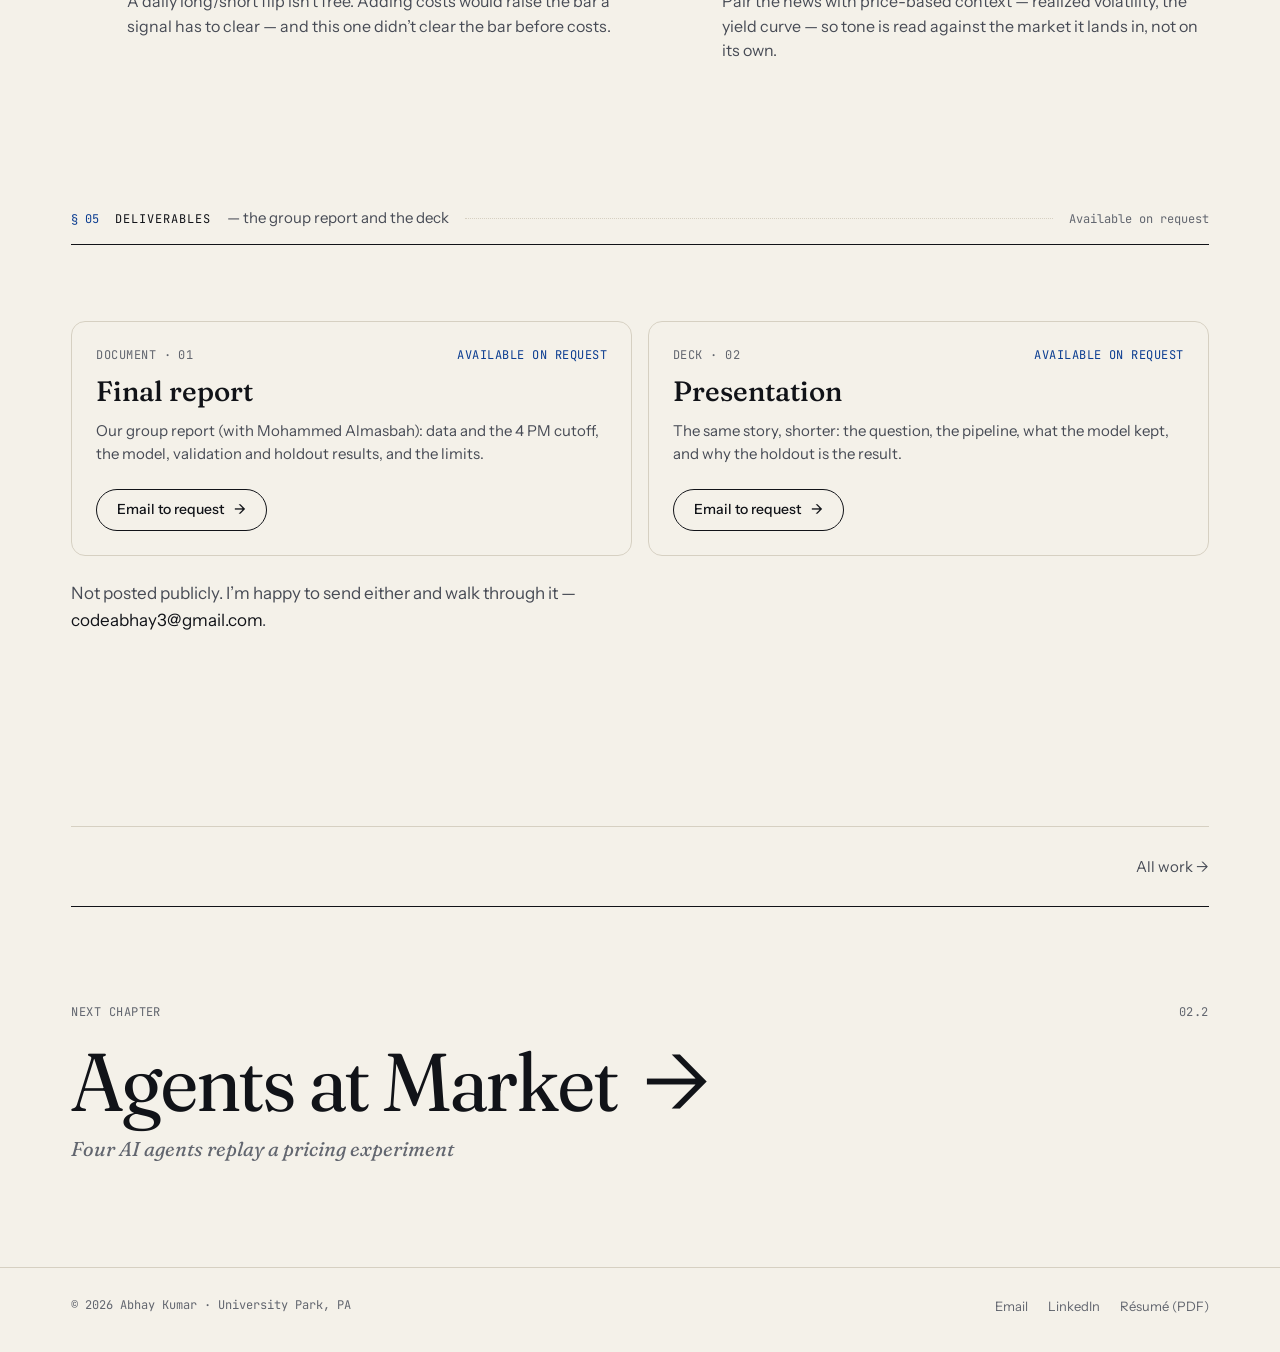
<file: work/sentiment.html>
<!doctype html>
<html lang="en">
<head>
<meta charset="utf-8">
<meta name="viewport" content="width=device-width, initial-scale=1">
<title>Reading the News — Abhay Kumar</title>
<meta name="description" content="Case 02.1: a FIN 465 group study of whether daily news sentiment predicts the S&amp;P 500. 6.5M stories, one Elastic Net, 522 unseen trading days: the strategy lost 12.95% while buy-and-hold gained 47.09%. IC −0.02.">
<meta property="og:type" content="website">
<meta property="og:title" content="Reading the News — Abhay Kumar">
<meta property="og:description" content="Case 02.1: a FIN 465 group study of whether daily news sentiment predicts the S&amp;P 500. 6.5M stories, one Elastic Net, 522 unseen trading days: the strategy lost 12.95% while buy-and-hold gained 47.09%. IC −0.02.">
<meta property="og:url" content="https://abhay-kumar-2501.github.io/work/sentiment.html">
<meta property="og:image" content="https://abhay-kumar-2501.github.io/assets/og.png">
<meta name="twitter:card" content="summary_large_image">
<meta name="theme-color" content="#f4f1e9">
<link rel="icon" href="../assets/favicon.svg" type="image/svg+xml">
<script>document.documentElement.classList.add('js');(function(){try{var t=localStorage.getItem('ak-theme');if(t)document.documentElement.dataset.theme=t;if(sessionStorage.getItem('ak-t'))document.documentElement.classList.add('is-entering')}catch(e){}})()</script>
<link rel="preconnect" href="https://fonts.googleapis.com"><link rel="preconnect" href="https://fonts.gstatic.com" crossorigin>
<link href="https://fonts.googleapis.com/css2?family=Fraunces:ital,opsz,wght,SOFT,WONK@0,9..144,400..500,0..100,0..1;1,9..144,400,0..100,0..1&family=Instrument+Sans:wght@400;500;600&family=JetBrains+Mono:wght@400;500&display=swap" rel="stylesheet">
<link rel="stylesheet" href="../assets/css/base.css?v=7">
<link rel="stylesheet" href="../assets/css/work.css?v=7">
</head>
<body data-page="case" data-root="../" data-next="agents" class="cs-sentiment">
<main id="main">

  <!-- ============ Hero ============ -->
  <header class="cs-hero wrap">
    <a class="cs-back label" href="index.html"><span aria-hidden="true">←</span> Selected Work</a>
    <p class="eyebrow" data-reveal><span class="accent">Case 02.1</span><span>Quantitative research</span><span>FIN 465 group project</span></p>
    <h1 class="h1 cs-title" data-split>Reading the News</h1>
    <p class="lede cs-question" data-reveal style="--d:.25s">Does the news move the market — predictably?</p>
    <dl class="cs-meta cs-sent-meta" data-reveal style="--d:.35s">
      <div><dt>Role</dt><dd>Co-author, group of two</dd></div>
      <div><dt>Team</dt><dd>With Mohammed Almasbah</dd></div>
      <div><dt>Course</dt><dd>FIN 465, Data Science &amp; AI for Finance · Penn State</dd></div>
      <div><dt>Timeline</dt><dd>Jan – May 2026</dd></div>
      <div><dt>Tools</dt><dd>Python, pandas, scikit-learn</dd></div>
      <div class="cs-meta-outcome"><dt>Outcome</dt><dd>On unseen data, buy-and-hold won — by sixty points.</dd></div>
    </dl>
  </header>

  <div class="wrap">
    <ul class="cs-facts cs-sent-facts" aria-label="The study in four numbers">
      <li><b class="figure" data-count="6.5" data-decimals="1" data-suffix="M">6.5M</b><span class="label">News stories, 2000–2023</span></li>
      <li><b class="figure" data-count="522">522</b><span class="label">Unseen holdout days</span></li>
      <li><b class="figure" data-count="12.95" data-decimals="2" data-prefix="−" data-suffix="%">−12.95%</b><span class="label">Strategy · vs +47.09% buy-and-hold</span></li>
      <li><b class="figure" data-count="0.02" data-decimals="2" data-prefix="−">−0.02</b><span class="label">Information coefficient (t = −0.47)</span></li>
    </ul>
  </div>

  <!-- ============ §01 The question ============ -->
  <section class="cs-chapter wrap" aria-labelledby="ch1">
    <div class="cs-chapter-head">
      <span class="cs-num">§ 01</span>
      <h2 class="h2" id="ch1" data-split>The question</h2>
      <p class="cs-sub" data-reveal>What we built, and the rules we held it to.</p>
    </div>
    <div class="cs-chapter-body">
      <p class="body" data-reveal>Markets react to headlines. That part isn&rsquo;t controversial. The useful question is narrower: <strong>if you score the tone of the news each day, can you trade on it the next — and beat simply holding the index?</strong></p>
      <p class="body" data-reveal>Mohammed Almasbah and I tested it for FIN 465. We scored roughly <strong>6.5 million U.S.-economy news stories</strong> (Alexandria Technology&rsquo;s AE@USA feed, 2000–2023) and lined them up against daily S&amp;P 500 close-to-close returns.</p>
      <p class="body" data-reveal>Timing is where studies like this quietly cheat, so we drew a hard line at <strong>4 PM Eastern</strong> — timezone- and daylight-saving-aware. A story only counts toward a return it could actually have traded on; after-close, weekend and holiday stories (502,298 of them) roll forward to the next real trading day.</p>
      <p class="body" data-reveal>Each day became 15 features across six families: sentiment level, dispersion, volume and attention, probability and confidence, topic-level tone for the Fed and markets, and momentum. Rolling features were shifted so no day could see its own future.</p>
      <p class="body" data-reveal>One model did the translating: an <strong>Elastic Net</strong>. It blends LASSO&rsquo;s habit of zeroing out weak inputs with Ridge&rsquo;s steadiness when inputs move together — and fifteen sentiment measures are mostly cousins of each other. We tuned it with GridSearchCV over a five-fold TimeSeriesSplit, trained on 2000 to March 2019, validated on March 2019 to 2023, never shuffled, and fit the scaler on training data only.</p>
      <p class="body" data-reveal>Then we locked it and pointed it at two years it had never seen.</p>
    </div>
  </section>

  <!-- ============ §02 Sticky scroll scene ============ -->
  <section class="cs-scene cs-sent-scene" data-scene id="scene" aria-labelledby="ch2">
    <div class="cs-scene-sticky">
      <div class="wrap cs-sent-stage">
        <div class="cs-sent-side">
          <div>
            <span class="cs-num">§ 02</span>
            <h2 class="label" id="ch2" style="margin:6px 0 0">The test, scrolled</h2>
            <p class="cs-sub cs-sent-sub">Keep scrolling — the chart replays the result in four steps.</p>
          </div>
          <ol class="cs-sent-ticks" aria-hidden="true">
            <li class="is-on">Validate</li><li>Holdout</li><li>Break</li><li>Verdict</li>
          </ol>
          <div class="cs-steps" aria-live="polite">
            <div class="cs-step cs-sent-step is-on" data-step="0">
              <span class="label">Step 1 · Validation, 2019–2023</span>
              <h3 class="h3">It dodged COVID. It looked like skill.</h3>
              <p>The strategy stepped aside during the 2020 crash — then gave the cushion back. It finished at 8.31% a year (Sharpe 0.39) against buy-and-hold&rsquo;s 13.17% (0.61).</p>
            </div>
            <div class="cs-step cs-sent-step" data-step="1">
              <span class="label">Step 2 · Holdout begins, Jan 2024</span>
              <h3 class="h3">Unseen data. At first, it keeps up.</h3>
              <p>522 trading days the model never saw, and no refitting. Through mid-2024 it tracks the index, and its rolling 60-day hit rate touches about 66%.</p>
            </div>
            <div class="cs-step cs-sent-step" data-step="2">
              <span class="label">Step 3 · The break</span>
              <h3 class="h3">Then the streak runs out.</h3>
              <p>By late 2024 the hit rate falls to about 33%. The April 2025 tariff shock takes the strategy to a −41.08% maximum drawdown; buy-and-hold&rsquo;s worst was −18.90%.</p>
            </div>
            <div class="cs-step cs-sent-step" data-step="3">
              <span class="label">Step 4 · Verdict</span>
              <h3 class="h3">A coin flip, already priced in.</h3>
              <p>Over the holdout: −12.95% against +47.09%. Information coefficient −0.02 (t = −0.47), directional accuracy 49.81%, Sharpe −0.41 against 1.30.</p>
            </div>
          </div>
        </div>
        <figure class="cs-figure cs-sent-chart">
          <ul class="cs-sent-legend" aria-label="Legend">
            <li><svg viewBox="0 0 22 8" aria-hidden="true"><line x1="0" y1="4" x2="22" y2="4" stroke="var(--ink)" stroke-width="2"/></svg>Buy &amp; hold</li>
            <li><svg viewBox="0 0 22 8" aria-hidden="true"><line x1="0" y1="4" x2="22" y2="4" stroke="var(--accent)" stroke-width="2"/></svg>Sentiment strategy</li>
            <li class="cs-sent-legend-acc"><svg viewBox="0 0 22 8" aria-hidden="true"><line x1="0" y1="4" x2="22" y2="4" stroke="var(--ink-2)" stroke-width="1.25"/></svg>60-day accuracy</li>
          </ul>
          <div class="cs-figure-frame">
            <canvas id="sent-canvas" role="img" aria-label="Growth of one dollar. Validation, March 2019 to 2023: the strategy sidesteps the COVID crash but ends behind buy-and-hold, 8.31% a year against 13.17%. Holdout, January 2024 to January 2026: the strategy tracks the index into mid-2024 while its rolling 60-day accuracy peaks near 66%, then falls apart, with a −41.08% drawdown in April 2025. It ends at −12.95% against +47.09% for buy-and-hold; information coefficient −0.02, directional accuracy 49.81%."></canvas>
            <div class="cs-sent-fallback" id="sent-fallback" hidden>
              <p class="label">Chart data didn&rsquo;t load here — the figures:</p>
              <dl>
                <div><dt>Validation 2019–23</dt><dd>Strategy 8.31%/yr (Sharpe 0.39) · Buy &amp; hold 13.17%/yr (0.61)</dd></div>
                <div><dt>Holdout 2024–26</dt><dd>Strategy −12.95% · Buy &amp; hold +47.09%</dd></div>
                <div><dt>Max drawdown</dt><dd>−41.08% (Apr 2025) vs −18.90%</dd></div>
                <div><dt>Signal</dt><dd>IC −0.02 (t = −0.47) · accuracy 49.81%</dd></div>
              </dl>
            </div>
          </div>
          <figcaption><span class="label">Fig. 1</span> <span class="cap">Growth of $1: validation, then the 2024–26 holdout, with rolling 60-day accuracy beneath.</span> <span class="note">Traced from our charts; figures from the final report.</span></figcaption>
        </figure>
      </div>
    </div>
  </section>

  <!-- ============ §03 What the model kept ============ -->
  <section class="cs-chapter wrap" aria-labelledby="ch3">
    <div class="cs-chapter-head">
      <span class="cs-num">§ 03</span>
      <h2 class="h2" id="ch3" data-split>What the model kept</h2>
      <p class="cs-sub" data-reveal>Fifteen features in. Six survived the penalty.</p>
    </div>
    <div class="cs-chapter-body">
      <p class="body" data-reveal>Tuning landed on <strong>alpha = 6×10⁻⁵</strong> and an <strong>l1_ratio of 0.95</strong> — an Elastic Net that is almost pure LASSO. It kept six of the fifteen features and set the other nine to exactly zero.</p>
      <p class="body" data-reveal>Read the signs and the story is consistent: good news about the market is already in the price. Pick a feature to see what its sign says.</p>
    </div>

    <div class="cs-sent-reg" data-reveal>
      <div class="cs-sent-controls">
        <div class="cs-sent-explain" id="feat-explain" aria-live="polite">
          <span class="label" data-x="tag">Kept · negative</span>
          <h3 class="h3" data-x="title">Tone of market news</h3>
          <p data-x="text">Positive market news is already priced in. The model leans contrarian: the brighter the coverage, the weaker the next day it expects.</p>
          <span class="cue" id="feat-cue" aria-hidden="true">Hover or tap a feature to read it</span>
        </div>
        <div class="cs-sent-read">
          <div><b id="reg-nz">6/15</b><span class="label" id="reg-nz-l">Features kept</span></div>
          <div><b id="reg-zero">9</b><span class="label" id="reg-zero-l">Set to zero</span></div>
        </div>
        <div class="cs-sent-lam">
          <div class="row"><label class="label" for="mix">LASSO ↔ Ridge mix (l1_ratio)</label><output id="mix-out" for="mix">0.95</output></div>
          <div class="cs-sent-mixwrap">
            <input class="cs-range" type="range" id="mix" min="0" max="100" step="5" value="95" aria-describedby="mix-mode">
            <span class="cs-sent-ours" aria-hidden="true">Our fit</span>
          </div>
          <div class="ends"><span class="note">0 · all Ridge</span><span class="note">1 · all LASSO</span></div>
          <p class="cs-sent-mode" id="mix-mode">Fitted result at our l1_ratio of 0.95.</p>
        </div>
      </div>
      <figure class="cs-figure cs-sent-coef" id="reg-panel">
        <ul class="cs-sent-bars" id="reg-bars" aria-label="Elastic Net coefficients, relative to the largest"></ul>
        <div class="cs-sent-axis" aria-hidden="true"><span></span><div><span class="note">− lower next-day return</span><span class="note">0</span><span class="note">higher +</span></div><span></span></div>
        <figcaption><span class="label">Fig. 2</span> <span class="cap">Coefficients relative to the largest. Signs exact; magnitudes read from our coefficient chart.</span> <span class="note">From the final report.</span></figcaption>
      </figure>
    </div>

    <div class="cs-chapter-body" style="margin-top:clamp(24px,4vw,48px)">
      <p class="body" data-reveal>The penalty did its job: it kept the model small and honest inside the sample. It couldn&rsquo;t make the inputs predictive. On the holdout the results are what the efficient-markets view predicts — by the time a story is published, its sentiment is in the price. <strong>Daily news sentiment alone is not a basis for trading.</strong></p>
    </div>
  </section>

  <!-- ============ Pull quote ============ -->
  <blockquote class="cs-pull wrap" data-reveal>
    <p>A hot streak in mid-2024 looked like a signal. <em>The rest of the holdout called it noise.</em></p>
    <cite class="label">— The finding, in one line</cite>
  </blockquote>

  <!-- ============ §04 Takeaways + deliverables ============ -->
  <section class="wrap cs-sent-close" aria-labelledby="ch4">
    <div class="sect-head" data-reveal>
      <span class="num">§ 04</span><span class="title" id="ch4">What we&rsquo;d do next</span><span class="fill"></span><span class="aside">From the report&rsquo;s limitations</span>
    </div>
    <ol class="cs-takeaways">
      <li data-reveal><span class="cs-num">01</span><div><h3 class="h3">Intraday timing</h3><p class="body">A daily close-to-close return blurs when news actually lands. Matching stories to intraday prices would test whether any edge lives in the first minutes — before it&rsquo;s priced.</p></div></li>
      <li data-reveal style="--d:.08s"><span class="cs-num">02</span><div><h3 class="h3">Regime-conditional interactions</h3><p class="body">Sentiment may matter only in some markets — calm or stressed. Interacting features with the regime would let the model say so, instead of averaging it away.</p></div></li>
      <li data-reveal><span class="cs-num">03</span><div><h3 class="h3">Transaction costs</h3><p class="body">A daily long/short flip isn&rsquo;t free. Adding costs would raise the bar a signal has to clear — and this one didn&rsquo;t clear the bar before costs.</p></div></li>
      <li data-reveal style="--d:.08s"><span class="cs-num">04</span><div><h3 class="h3">Sentiment plus price context</h3><p class="body">Pair the news with price-based context — realized volatility, the yield curve — so tone is read against the market it lands in, not on its own.</p></div></li>
    </ol>

    <div class="sect-head" data-reveal>
      <span class="num">§ 05</span><span class="title">Deliverables</span><span class="sect-sub">— the group report and the deck</span><span class="fill"></span><span class="aside">Available on request</span>
    </div>
    <div class="cs-deliverables">
      <div class="cs-doc card" data-reveal>
        <div class="top"><span class="label">Document · 01</span><span class="label">Available on request</span></div>
        <h3 class="h3">Final report</h3>
        <p>Our group report (with Mohammed Almasbah): data and the 4 PM cutoff, the model, validation and holdout results, and the limits.</p>
        <div class="cs-doc-ask"><a class="btn" href="mailto:codeabhay3@gmail.com?subject=Request%3A%20final%20report%20%E2%80%94%20news%20sentiment%20%26%20S%26P%20500%20study" data-no-curtain>Email to request <span class="arr" aria-hidden="true">→</span></a></div>
      </div>
      <div class="cs-doc card" data-reveal style="--d:.08s">
        <div class="top"><span class="label">Deck · 02</span><span class="label">Available on request</span></div>
        <h3 class="h3">Presentation</h3>
        <p>The same story, shorter: the question, the pipeline, what the model kept, and why the holdout is the result.</p>
        <div class="cs-doc-ask"><a class="btn" href="mailto:codeabhay3@gmail.com?subject=Request%3A%20presentation%20%E2%80%94%20news%20sentiment%20%26%20S%26P%20500%20study" data-no-curtain>Email to request <span class="arr" aria-hidden="true">→</span></a></div>
      </div>
    </div>
    <p class="cs-sent-ask body" data-reveal>Not posted publicly. I&rsquo;m happy to send either and walk through it — <a class="link-u" href="mailto:codeabhay3@gmail.com" data-no-curtain>codeabhay3@gmail.com</a>.</p>
  </section>

</main>
<script src="../assets/js/site.js?v=7" defer></script>
<script src="../assets/js/sentiment.js?v=7" defer></script>
</body>
</html>
</file>
<file: assets/css/base.css>
/* =========================================================
   Abhay Kumar — shared design system
   Concept: "The Annual Report". Paper, ink, figures.
   Every page imports this file. Page CSS lives in its own file.
   ========================================================= */

:root {
  --paper: #f4f1e9;
  --paper-2: #ebe7dc;
  --ink: #111318;
  --ink-2: #474b55;
  --ink-3: #62666f;
  --rule: #d6d0c2;
  --accent: #0b3d91;      /* banker's navy */
  --accent-soft: #0b3d9114;
  --up: #1d7a4c;
  --down: #b23a2e;
  --curtain: #0b1424;

  --serif: "Fraunces", "Times New Roman", Georgia, serif;
  --sans: "Instrument Sans", "Helvetica Neue", Arial, sans-serif;
  --mono: "JetBrains Mono", ui-monospace, Menlo, monospace;

  --gutter: clamp(16px, 4vw, 56px);
  --max: 1240px;
  --header-h: 64px;
  --ease: cubic-bezier(.2, .7, .1, 1);
  --ease-io: cubic-bezier(.7, 0, .2, 1);
  color-scheme: light;
}

@media (prefers-color-scheme: dark) {
  :root:not([data-theme="light"]) {
    --paper: #0c0e12; --paper-2: #14171d; --ink: #ece8de; --ink-2: #b4b0a6; --ink-3: #9a968d;
    --rule: #2a2d34; --accent: #8fb0ff; --accent-soft: #8fb0ff1a; --up: #4cc38a; --down: #ef6b5e;
    --curtain: #e9e4d6; color-scheme: dark;
  }
}
:root[data-theme="dark"] {
  --paper: #0c0e12; --paper-2: #14171d; --ink: #ece8de; --ink-2: #b4b0a6; --ink-3: #9a968d;
  --rule: #2a2d34; --accent: #8fb0ff; --accent-soft: #8fb0ff1a; --up: #4cc38a; --down: #ef6b5e;
  --curtain: #e9e4d6; color-scheme: dark;
}

*, *::before, *::after { box-sizing: border-box; }
html { -webkit-text-size-adjust: 100%; scroll-behavior: auto; }
body {
  margin: 0; background: var(--paper); color: var(--ink);
  font-family: var(--sans); font-size: 17px; line-height: 1.55;
  -webkit-font-smoothing: antialiased; text-rendering: optimizeLegibility;
  overflow-x: hidden;
  transition: background-color .4s var(--ease), color .4s var(--ease);
}
img, svg, canvas { display: block; max-width: 100%; }
a { color: inherit; text-decoration: none; }
button { font: inherit; color: inherit; background: none; border: 0; cursor: pointer; padding: 0; }
::selection { background: var(--accent); color: var(--paper); }
:focus-visible { outline: 2px solid var(--accent); outline-offset: 3px; border-radius: 2px; }

/* ---------- Type scale ---------- */
.display { font-family: var(--serif); font-weight: 400; letter-spacing: -0.02em; line-height: .95;
  font-size: clamp(56px, 11vw, 168px); margin: 0; }
.h1 { font-family: var(--serif); font-weight: 400; letter-spacing: -0.015em; line-height: 1.02;
  font-size: clamp(40px, 6.4vw, 96px); margin: 0; }
.h2 { font-family: var(--serif); font-weight: 400; letter-spacing: -0.01em; line-height: 1.08;
  font-size: clamp(30px, 4vw, 56px); margin: 0; }
.h3 { font-family: var(--serif); font-weight: 500; line-height: 1.2; font-size: clamp(22px, 2.2vw, 28px); margin: 0; }
.lede { font-family: var(--serif); font-size: clamp(20px, 2vw, 26px); line-height: 1.4; color: var(--ink-2); max-width: 34ch; }
.body { color: var(--ink-2); max-width: 62ch; }
.eyebrow { font-family: var(--sans); font-weight: 500; font-size: 13px; letter-spacing: .06em; text-transform: uppercase; color: var(--ink-3); }
.label { font-family: var(--mono); font-size: 12px; letter-spacing: .04em; text-transform: uppercase; color: var(--ink-3); }
.figure { font-family: var(--mono); font-variant-numeric: tabular-nums; letter-spacing: -0.02em; }
em, .ital { font-style: italic; }
.display, .h1, .h2, .h3, .lede, .curtain-title, .brand-name, .brand-mark, .next .sub { font-variation-settings: "SOFT" 40, "WONK" 0; font-optical-sizing: auto; }
.accent { color: var(--accent); }
.up { color: var(--up); } .down { color: var(--down); }

/* ---------- Layout ---------- */
.wrap { width: 100%; max-width: var(--max); margin: 0 auto; padding: 0 var(--gutter); }
.section { padding: clamp(96px, 14vw, 200px) 0; position: relative; }
.rule { height: 1px; background: var(--rule); border: 0; margin: 0; }
.grid-12 { display: grid; grid-template-columns: repeat(12, 1fr); gap: 24px; }
@media (max-width: 800px) { .grid-12 { grid-template-columns: 1fr; gap: 16px; } .grid-12 > * { grid-column: 1 / -1 !important; } }

/* Section heading row: "§ 02 — Title ........ page marker" */
.sect-head { display: flex; align-items: baseline; gap: 16px; padding-bottom: 14px; border-bottom: 1px solid var(--ink); margin-bottom: clamp(40px, 6vw, 80px); }
.sect-head .num { font-family: var(--mono); font-size: 12px; color: var(--accent); }
.sect-head .title { font-family: var(--mono); font-size: 12px; letter-spacing: .08em; text-transform: uppercase; }
.sect-head .fill { flex: 1; border-bottom: 1px dotted var(--rule); transform: translateY(-4px); }
.sect-head .aside { font-family: var(--mono); font-size: 12px; color: var(--ink-3); }
@media (max-width: 600px) { .sect-head .aside { display: none; } }

/* ---------- Buttons / links ---------- */
.btn { display: inline-flex; align-items: center; gap: 10px; height: 46px; padding: 0 20px; border: 1px solid var(--ink);
  border-radius: 999px; font-size: 15px; font-weight: 500; transition: background .3s var(--ease), color .3s var(--ease); }
.btn:hover { background: var(--ink); color: var(--paper); }
.btn--solid { background: var(--ink); color: var(--paper); }
.btn--solid:hover { background: var(--accent); border-color: var(--accent); }
.btn .arr { transition: transform .3s var(--ease); }
.btn:hover .arr { transform: translateX(4px); }
.link-u { background: linear-gradient(currentColor, currentColor) 0 100% / 0 1px no-repeat; transition: background-size .4s var(--ease); }
.link-u:hover { background-size: 100% 1px; }

/* ---------- Header ---------- */
.site-header { position: fixed; inset: 0 0 auto 0; height: var(--header-h); z-index: 50;
  display: flex; align-items: center; transition: transform .5s var(--ease), background .3s; }
.site-header.is-hidden { transform: translateY(-100%); }
.site-header.is-solid { background: color-mix(in srgb, var(--paper) 82%, transparent); backdrop-filter: blur(14px) saturate(1.4); -webkit-backdrop-filter: blur(14px) saturate(1.4); }
.site-header .wrap { display: flex; align-items: center; justify-content: space-between; gap: 24px; }
.brand { display: flex; align-items: center; gap: 12px; }
.brand-mark { width: 34px; height: 34px; border: 1px solid var(--ink); border-radius: 50%; display: grid; place-items: center;
  font-family: var(--serif); font-size: 15px; letter-spacing: -.02em; }
.brand-name { font-family: var(--serif); font-size: 18px; }
.brand-tick { font-family: var(--mono); font-size: 11px; color: var(--up); margin-left: 2px; }
.nav { display: flex; align-items: center; gap: 4px; }
.nav a { position: relative; font-size: 14px; padding: 8px 12px; color: var(--ink-2); border-radius: 999px; transition: color .25s; }
.nav a .n { font-family: var(--mono); font-size: 11px; color: var(--ink-3); margin-right: 6px; }
.nav a:hover, .nav a[aria-current="page"] { color: var(--ink); }
.nav a[aria-current="page"]::after { content: ""; position: absolute; left: 12px; right: 12px; bottom: 3px; height: 1px; background: var(--accent); }
.nav .btn { height: 36px; padding: 0 14px; font-size: 13px; margin-left: 8px; }
.theme-toggle { width: 36px; height: 36px; border-radius: 50%; display: grid; place-items: center; color: var(--ink-2); margin-left: 4px; }
.theme-toggle:hover { color: var(--ink); background: var(--accent-soft); }
.menu-btn { display: none; }

@media (max-width: 860px) {
  .menu-btn { display: inline-flex; align-items: center; gap: 8px; font-family: var(--mono); font-size: 12px; letter-spacing: .08em; text-transform: uppercase; height: 36px; padding: 0 14px; border: 1px solid var(--ink); border-radius: 999px; }
  .nav { position: fixed; inset: 0; background: var(--paper); flex-direction: column; align-items: flex-start; justify-content: center;
    gap: 6px; padding: 0 var(--gutter); opacity: 0; pointer-events: none; transition: opacity .4s var(--ease); z-index: -1; }
  .nav a { font-family: var(--serif); font-size: 44px; padding: 4px 0; color: var(--ink); }
  .nav a .n { font-size: 12px; vertical-align: super; }
  .nav a[aria-current="page"]::after { left: 0; right: auto; width: 40px; bottom: 6px; }
  .nav .btn { margin: 24px 0 0; height: 46px; font-family: var(--sans); font-size: 15px; }
  body.menu-open .nav { opacity: 1; pointer-events: auto; }
  body.menu-open { overflow: hidden; }
  .brand-name { display: none; }
}

/* Reading progress rule under header */
.progress { position: fixed; top: 0; left: 0; right: 0; height: 2px; z-index: 60; pointer-events: none; }
.progress i { display: block; height: 100%; width: 100%; background: var(--accent); transform-origin: 0 50%; transform: scaleX(var(--read, 0)); }

/* ---------- Ticker tape ---------- */
.ticker { border-top: 1px solid var(--rule); border-bottom: 1px solid var(--rule); overflow: hidden; white-space: nowrap;
  font-family: var(--mono); font-size: 13px; color: var(--ink-2); padding: 12px 0; }
.ticker-track { display: inline-flex; gap: 48px; padding-right: 48px; animation: tick 48s linear infinite; }
.ticker:hover .ticker-track { animation-play-state: paused; }
.ticker b { color: var(--ink); font-weight: 500; }
@keyframes tick { to { transform: translateX(-50%); } }

/* ---------- Next chapter (end-of-page continuation) ---------- */
.next { display: block; border-top: 1px solid var(--ink); padding: clamp(48px, 8vw, 96px) var(--gutter) clamp(56px, 8vw, 110px); position: relative; overflow: hidden; }
.next.wrap { max-width: calc(var(--max) - 2 * var(--gutter)); width: calc(100% - 2 * var(--gutter)); padding-left: 0; padding-right: 0; }
.next .label { display: flex; justify-content: space-between; }
.next .h1 { margin-top: 18px; display: flex; align-items: baseline; gap: .3em; transition: transform .6s var(--ease); }
.next .h1 .arr { font-family: var(--sans); font-weight: 300; transition: transform .6s var(--ease); }
.next:hover .h1 { transform: translateX(12px); }
.next:hover .h1 .arr { transform: translateX(16px); color: var(--accent); }
.next .sub { color: var(--ink-3); margin-top: 10px; font-family: var(--serif); font-style: italic; font-size: 20px; }

/* ---------- Footer ---------- */
.site-footer { border-top: 1px solid var(--rule); padding: 28px 0 36px; font-size: 13px; color: var(--ink-3); }
.site-footer .wrap { display: flex; flex-wrap: wrap; gap: 16px 32px; justify-content: space-between; align-items: center; }
.site-footer nav { display: flex; gap: 20px; flex-wrap: wrap; }
.site-footer a:hover { color: var(--ink); }
.site-footer .mono { font-family: var(--mono); font-size: 12px; }

/* ---------- Page curtain (transitions between pages) ---------- */
.curtain { position: fixed; inset: 0; z-index: 100; background: var(--curtain); color: var(--paper);
  display: grid; place-items: center; pointer-events: none; transform: translateY(100%); }
.curtain-title { font-family: var(--serif); font-size: clamp(36px, 6vw, 80px); letter-spacing: -.02em; opacity: 0; transform: translateY(20px);
  display: flex; align-items: baseline; gap: 16px; }
.curtain-title .n { font-family: var(--mono); font-size: 14px; opacity: .6; }
.curtain-line { position: absolute; left: 0; right: 0; bottom: 30%; height: 80px; opacity: .5; }
html.is-entering .curtain { transform: translateY(0); }
html.is-entering .curtain-title { opacity: 1; transform: none; }
.curtain.out { transition: transform .6s var(--ease-io) .05s; transform: translateY(-100%); }
.curtain.out .curtain-title { transition: opacity .3s, transform .5s var(--ease); opacity: 0; transform: translateY(-20px); }
.curtain.in { transition: transform .4s var(--ease-io); transform: translateY(0); }
.curtain.in .curtain-title { transition: opacity .25s .15s, transform .4s var(--ease) .15s; opacity: 1; transform: none; }

/* ---------- Reveal primitives ---------- */
html.js [data-reveal] { opacity: 0; transform: translateY(24px); }
[data-reveal] { transition: opacity .75s var(--ease), transform .75s var(--ease); transition-delay: var(--d, 0s); }
html.js [data-reveal].in { opacity: 1; transform: none; }
html.js [data-reveal="fade"] { transform: none; }
html.js [data-reveal="rule"] { transform: scaleX(0); transform-origin: 0 50%; opacity: 1; transition: transform 1.1s var(--ease); }
html.js [data-reveal="rule"].in { transform: scaleX(1); }
.split .w { display: inline-block; overflow: hidden; vertical-align: bottom; padding-bottom: .08em; margin-bottom: -.08em; }
.split .w > span { display: inline-block; transform: translateY(105%); transition: transform .75s var(--ease); transition-delay: calc(var(--i) * 28ms + var(--d, 0s)); }
.split.in .w > span { transform: none; }

/* Scroll scene: JS writes --p (0 → 1) on [data-scene] as it travels through the viewport (sticky pin). */
[data-scene] { --p: 0; }

/* ---------- Utilities ---------- */
.sr-only { position: absolute; width: 1px; height: 1px; overflow: hidden; clip: rect(0 0 0 0); white-space: nowrap; }
.hide-sm { } @media (max-width: 700px) { .hide-sm { display: none !important; } }
.tag { display: inline-flex; align-items: center; height: 26px; padding: 0 10px; border: 1px solid var(--rule); border-radius: 999px;
  font-family: var(--mono); font-size: 12px; letter-spacing: .02em; color: var(--ink-2); }
.card { border: 1px solid var(--rule); border-radius: 14px; background: var(--paper); }
.note { font-family: var(--mono); font-size: 12px; color: var(--ink-3); }

@media (prefers-reduced-motion: reduce) {
  *, *::before, *::after { animation-duration: .001ms !important; animation-iteration-count: 1 !important; transition-duration: .001ms !important; transition-delay: 0s !important; }
  [data-reveal], .split .w > span { opacity: 1 !important; transform: none !important; }
}

/* ---------- Case-study pager (injected by site.js on case pages) ---------- */
.case-pager { display: flex; justify-content: space-between; align-items: center; gap: 16px; padding: 28px 0; border-top: 1px solid var(--rule); font-size: 15px; margin-top: clamp(24px, 4vw, 48px); }
.case-pager.wrap { width: calc(100% - 2 * var(--gutter)); max-width: calc(var(--max) - 2 * var(--gutter)); }
.case-pager a { display: inline-flex; flex-direction: column; gap: 4px; color: var(--ink-2); transition: color .25s; }
.case-pager a:hover { color: var(--ink); }
.case-pager .label { color: var(--accent); }
.case-pager .t { font-family: var(--serif); font-size: 20px; color: var(--ink); }
.case-pager .all { flex-direction: row; white-space: nowrap; }
</file>
<file: assets/css/home.css>
/* =========================================================
   Home — "Index". The cover, the thesis, the year in figures.
   Uses only tokens from base.css.
   ========================================================= */

/* ---------- 1. Hero ---------- */
.hero { position: relative; height: 100vh; height: 100svh; min-height: 620px; overflow: hidden; }
.hero.is-near { cursor: crosshair; }
.hero-canvas { position: absolute; inset: 0; width: 100%; height: 100%; max-width: none; z-index: 0; }
.hero-inner { position: relative; z-index: 1; height: 100%; display: flex; flex-direction: column;
  padding-top: calc(var(--header-h) + clamp(20px, 4vh, 48px)); padding-bottom: clamp(24px, 5vh, 48px); pointer-events: none; }
.hero-inner a { pointer-events: auto; }
.hero-top { display: flex; justify-content: space-between; gap: 16px; padding-bottom: 14px; border-bottom: 1px solid var(--rule); }
.hero-top .sep { color: var(--accent); margin: 0 .35em; }
.hero-top .eyebrow { margin: 0; }
.hero-main { margin-top: clamp(28px, 9vh, 120px); }
.hero-name { margin-left: -.04em; }
.hero-name .w:last-child > span { font-style: italic; }
.hero-lede { margin: clamp(18px, 3vh, 32px) 0 0; max-width: 30ch;
  text-shadow: 0 0 14px var(--paper), 0 0 4px var(--paper), 0 0 1px var(--paper); }
.hero-lede em { color: var(--ink); }
.hero-foot { margin-top: auto; display: flex; align-items: flex-end; justify-content: space-between; gap: 24px; }
.hero-figs { display: flex; gap: clamp(20px, 4vw, 56px); margin: 0; }
.hero-fig { border-left: 1px solid var(--ink); padding: 2px 0 2px 14px; background: color-mix(in srgb, var(--paper) 70%, transparent); }
.hero-fig dd { margin: 0; }
.hero-fig .label { display: block; margin-bottom: 6px; }
.hero-fig-n { font-size: clamp(30px, 3.4vw, 44px); line-height: 1; }
.hero-fig-t { font-family: var(--serif); font-size: clamp(18px, 1.7vw, 22px); line-height: 1.15; max-width: 18ch; }
.hero-fig-sub { font-size: 13px; color: var(--ink-3); margin-top: 6px !important; }
.hero-contact { margin: clamp(14px, 2.2vh, 22px) 0 0; display: flex; flex-wrap: wrap; align-items: center; font-size: 15px; font-weight: 500;
  text-shadow: 0 0 12px var(--paper), 0 0 3px var(--paper); }
.hero-contact a { display: inline-flex; align-items: center; min-height: 40px; color: var(--ink); }
.hero-contact a:hover { color: var(--accent); }
.hero-contact .sep { color: var(--accent); margin: 0 .7em; }
.hero-note { position: absolute; z-index: 1; right: var(--gutter); top: calc(var(--header-h) + clamp(20px, 4vh, 48px) + 42px); margin: 0; pointer-events: none; }

.scroll-cue { display: flex; flex-direction: column; align-items: center; gap: 10px; padding: 8px; }
.scroll-cue-line { width: 1px; height: 44px; background: var(--rule); position: relative; overflow: hidden; }
.scroll-cue-line::after { content: ""; position: absolute; left: 0; top: 0; width: 1px; height: 40%; background: var(--ink);
  animation: cue 2.2s var(--ease-io) infinite; }
.scroll-cue:hover .label { color: var(--ink); }
@keyframes cue { 0% { transform: translateY(-100%); } 100% { transform: translateY(260%); } }

@media (max-width: 700px) {
  .hero { min-height: 600px; }
  .hero-main { margin-top: clamp(24px, 6vh, 56px); }
  .hero-name { font-size: clamp(64px, 19vw, 96px); }
  .hero-name .w { display: block; width: max-content; }
  .hero-lede { font-size: 20px; }
  .hero-figs { display: grid; grid-template-columns: auto 1fr; gap: 16px; flex: 1; }
  .hero-fig { padding-left: 10px; }
  .hero-fig-n { font-size: 30px; }
  .hero-fig-t { font-size: 15px; }
  .hero-fig-sub { font-size: 12px; }
  .hero-contact { font-size: 15px; }
  .hero-card { padding: 12px 14px 10px; }
  .hc-role { font-size: 18px; }
  .scroll-cue .label { display: none; }
  .scroll-cue-line { height: 56px; }
  .hero-note { top: auto; bottom: 10px; right: auto; left: var(--gutter); }
  .hero-foot { padding-bottom: 14px; }
}


/* ---------- 1b. Milestones on the line ---------- */
.hero-marks { position: absolute; inset: 0; z-index: 2; pointer-events: none; }
.hm { position: absolute; left: 0; top: 0; width: 40px; height: 40px; margin: -20px 0 0 -20px; border-radius: 50%;
  display: grid; place-items: center; pointer-events: none; opacity: 0; transform: scale(.3);
  transition: opacity .5s var(--ease), transform .6s var(--ease); -webkit-tap-highlight-color: transparent; }
.hm.on { opacity: 1; transform: none; pointer-events: auto; cursor: pointer; }
.hm::before { content: ""; width: 9px; height: 9px; border-radius: 50%; background: var(--paper);
  box-shadow: 0 0 0 1.5px var(--ink); transition: transform .35s var(--ease), background .25s, box-shadow .35s var(--ease); }
.hm::after { content: ""; position: absolute; inset: 9px; border-radius: 50%; border: 1px solid var(--accent); opacity: 0; transform: scale(.4);
  transition: opacity .35s, transform .5s var(--ease); }
.hm:hover::before { transform: scale(1.3); }
.hm.is-active::before { background: var(--accent); box-shadow: 0 0 0 1.5px var(--accent), 0 0 0 7px var(--accent-soft); transform: scale(1.15); }
.hm.is-active::after { opacity: .5; transform: none; }
.hm:focus-visible { outline: 2px solid var(--accent); outline-offset: -4px; border-radius: 50%; }
.hm .sr-only { position: absolute; }

.hero-card { position: absolute; left: 0; top: 0; z-index: 3; width: 292px; max-width: calc(100vw - 32px); padding: 14px 16px 12px;
  background: var(--paper); border: 1px solid var(--rule); border-left: 2px solid var(--accent); border-radius: 4px;
  box-shadow: 0 18px 44px -26px color-mix(in srgb, var(--ink) 55%, transparent);
  opacity: 0; visibility: hidden; transform: translate3d(var(--cx, 0px), calc(var(--cy, 0px) + 6px), 0);
  transition: opacity .25s var(--ease), visibility 0s linear .25s, transform .45s var(--ease); }
.hero-card.is-open { opacity: 1; visibility: visible; transform: translate3d(var(--cx, 0px), var(--cy, 0px), 0);
  transition: opacity .25s var(--ease), visibility 0s, transform .45s var(--ease); }
.hero-card.no-glide { transition: opacity .25s var(--ease), visibility 0s; }
.hc-date { font-family: var(--mono); font-size: 12px; letter-spacing: .04em; color: var(--accent); }
.hc-role { margin: 6px 0 0; font-family: var(--serif); font-size: 20px; line-height: 1.2; color: var(--ink); font-variation-settings: "SOFT" 40, "WONK" 0; }
.hc-org { margin: 2px 0 0; font-size: 14px; color: var(--ink-2); }
.hc-note { margin: 8px 0 0; font-size: 14px; line-height: 1.45; color: var(--ink-2); }
.hc-link { display: inline-flex; align-items: center; gap: 6px; margin-top: 6px; min-height: 36px; font-size: 14px; font-weight: 500; color: var(--ink); }
.hc-link:hover { color: var(--accent); }
.hc-link .arr { transition: transform .35s var(--ease); }
.hc-link:hover .arr { transform: translateX(4px); }
.hero-card.swap .hc-date, .hero-card.swap .hc-role, .hero-card.swap .hc-org, .hero-card.swap .hc-note { animation: hc-in .4s var(--ease) both; }
@keyframes hc-in { from { opacity: 0; transform: translateY(4px); } to { opacity: 1; transform: none; } }

.hero-cue { position: absolute; left: 0; top: 0; z-index: 2; display: inline-flex; align-items: center; gap: 8px; white-space: nowrap; pointer-events: none;
  font-size: 13px; font-weight: 500; color: var(--ink-2); opacity: 0; transform: translate3d(var(--qx, 0px), var(--qy, 0px), 0);
  transition: opacity .6s var(--ease); text-shadow: 0 0 10px var(--paper), 0 0 3px var(--paper); }
.hero-cue i { width: 18px; height: 1px; background: var(--ink-3); position: relative; }
.hero-cue i::after { content: ""; position: absolute; left: 0; top: -2px; width: 5px; height: 5px; border-radius: 50%; background: var(--accent);
  animation: cue-dot 2.4s var(--ease-io) infinite; }
@keyframes cue-dot { 0% { transform: translateX(18px); opacity: 0; } 25% { opacity: 1; } 100% { transform: translateX(-2px); opacity: 0; } }
.hero-cue.is-on { opacity: 1; }
.hero-cue.is-done { opacity: 0; transition-duration: .4s; }

/* ---------- 2. Ticker ---------- */
.ticker { background: var(--paper); position: relative; z-index: 2; }
.ticker-track > span { display: inline-flex; align-items: baseline; gap: .5em; }

/* ---------- 3. Thesis scene ---------- */
.thesis { height: 230vh; position: relative; }
.thesis-sticky { position: sticky; top: 0; height: 100vh; height: 100svh; overflow: hidden; display: flex; flex-direction: column; }
.thesis-head { display: flex; justify-content: space-between; padding-top: calc(var(--header-h) + 20px); padding-bottom: 12px; }
.thesis-head > .label:first-of-type { display: inline-flex; }
.thesis-stage { position: relative; flex: 1 1 auto; min-height: 0; }
.thesis-st { position: absolute; left: var(--gutter); right: var(--gutter); top: clamp(16px, 7vh, 80px); margin: 0; max-width: 17ch;
  opacity: 0; will-change: opacity, transform, filter; }
.thesis-st[data-i="0"] { opacity: 1; }
.thesis-st em { font-style: italic; }
.thesis-k { display: block; margin-bottom: 18px; color: var(--accent); }
.thesis-chart { position: absolute; left: 0; right: var(--gutter); bottom: 12vh; height: 42vh; pointer-events: none; }
.thesis-chart svg { width: 100%; height: 100%; max-width: none; overflow: visible; }
.thesis-chart path, .thesis-chart line { vector-effect: non-scaling-stroke; fill: none; }
.th-grid line { stroke: var(--rule); stroke-width: 1; stroke-dasharray: 2 4; }
.th-split { stroke: var(--ink-3); stroke-width: 1; stroke-dasharray: 3 5; opacity: 0; }
.th-hist, .th-act { stroke: var(--ink); stroke-width: 1.5; stroke-linejoin: round; stroke-linecap: round; }
.th-model { stroke: var(--accent); stroke-width: 1.5; stroke-dasharray: 6 5; }
.th-gap { fill: var(--accent-soft) !important; stroke: none; opacity: 0; }
.th-tag { position: absolute; white-space: nowrap; opacity: 0; font-family: var(--sans); font-size: 13px; font-weight: 500; color: var(--ink-2); transform: translate(-100%, -150%); padding-right: 4px;
  background: color-mix(in srgb, var(--paper) 80%, transparent); }
.th-tag-split { transform: translate(8px, -100%); top: auto !important; bottom: 0; }
.th-tag-model { color: var(--accent); }
.th-tag-act { color: var(--ink); transform: translate(-100%, 70%); }
.th-dot { position: absolute; width: 9px; height: 9px; margin: -4.5px 0 0 -4.5px; border-radius: 50%; background: var(--ink); opacity: 0;
  box-shadow: 0 0 0 4px var(--accent-soft); }
.th-dot-acc { background: var(--accent); }
.thesis-foot { display: flex; align-items: center; justify-content: space-between; gap: 16px; padding-bottom: 22px; position: relative; }
.thesis-ticks { display: flex; gap: 6px; }
.thesis-ticks i { width: 28px; height: 2px; background: var(--rule); position: relative; overflow: hidden; }
.thesis-ticks i::after { content: ""; position: absolute; inset: 0; background: var(--ink); transform-origin: 0 50%; transform: scaleX(var(--f, 0)); }

/* Reduced motion: no pinning — the three statements read as a stacked list over the finished chart. */
.thesis.is-static { height: auto; }
.thesis.is-static .thesis-sticky { position: relative; height: auto; min-height: 100vh; padding-bottom: 46vh; }
.thesis.is-static .thesis-stage { display: grid; gap: 40px; padding-top: 32px; padding-bottom: 32px; }
.thesis.is-static .thesis-st { position: static; opacity: 1 !important; transform: none !important; filter: none !important; }
.thesis.is-static .thesis-chart { bottom: 64px; height: 36vh; }
.thesis.is-static .thesis-foot { position: absolute; bottom: 0; left: 0; right: 0; margin: 0 auto; }

@media (max-width: 700px) {
  .thesis { height: 180vh; }
  .thesis-st { font-size: clamp(36px, 10.5vw, 48px); }
  .thesis-chart { bottom: 9vh; height: 32vh; }
  .th-tag { font-size: 12px; }
  .th-tag-model, .th-tag-act { max-width: 46vw; }
}

/* ---------- 4. Highlights ---------- */
.figs-grid { display: grid; grid-template-columns: repeat(3, 1fr); column-gap: clamp(24px, 4vw, 56px); row-gap: clamp(48px, 6vw, 88px); }
.fig { position: relative; padding-top: 20px; display: flex; flex-direction: column; }
.fig-rule { position: absolute; top: 0; left: 0; right: 0; height: 1px; border: 0; margin: 0; background: var(--ink); }
.fig-k { font-size: 13px; font-weight: 500; letter-spacing: .06em; text-transform: uppercase; color: var(--accent); }
.fig-n { margin: clamp(18px, 2.4vw, 32px) 0 10px; font-size: clamp(52px, 6.6vw, 96px); line-height: .95; font-weight: 400; color: var(--ink); white-space: nowrap; }
.fig-n-sub { color: var(--ink-3); font-size: .5em; letter-spacing: -.01em; }
.fig-l { margin: 0; font-family: var(--sans); font-size: 16px; line-height: 1.35; color: var(--ink); font-weight: 600; }
.fig-c { margin: 10px 0 0; font-size: 15px; line-height: 1.5; color: var(--ink-2); max-width: 32ch; }
@media (max-width: 960px) { .figs-grid { grid-template-columns: repeat(2, 1fr); } }
@media (max-width: 520px) {
  .figs-grid { column-gap: 20px; row-gap: 40px; }
  .fig-n { font-size: clamp(38px, 11vw, 48px); }
  .fig-l { font-size: 14.5px; }
  .fig-c { font-size: 14px; }
}

/* ---------- 5. Selected work preview ---------- */
.work-prev { padding-top: 0; }
.cases { display: grid; grid-template-columns: 1fr 1fr; gap: clamp(16px, 2.4vw, 32px); }
.case { position: relative; display: flex; flex-direction: column; padding: clamp(20px, 2.6vw, 36px); border-radius: 14px;
  transition: border-color .4s var(--ease), transform .6s var(--ease), box-shadow .6s var(--ease), opacity 1s var(--ease); }
.case:hover, .case:focus-visible { border-color: var(--ink); transform: translateY(-4px);
  box-shadow: 0 24px 60px -36px color-mix(in srgb, var(--ink) 40%, transparent); }
.case[data-reveal]:not(.in) { transform: translateY(28px); }
.case-top { display: flex; justify-content: space-between; align-items: baseline; gap: 12px; }
.case-n { font-size: 13px; color: var(--accent); }
.case-top .label { font-family: var(--sans); font-size: 13px; letter-spacing: 0; text-transform: none; color: var(--ink-3); text-align: right; }
.case-chart { position: relative; margin: 22px 0 26px; height: clamp(150px, 16vw, 210px); border-top: 1px solid var(--rule); border-bottom: 1px solid var(--rule);
  background: repeating-linear-gradient(to bottom, transparent 0 calc(25% - 1px), color-mix(in srgb, var(--rule) 55%, transparent) calc(25% - 1px) 25%); }
.mini { width: 100%; height: 100%; max-width: none; overflow: visible; }
.mini path { fill: none; vector-effect: non-scaling-stroke; stroke-width: 1.5; stroke-linejoin: round; stroke-linecap: round; }
.mini .m-ink { stroke: var(--ink); }
.mini .m-ink2 { stroke: var(--ink-2); }
.mini .m-ink3 { stroke: var(--ink-3); }
.mini .m-acc { stroke: var(--accent); }
.mini .m-split { stroke: var(--ink-3); stroke-width: 1; stroke-dasharray: 2 4; vector-effect: non-scaling-stroke; }
.mini .m-split-l { font-family: var(--mono); }
.case-chart .m-dot { position: absolute; width: 7px; height: 7px; margin: -3.5px 0 0 -3.5px; border-radius: 50%; background: var(--ink); transition: opacity .3s; }
.case-chart .m-dot.acc { background: var(--accent); }
.case-chart .m-dot.ink2 { background: var(--ink-2); }
.case-chart .m-dot.ink3 { background: var(--ink-3); }
.case-chart .m-oos { position: absolute; top: 6px; font-family: var(--mono); font-size: 11px; letter-spacing: .04em; color: var(--ink-3); transform: translateX(6px); }
.case.play .m-dot { animation: mini-dot 1.6s var(--ease) both; }
@keyframes mini-dot { 0%, 70% { opacity: 0; transform: scale(.2); } 100% { opacity: 1; transform: none; } }
.mc-hair { position: absolute; top: 0; bottom: 0; left: var(--x, 50%); width: 1px; background: var(--ink); opacity: 0; transition: opacity .25s; pointer-events: none; }
.case:hover .mc-hair { opacity: .35; }
.mc-legend { position: absolute; left: 0; bottom: -24px; display: flex; gap: 16px; font-size: 13px; color: var(--ink-3); }
.mc-legend span { display: inline-flex; align-items: center; gap: 6px; }
.sw { display: inline-block; width: 14px; height: 1.5px; background: var(--ink); }
.sw-acc { background: var(--accent); }
.case-title { margin-top: 18px; transition: transform .6s var(--ease); }
.case:hover .case-title { transform: translateX(6px); }
.case-q { font-family: var(--serif); font-style: italic; font-size: 19px; color: var(--ink-2); margin: 8px 0 0; }
.case-s { font-size: 15px; color: var(--ink-2); margin: 14px 0 0; max-width: 48ch; }
.case-tags { display: flex; flex-wrap: wrap; gap: 8px; margin-top: 20px; }
.case-cta { margin-top: auto; padding-top: 26px; font-size: 14px; font-weight: 500; display: inline-flex; gap: 8px; align-items: center; }
.case-cta .arr { transition: transform .4s var(--ease); }
.case:hover .case-cta { color: var(--accent); }
.case:hover .case-cta .arr { transform: translateX(6px); }
.cases-note { margin: 28px 0 0; max-width: 72ch; line-height: 1.6; }
.note sup { font-size: .85em; vertical-align: .3em; line-height: 0; color: var(--accent); }
.work-prev .sect-head .aside { color: var(--ink); }
@media (max-width: 860px) { .cases { grid-template-columns: 1fr; } }

/* ---------- 6. Contents ---------- */
.contents { padding-top: 0; }
.toc, .toc-subs { list-style: none; margin: 0; padding: 0; }
.toc > li { border-bottom: 1px solid var(--rule); }
.toc > li:first-child { border-top: 0; }
.toc-row { display: grid; grid-template-columns: clamp(52px, 8vw, 110px) 1fr; align-items: baseline; padding: clamp(18px, 2.4vw, 28px) 0; position: relative; }
.toc-n { font-size: 13px; color: var(--accent); }
.toc-line { display: flex; align-items: baseline; gap: 14px; }
.toc-t { font-family: var(--serif); font-size: clamp(28px, 3.6vw, 52px); line-height: 1.05; letter-spacing: -.01em; transition: transform .6s var(--ease); }
.toc-fill { position: relative; flex: 1; min-width: 24px; border-bottom: 1px dotted var(--ink-3); transform: translateY(-.35em); transition: border-color .4s var(--ease); }
.toc-p { font-size: 13px; color: var(--ink-3); transition: color .3s, transform .6s var(--ease); white-space: nowrap; }
.toc-p::after { content: " →"; display: inline-block; opacity: 0; transform: translateX(-6px); transition: opacity .3s, transform .4s var(--ease); }
.toc-sub { display: block; margin-top: 6px; font-family: var(--serif); font-style: italic; font-size: 18px; color: var(--ink-3); transition: color .3s; }
.toc-row:hover .toc-t, .toc-row:focus-visible .toc-t { transform: translateX(12px); }
.toc-row:hover .toc-fill, .toc-row:focus-visible .toc-fill { border-color: var(--accent); }
.toc-row:hover .toc-p, .toc-row:focus-visible .toc-p { color: var(--accent); }
.toc-row:hover .toc-p::after, .toc-row:focus-visible .toc-p::after { opacity: 1; transform: none; }
.toc-row:hover .toc-sub { color: var(--ink-2); }
.toc-row.is-here .toc-t { color: var(--ink-3); }
.toc-row.is-here .toc-p::after { content: " ●"; color: var(--accent); opacity: 1; transform: none; }
.toc-subs { padding-bottom: 14px; }
.toc-row--sub { padding: 10px 0; }
.toc-row--sub .toc-body { padding-left: clamp(0px, 3vw, 40px); }
.toc-row--sub .toc-t { font-size: clamp(19px, 1.9vw, 26px); }
.toc-row--sub .toc-n { font-size: 12px; color: var(--ink-3); }
@media (max-width: 520px) {
  .toc-row { grid-template-columns: 44px 1fr; }
  .toc-line { gap: 10px; }
  .toc-sub { font-size: 16px; }
  .toc-row--sub .toc-n { font-size: 12px; }
}

/* Contents: each chapter draws a small sparkline across its leader on hover. */
.toc-spark { position: absolute; right: 10px; bottom: -1px; width: 132px; height: 34px; max-width: calc(100% - 12px); overflow: visible; pointer-events: none; }
.toc-spark path { fill: none; stroke: var(--accent); stroke-width: 1.5; stroke-linejoin: round; stroke-linecap: round;
  stroke-dasharray: 1; stroke-dashoffset: 1; transition: stroke-dashoffset .9s var(--ease); }
.toc-spark circle { fill: var(--accent); opacity: 0; transition: opacity .25s; }
.toc-row:hover .toc-spark path, .toc-row:focus-visible .toc-spark path { stroke-dashoffset: 0; }
.toc-row:hover .toc-spark circle, .toc-row:focus-visible .toc-spark circle { opacity: 1; transition-delay: .7s; }
.toc-row:hover .toc-fill, .toc-row:focus-visible .toc-fill { border-bottom-color: color-mix(in srgb, var(--accent) 35%, transparent); }
@media (hover: none), (max-width: 700px) { .toc-spark { display: none; } }

/* ---------- 6. Off the clock (teaser) ---------- */
.off { padding: 0 0 clamp(80px, 11vw, 160px); }
.off-strip { display: grid; grid-template-columns: minmax(200px, 340px) 1fr; gap: clamp(24px, 4vw, 64px); align-items: center;
  padding: clamp(24px, 3vw, 40px); border: 1px solid var(--rule); border-radius: 14px; background: var(--paper-2);
  transition: border-color .4s var(--ease), transform .6s var(--ease); }
.off-strip:hover, .off-strip:focus-visible { border-color: var(--ink); transform: translateY(-3px); }
.off-art { width: 100%; height: auto; overflow: visible; }
.off-ground { stroke: var(--rule); stroke-width: 1; stroke-dasharray: 2 4; fill: none; }
.off-path { fill: none; stroke: var(--ink); stroke-width: 1.5; stroke-dasharray: 1; stroke-dashoffset: 1; stroke-linecap: round; }
.off-pt { fill: var(--paper); stroke: var(--ink); stroke-width: 1.5; }
.off-pt--end { stroke: var(--accent); }
.off-plane path { stroke: var(--accent); stroke-width: 1.6; fill: none; stroke-linecap: round; }
.off-plane { opacity: 0; }
.off-lbl { font-family: var(--mono); font-size: 12px; fill: var(--ink-3); }
html:not(.js) .off-path, .off-strip.is-drawn .off-path { stroke-dashoffset: 0; }
.off-eyebrow, .off-txt .eyebrow { margin: 0; color: var(--accent); }
.off-h { margin: 10px 0 0; max-width: 24ch; }
.off-line { margin: 10px 0 0; color: var(--ink-2); font-size: 16px; max-width: 46ch; }
.off-cta { display: inline-flex; gap: 8px; align-items: center; margin-top: 18px; font-size: 15px; font-weight: 500; }
.off-cta .arr { transition: transform .4s var(--ease); }
.off-strip:hover .off-cta { color: var(--accent); }
.off-strip:hover .off-cta .arr { transform: translateX(6px); }
@media (max-width: 700px) {
  .off-strip { grid-template-columns: 1fr; gap: 18px; }
  .off-art { max-width: 300px; }
}
</file>
<file: assets/css/work.css>
/* =========================================================
   work.css — Selected Work index + shared case-study layout
   Sections:
     1. Work index (.wi-*)
     2. Generic case-study classes (.cs-*) — shared with agents.html
     3. Sentiment case study (.cs-sent-*)
   ========================================================= */

/* =========================================================
   1. WORK INDEX
   ========================================================= */
/* padding-top/bottom only: a shorthand here would wipe .wrap's side gutters and pull the hero off the column */
.wi-hero { padding-top: calc(var(--header-h) + clamp(56px, 10vw, 140px)); padding-bottom: clamp(48px, 7vw, 96px); }
.wi-hero .eyebrow { margin: 0 0 28px; }
.wi-hero .h1 { max-width: 13ch; }
.wi-hero-foot { display: flex; flex-wrap: wrap; justify-content: space-between; align-items: flex-end; gap: 32px; margin-top: clamp(32px, 4vw, 56px); }
.wi-hero-foot .lede { margin: 0; }
.wi-summary { display: flex; gap: clamp(20px, 3vw, 44px); margin: 0; padding: 0; list-style: none; }
.wi-summary li { display: flex; flex-direction: column; gap: 4px; }
.wi-summary b { font-family: var(--mono); font-weight: 400; font-size: clamp(28px, 3vw, 40px); letter-spacing: -.03em; line-height: 1; color: var(--ink); }

/* Filter chips */
.wi-filters { display: flex; flex-wrap: wrap; align-items: center; gap: 8px; margin: 0 0 20px; }
.wi-filters .label { margin-right: 8px; }
.wi-chip { height: 34px; padding: 0 14px; border: 1px solid var(--rule); border-radius: 999px; font-family: var(--mono); font-size: 12px;
  letter-spacing: .04em; color: var(--ink-2); display: inline-flex; align-items: center; gap: 8px; transition: border-color .3s var(--ease), color .3s, background .3s; }
.wi-chip .c { font-size: 12px; color: var(--ink-3); transition: color .3s; }
.wi-chip:hover { border-color: var(--ink); color: var(--ink); }
.wi-chip[aria-pressed="true"] { background: var(--ink); border-color: var(--ink); color: var(--paper); }
.wi-chip[aria-pressed="true"] .c { color: var(--paper); opacity: .6; }

/* Exhibit list */
.wi-list { list-style: none; margin: 0; padding: 0; border-top: 1px solid var(--ink); }
.wi-colhead { display: grid; grid-template-columns: 88px minmax(0, 1fr) 190px 72px 28px; gap: 20px; padding: 12px 0; border-bottom: 1px solid var(--rule); }
.wi-colhead span:nth-child(4) { text-align: right; }
.wi-item { display: grid; grid-template-rows: 1fr; transition: grid-template-rows .6s var(--ease), opacity .45s var(--ease); }
.wi-item > .wi-inner { min-height: 0; overflow: hidden; --bleed: min(var(--gutter), 20px); margin: 0 calc(-1 * var(--bleed)); padding: 0 var(--bleed); }
.wi-item.is-out { grid-template-rows: 0fr; opacity: 0; }
.wi-row { position: relative; display: grid; grid-template-columns: 88px minmax(0, 1fr) 190px 72px 28px; gap: 20px; align-items: center;
  padding: clamp(24px, 3vw, 40px) 0; border-bottom: 1px solid var(--rule); transition: opacity .4s var(--ease); }
.wi-row::before { content: ""; position: absolute; inset: -1px calc(-1 * var(--bleed, 0px)) 0; background: var(--accent-soft); border-radius: 4px;
  transform: scaleY(0); transform-origin: 50% 100%; transition: transform .5s var(--ease); z-index: -1; }
.wi-list { position: relative; z-index: 0; }
.wi-row .num { font-family: var(--mono); font-size: 13px; color: var(--accent); }
.wi-row .ttl { display: flex; flex-direction: column; gap: 6px; transition: transform .5s var(--ease); }
.wi-row .ttl strong { font-family: var(--serif); font-weight: 400; font-size: clamp(30px, 3.6vw, 52px); line-height: 1.02; letter-spacing: -.015em; }
.wi-row .ttl small { font-size: 15px; color: var(--ink-2); line-height: 1.4; }
.wi-row .tags { display: flex; flex-wrap: wrap; gap: 6px; margin-top: 8px; }
.wi-row .type { font-size: 14px; color: var(--ink-2); }
.wi-row .yr { font-family: var(--mono); font-size: 13px; text-align: right; color: var(--ink-2); }
.wi-row .go { font-size: 20px; transition: transform .5s var(--ease), color .3s; justify-self: end; }
@media (hover: hover) {
  .wi-list:hover .wi-row:not(:hover) { opacity: .42; }
  .wi-row:hover::before, .wi-row:focus-visible::before { transform: scaleY(1); }
  .wi-row:hover .ttl { transform: translateX(10px); }
  .wi-row:hover .go { transform: translateX(6px); color: var(--accent); }
}
.wi-toggle { display: none; }
.wi-detail { display: none; }

/* Touch: rows expand to reveal a summary + chart */
@media (hover: none), (max-width: 860px) {
  .wi-colhead { display: none; }
  .wi-row { grid-template-columns: 56px minmax(0, 1fr) 28px; gap: 6px 14px; align-items: start; padding-bottom: 18px; border-bottom: 0; }
  .wi-row .type, .wi-row .yr { display: none; }
  .wi-row .go { margin-top: 6px; }
  .wi-row .num { padding-top: 10px; }
  .wi-row .ttl small { font-size: 14px; }
  .wi-mobile-meta { display: block !important; font-family: var(--mono); font-size: 12px; letter-spacing: .06em; text-transform: uppercase; color: var(--ink-3); }
  .wi-toggle { display: flex; align-items: center; justify-content: space-between; width: 100%; padding: 12px 0 14px 70px; border-bottom: 1px solid var(--rule);
    font-family: var(--mono); font-size: 12px; letter-spacing: .08em; text-transform: uppercase; color: var(--ink-2); }
  .wi-toggle .pm { width: 22px; height: 22px; border: 1px solid var(--rule); border-radius: 50%; display: grid; place-items: center; transition: transform .4s var(--ease); }
  .wi-toggle[aria-expanded="true"] .pm { transform: rotate(45deg); }
  .wi-detail { display: grid; grid-template-rows: 0fr; transition: grid-template-rows .55s var(--ease); }
  .wi-detail > div { min-height: 0; overflow: hidden; }
  .wi-detail.is-open { grid-template-rows: 1fr; }
  .wi-detail-in { padding: 18px 0 26px 70px; border-bottom: 1px solid var(--rule); display: grid; gap: 14px; }
  .wi-detail canvas { width: 100%; height: 120px; border: 1px solid var(--rule); border-radius: 10px; background: var(--paper-2); }
  .wi-detail p { margin: 0; color: var(--ink-2); font-size: 15px; }
}
@media (max-width: 480px) {
  .wi-row { grid-template-columns: 40px minmax(0, 1fr) 20px; }
  .wi-toggle, .wi-detail-in { padding-left: 54px; }
}
.wi-mobile-meta { display: none; margin-top: 6px; }

/* Floating cursor preview (desktop, fine pointer only) */
.wi-preview { position: fixed; left: 0; top: 0; width: 300px; z-index: 40; pointer-events: none; opacity: 0;
  transform: translate3d(var(--x, 0), var(--y, 0), 0); transition: opacity .3s var(--ease); }
.wi-preview.is-on { opacity: 1; }
.wi-preview-card { background: var(--paper); border: 1px solid var(--ink); border-radius: 12px; padding: 14px 14px 12px;
  box-shadow: 0 24px 60px -24px rgba(0,0,0,.35); transform: scale(.92) rotate(-1.5deg); transform-origin: 0 0; transition: transform .45s var(--ease); }
.wi-preview.is-on .wi-preview-card { transform: none; }
.wi-preview-head { display: flex; justify-content: space-between; margin-bottom: 10px; }
.wi-preview canvas { width: 100%; height: 150px; border-radius: 6px; background: var(--paper-2); }
.wi-preview-cap { margin: 10px 0 0; font-family: var(--serif); font-size: 16px; line-height: 1.3; color: var(--ink); }
.wi-preview .note { display: block; margin-top: 6px; }
@media (hover: none), (max-width: 860px) { .wi-preview { display: none; } }

/* "Also in the file" */
.wi-also { padding-top: clamp(72px, 10vw, 140px); padding-bottom: clamp(80px, 10vw, 140px); }
.wi-also-grid { display: grid; grid-template-columns: repeat(3, minmax(0, 1fr)); gap: 16px; margin: 0; padding: 0; list-style: none; }
.wi-card { padding: 22px 22px 24px; display: flex; flex-direction: column; gap: 12px; min-height: 230px; background: var(--paper);
  transition: border-color .3s var(--ease), opacity .4s var(--ease), transform .5s var(--ease); }
.wi-card:hover { border-color: var(--ink-3); }
.wi-card .top { display: flex; justify-content: space-between; align-items: baseline; }
.wi-card .h3 { font-size: 22px; }
.wi-card p { margin: 0; font-size: 15px; color: var(--ink-2); line-height: 1.5; }
.wi-card .tags { margin-top: auto; display: flex; flex-wrap: wrap; gap: 6px; }
.wi-card.is-out { opacity: 0; transform: scale(.96); }
.wi-card[hidden] { display: none; }
.wi-empty { padding: 28px 0; color: var(--ink-3); font-family: var(--serif); font-style: italic; font-size: 20px; }
@media (max-width: 900px) { .wi-also-grid { grid-template-columns: 1fr 1fr; } }
@media (max-width: 600px) { .wi-also-grid { grid-template-columns: 1fr; } .wi-card { min-height: 0; } }

/* =========================================================
   2. GENERIC CASE STUDY
   ========================================================= */
.cs-hero { padding-top: calc(var(--header-h) + clamp(40px, 7vw, 110px)); padding-bottom: clamp(40px, 6vw, 80px); }
.cs-back { display: inline-flex; gap: 8px; margin-bottom: clamp(28px, 4vw, 48px); transition: color .3s; }
.cs-back:hover { color: var(--ink); }
.cs-hero .eyebrow { margin: 0 0 20px; display: flex; gap: 12px; flex-wrap: wrap; }
.cs-hero .eyebrow .accent { color: var(--accent); }
.cs-title { max-width: 12ch; }
.cs-question { font-style: italic; margin: clamp(22px, 3vw, 36px) 0 0; max-width: 28ch; color: var(--ink); }
.cs-meta { display: grid; grid-template-columns: repeat(4, minmax(0, 1fr)); margin: clamp(48px, 7vw, 96px) 0 0; border-top: 1px solid var(--ink); }
.cs-meta > div { padding: 16px 20px 0 0; border-right: 1px solid var(--rule); margin-right: 20px; }
.cs-meta > div:last-child { border-right: 0; margin-right: 0; }
.cs-meta dt { font-family: var(--mono); font-size: 12px; letter-spacing: .08em; text-transform: uppercase; color: var(--ink-3); margin-bottom: 8px; }
.cs-meta dd { margin: 0; font-family: var(--serif); font-size: clamp(18px, 1.6vw, 21px); line-height: 1.3; }
.cs-meta .cs-meta-outcome dd { color: var(--accent); font-style: italic; }
@media (max-width: 800px) {
  .cs-meta { grid-template-columns: 1fr 1fr; }
  .cs-meta > div { padding: 14px 12px 16px 0; margin-right: 0; border-right: 0; border-bottom: 1px solid var(--rule); }
  .cs-meta > div:first-child { border-right: 1px solid var(--rule); margin-right: 14px; }
  .cs-meta > div:nth-child(n+3) { grid-column: 1 / -1; }
}

.cs-facts { list-style: none; margin: 0; padding: 0; display: grid; grid-template-columns: repeat(4, minmax(0, 1fr)); gap: 0; border-top: 1px solid var(--rule); border-bottom: 1px solid var(--rule); }
.cs-facts li { padding: 24px 20px 22px 0; display: flex; flex-direction: column; gap: 8px; }
.cs-facts li + li { padding-left: 20px; border-left: 1px solid var(--rule); }
.cs-facts b { font-weight: 400; font-size: clamp(36px, 4.4vw, 64px); line-height: 1; color: var(--ink); }
@media (max-width: 700px) {
  .cs-facts { grid-template-columns: 1fr 1fr; }
  .cs-facts li:nth-child(3) { padding-left: 0; border-left: 0; }
  .cs-facts li:nth-child(n+3) { border-top: 1px solid var(--rule); }
}

.cs-chapter { display: grid; grid-template-columns: repeat(12, minmax(0, 1fr)); gap: 24px; padding-top: clamp(80px, 11vw, 160px); padding-bottom: clamp(40px, 6vw, 80px); }
.cs-chapter-head { grid-column: 1 / span 4; align-self: start; display: flex; flex-direction: column; gap: 14px; }
.cs-chapter-body { grid-column: 6 / -1; display: flex; flex-direction: column; gap: 22px; }
.cs-chapter-body p { margin: 0; }
.cs-chapter-body .body { font-size: 18px; }
.cs-chapter-body .body strong { color: var(--ink); font-weight: 500; }
.cs-num { font-family: var(--mono); font-size: 12px; letter-spacing: .06em; color: var(--accent); }
.cs-wide { grid-column: 1 / -1; }
@media (max-width: 800px) {
  .cs-chapter { grid-template-columns: 1fr; gap: 24px; }
  .cs-chapter-head, .cs-chapter-body, .cs-wide { grid-column: 1 / -1; position: static; }
  .cs-chapter-body .body { font-size: 17px; }
}

.cs-figure { margin: 0; border: 1px solid var(--rule); border-radius: 14px; background: var(--paper-2); padding: clamp(14px, 2vw, 24px); }
.cs-figure-frame { position: relative; }
.cs-figure figcaption { display: flex; flex-wrap: wrap; gap: 6px 14px; align-items: baseline; margin-top: 14px; padding-top: 12px; border-top: 1px solid var(--rule);
  font-size: 14px; color: var(--ink-2); }
.cs-figure figcaption .note { margin-left: auto; }

/* Sticky scene shell */
.cs-scene { position: relative; height: var(--h, 300vh); }
.cs-scene-sticky { position: sticky; top: 0; height: 100vh; height: 100svh; padding-top: calc(var(--header-h) + 8px); padding-bottom: 24px; overflow: hidden; }
.cs-steps { display: grid; }
.cs-step { grid-area: 1 / 1; opacity: 0; transform: translateY(18px); transition: opacity .6s var(--ease), transform .7s var(--ease); pointer-events: none; }
.cs-step.is-on { opacity: 1; transform: none; pointer-events: auto; }
@media (max-width: 800px) { .cs-scene { height: calc(var(--h, 300vh) * .78); } }

/* Pull quote */
.cs-pull { margin: clamp(80px, 12vw, 180px) auto; text-align: left; }
.cs-pull p { margin: 0; font-family: var(--serif); font-weight: 300; font-size: clamp(32px, 4.8vw, 72px); line-height: 1.08; letter-spacing: -.015em; max-width: 20ch;
  padding-left: clamp(18px, 3vw, 40px); border-left: 2px solid var(--accent); }
.cs-pull p em { color: var(--accent); }
.cs-pull cite { display: block; margin-top: 24px; padding-left: clamp(20px, 3vw, 42px); font-style: normal; }

/* Takeaways */
.cs-takeaways { list-style: none; margin: 0; padding: 0; display: grid; grid-template-columns: 1fr 1fr; gap: 0 clamp(24px, 4vw, 64px); }
.cs-takeaways li { display: grid; grid-template-columns: 44px 1fr; gap: 12px; padding: 26px 0 28px; border-top: 1px solid var(--rule); }
.cs-takeaways .cs-num { padding-top: 6px; }
.cs-takeaways .h3 { margin-bottom: 10px; }
.cs-takeaways p { margin: 0; font-size: 16px; }
@media (max-width: 800px) { .cs-takeaways { grid-template-columns: 1fr; } }

/* Deliverables */
.cs-deliverables { display: grid; grid-template-columns: 1fr 1fr; gap: 16px; }
.cs-doc { padding: 24px; display: flex; flex-direction: column; gap: 10px; min-height: 200px; position: relative; overflow: hidden; }
.cs-doc .top { display: flex; justify-content: space-between; }
.cs-doc p { margin: 0; color: var(--ink-2); font-size: 15px; }
.cs-doc .top .label:last-child { color: var(--accent); }
.cs-doc .cs-doc-ask { margin-top: auto; padding-top: 14px; display: flex; flex-wrap: wrap; align-items: center; gap: 10px 16px; }
.cs-doc .cs-doc-ask .btn { height: 42px; font-size: 14px; }
@media (max-width: 700px) { .cs-deliverables { grid-template-columns: 1fr; } .cs-doc { min-height: 0; } }

/* Controls */
.cs-tabs { display: inline-flex; padding: 4px; border: 1px solid var(--rule); border-radius: 999px; gap: 2px; background: var(--paper); }
.cs-tab { height: 34px; padding: 0 16px; border-radius: 999px; font-family: var(--mono); font-size: 12px; letter-spacing: .04em; color: var(--ink-2);
  transition: background .3s var(--ease), color .3s; white-space: nowrap; }
.cs-tab:hover { color: var(--ink); }
.cs-tab[aria-selected="true"] { background: var(--ink); color: var(--paper); }
.cs-range { -webkit-appearance: none; appearance: none; width: 100%; height: 28px; background: transparent; cursor: pointer; margin: 0; }
.cs-range::-webkit-slider-runnable-track { height: 2px; background: linear-gradient(var(--accent), var(--accent)) 0 0 / var(--fill, 0%) 100% no-repeat, var(--rule); }
.cs-range::-moz-range-track { height: 2px; background: var(--rule); }
.cs-range::-moz-range-progress { height: 2px; background: var(--accent); }
.cs-range::-webkit-slider-thumb { -webkit-appearance: none; width: 20px; height: 20px; margin-top: -9px; border-radius: 50%; background: var(--paper); border: 1.5px solid var(--ink); transition: transform .2s; }
.cs-range::-moz-range-thumb { width: 18px; height: 18px; border-radius: 50%; background: var(--paper); border: 1.5px solid var(--ink); }
.cs-range:active::-webkit-slider-thumb { transform: scale(1.15); }

/* =========================================================
   3. SENTIMENT CASE STUDY (.cs-sent-*)
   ========================================================= */
.cs-sent-facts { margin-top: clamp(8px, 2vw, 24px); }

/* Scene */
.cs-sent-scene { --h: 420vh; margin-top: clamp(40px, 6vw, 80px); }
.cs-sent-stage { height: 100%; display: grid; grid-template-columns: minmax(0, 4fr) minmax(0, 8fr); gap: clamp(24px, 4vw, 56px); align-items: center; }
.cs-sent-side { display: flex; flex-direction: column; gap: 28px; }
.cs-sent-ticks { display: grid; grid-template-columns: repeat(4, 1fr); gap: 6px; list-style: none; margin: 0; padding: 0; }
.cs-sent-ticks li { font-family: var(--mono); font-size: 12px; letter-spacing: .06em; text-transform: uppercase; color: var(--ink-3); transition: color .4s; }
.cs-sent-ticks li::before { content: ""; display: block; height: 2px; margin-bottom: 8px; background: var(--rule); transition: background .4s var(--ease); }
.cs-sent-ticks li.is-on { color: var(--ink); }
.cs-sent-ticks li.is-on::before { background: var(--accent); }
.cs-sent-step .label { color: var(--accent); }
.cs-sent-step h3 { margin: 10px 0 12px; }
.cs-sent-step p { margin: 0; color: var(--ink-2); font-size: 17px; max-width: 40ch; }
.cs-sent-chart { display: flex; flex-direction: column; height: min(72vh, 640px); }
.cs-sent-chart .cs-figure-frame { flex: 1; min-height: 0; }
.cs-sent-chart canvas { width: 100%; height: 100%; }
.cs-sent-legend { display: flex; flex-wrap: wrap; gap: 6px 16px; list-style: none; margin: 0 0 10px; padding: 0; font-family: var(--mono); font-size: 12px; color: var(--ink-2); }
.cs-sent-legend li { display: inline-flex; align-items: center; gap: 6px; }
.cs-sent-legend svg { width: 22px; height: 8px; }
.cs-sent-scene.is-static { height: auto; }
.cs-sent-scene.is-static .cs-scene-sticky { position: relative; height: auto; padding: 0; overflow: visible; }
.cs-sent-scene.is-static .cs-steps { display: flex; flex-direction: column; gap: 24px; }
.cs-sent-scene.is-static .cs-step { opacity: 1; transform: none; }
.cs-sent-scene.is-static .cs-sent-ticks { display: none; }
.cs-sent-scene.is-static .cs-sent-chart { height: 520px; }
@media (max-width: 800px) {
  .cs-sent-scene { --h: 400vh; }
  .cs-sent-stage { grid-template-columns: 1fr; grid-template-rows: minmax(0, 1fr) auto; align-items: stretch; gap: 14px; }
  .cs-sent-chart { order: -1; height: auto; min-height: 0; }
  .cs-sent-chart.cs-figure { padding: 12px; }
  .cs-sent-chart figcaption { margin-top: 8px; padding-top: 6px; }
  .cs-sent-chart figcaption > :not(.note) { display: none; }
  .cs-sent-chart figcaption .note { margin-left: 0; }
  .cs-sent-side { gap: 14px; min-height: 172px; }
  .cs-sent-step h3 { font-size: 21px; margin: 6px 0 6px; }
  .cs-sent-step p { font-size: 15px; }
  .cs-sent-scene.is-static .cs-sent-chart { height: 380px; }
  .cs-sent-scene.is-static .cs-sent-chart figcaption > :not(.note) { display: inline; }
}

/* Hero meta: six cells (role, team, course, timeline, tools, outcome) on a 3-column grid */
.cs-sent-meta { grid-template-columns: repeat(3, minmax(0, 1fr)); }
.cs-sent-meta > div { padding-bottom: 16px; }
.cs-sent-meta > div:nth-child(3n) { border-right: 0; margin-right: 0; }
.cs-sent-meta > div:nth-child(n+4) { border-top: 1px solid var(--rule); }
@media (max-width: 800px) {
  .cs-sent-meta { grid-template-columns: 1fr 1fr; }
  .cs-sent-meta > div, .cs-sent-meta > div:first-child { border-right: 0; margin-right: 0; border-top: 0; }
  .cs-sent-meta > div:nth-child(odd) { border-right: 1px solid var(--rule); margin-right: 14px; }
  .cs-sent-meta > div:nth-child(n+3) { grid-column: auto; }
  .cs-sent-meta > div.cs-meta-outcome { grid-column: 1 / -1; border-right: 0; margin-right: 0; }
  .cs-sent-meta > div:nth-child(3) { grid-column: 1 / -1; border-right: 0; margin-right: 0; }
  .cs-sent-meta > div:nth-child(4) { border-right: 1px solid var(--rule); margin-right: 14px; }
  .cs-sent-meta > div:nth-child(5) { border-right: 0; margin-right: 0; }
}

/* Scene fallback (data couldn't load, e.g. opened from file://) */
.cs-sent-fallback { padding: 8px 4px; }
.cs-sent-fallback dl { margin: 12px 0 0; display: grid; gap: 10px; }
.cs-sent-fallback dt { font-family: var(--mono); font-size: 12px; text-transform: uppercase; letter-spacing: .04em; color: var(--ink-3); }
.cs-sent-fallback dd { margin: 2px 0 0; font-family: var(--serif); font-size: 19px; color: var(--ink); }
.cs-sent-scene.is-nodata .cs-sent-chart { height: auto; }
.cs-sent-scene.is-nodata .cs-sent-legend { display: none; }

/* What the model kept: real coefficients + LASSO↔Ridge mix */
.cs-sent-reg { grid-column: 1 / -1; display: grid; grid-template-columns: minmax(0, 5fr) minmax(0, 7fr); gap: clamp(20px, 3vw, 40px); margin-top: clamp(24px, 4vw, 48px); }
.cs-sent-controls { display: flex; flex-direction: column; gap: 26px; }
.cs-sent-explain { min-height: 168px; display: flex; flex-direction: column; gap: 8px; }
.cs-sent-explain [data-x="tag"] { color: var(--accent); }
.cs-sent-explain.is-zero [data-x="tag"] { color: var(--ink-3); }
.cs-sent-explain h3 { margin: 0; }
.cs-sent-explain p { margin: 0; color: var(--ink-2); font-size: 16px; }
.cs-sent-explain .cue { margin-top: 4px; }
.cs-sent-read { display: flex; gap: 28px; padding-top: 18px; border-top: 1px solid var(--rule); }
.cs-sent-read div { display: flex; flex-direction: column; gap: 4px; }
.cs-sent-read b { font-family: var(--mono); font-weight: 400; font-size: 28px; letter-spacing: -.02em; }
.cs-sent-lam { display: grid; gap: 6px; }
.cs-sent-lam .row { display: flex; justify-content: space-between; align-items: baseline; gap: 12px; }
.cs-sent-lam output { font-family: var(--mono); font-size: 14px; color: var(--ink); }
.cs-sent-lam .ends { display: flex; justify-content: space-between; }
.cs-sent-mixwrap { position: relative; padding-top: 20px; }
.cs-sent-ours { position: absolute; top: 0; left: calc(10px + (100% - 20px) * .95); transform: translateX(-75%); font-family: var(--mono); font-size: 11px;
  color: var(--accent); white-space: nowrap; pointer-events: none; }
.cs-sent-ours::after { content: ""; position: absolute; left: 75%; top: 15px; width: 1px; height: 8px; background: var(--accent); }
.cs-sent-mode { margin: 6px 0 0; font-size: 14px; color: var(--ink-2); min-height: 3em; }
.cs-sent-bars { list-style: none; margin: 0; padding: 4px 0; display: grid; gap: 2px; position: relative; }
.cs-sent-feat { all: unset; box-sizing: border-box; width: 100%; display: grid; grid-template-columns: minmax(0, 18.5em) minmax(0, 1fr) 48px; gap: 12px; align-items: center;
  padding: 4px 8px; border-radius: 6px; font-family: var(--mono); font-size: 12px; cursor: pointer; transition: background .25s; }
.cs-sent-feat:hover, .cs-sent-bars li.is-sel .cs-sent-feat { background: var(--accent-soft); }
.cs-sent-feat:focus-visible { outline: 2px solid var(--accent); outline-offset: 1px; }
.cs-sent-bars .k { color: var(--ink); overflow: hidden; text-overflow: ellipsis; white-space: nowrap; }
.cs-sent-bars .v { text-align: right; color: var(--ink); font-variant-numeric: tabular-nums; }
.cs-sent-bars li.is-zero .k, .cs-sent-bars li.is-zero .v { color: var(--ink-3); }
.cs-sent-track { position: relative; height: 18px; }
.cs-sent-track::before { content: ""; position: absolute; left: 50%; top: -4px; bottom: -4px; width: 1px; background: var(--ink-3); }
.cs-sent-track .ghost, .cs-sent-track .bar { position: absolute; top: 3px; bottom: 3px; width: 50%; }
.cs-sent-track .ghost { border: 1px dashed var(--ink-3); opacity: 0; border-radius: 2px; transition: opacity .4s; }
.cs-sent-track .bar { background: var(--accent); border-radius: 2px; transition: transform .55s var(--ease), background .3s; }
.cs-sent-track .pos { left: 50%; transform-origin: 0 50%; }
.cs-sent-track .neg { right: 50%; transform-origin: 100% 50%; }
.cs-sent-track .bar.neg { background: var(--ink-2); }
.cs-sent-track .bar.mid { left: 0; width: 100%; transform-origin: 50% 50%; transform: scaleX(0); }
.cs-sent-coef.is-concept .ghost { opacity: .7; }
.cs-sent-track .bar.mid { background: var(--ink-3); }
.cs-sent-coef.is-concept .bar { opacity: .5; }
.cs-sent-axis { display: grid; grid-template-columns: minmax(0, 18.5em) minmax(0, 1fr) 48px; gap: 12px; margin-top: 10px; padding: 0 8px; font-size: 12px; }
.cs-sent-axis div { display: flex; justify-content: space-between; gap: 8px; }
@media (max-width: 900px) { .cs-sent-reg { grid-template-columns: 1fr; } .cs-sent-explain { min-height: 0; } }
@media (max-width: 600px) {
  .cs-sent-feat { grid-template-columns: minmax(0, 1fr) 44px; grid-template-areas: "k v" "t t"; gap: 2px 8px; padding: 6px 6px; }
  .cs-sent-feat .k { grid-area: k; font-size: 11px; } .cs-sent-feat .v { grid-area: v; } .cs-sent-feat .cs-sent-track { grid-area: t; }
  .cs-sent-axis { grid-template-columns: 1fr; padding: 0 6px; } .cs-sent-axis > span { display: none; }
  .cs-sent-coef:not(.is-concept) li.is-zero .cs-sent-track { display: none; }
  .cs-sent-coef:not(.is-concept) li.is-zero .cs-sent-feat { padding-top: 3px; padding-bottom: 3px; }
}

.cs-sent-close { padding-bottom: clamp(80px, 10vw, 140px); }
.cs-sent-close .sect-head { margin-top: clamp(64px, 9vw, 120px); }
.cs-sent-close .sect-head:first-child { margin-top: 0; }
.cs-sent-ask { margin-top: 24px; color: var(--ink-2); }
.cs-sent-ask a { color: var(--ink); }

/* =========================================================
   4. SHARED ADDITIONS (work index + both case pages)
   ========================================================= */
/* Plain-English subtitle beside a report-style conceit */
.sect-head .sect-sub { font-family: var(--sans); font-size: 15px; color: var(--ink-2); letter-spacing: 0; text-transform: none; }
@media (max-width: 600px) {
  .sect-head:has(.sect-sub) { flex-wrap: wrap; row-gap: 4px; }
  .sect-head .sect-sub { order: 3; flex-basis: 100%; font-size: 14px; }
}
.cs-chapter-head .sect-sub, .cs-sub { font-family: var(--sans); font-size: 15px; color: var(--ink-2); margin: 0; }

/* On-object cue: a small pill that sits on the thing it describes */
.cue { display: inline-flex; align-items: center; gap: 8px; width: max-content; max-width: 100%; font-family: var(--sans); font-size: 13px; font-weight: 500;
  color: var(--accent); transition: opacity .5s var(--ease), transform .5s var(--ease); }
.cue::before { content: ""; flex: none; width: 7px; height: 7px; border-radius: 50%; background: var(--accent); box-shadow: 0 0 0 0 var(--accent-soft);
  animation: cue-pulse 2.4s var(--ease) infinite; }
.cue.is-gone { opacity: 0; transform: translateY(-4px); pointer-events: none; }
@keyframes cue-pulse { 0% { box-shadow: 0 0 0 0 color-mix(in srgb, var(--accent) 45%, transparent); } 70%, 100% { box-shadow: 0 0 0 8px transparent; } }

/* Work index: cue on the first row (desktop) — the touch rows already say "Tap for summary" */
.wi-row .cue { margin-top: 6px; }
@media (hover: none), (max-width: 860px) { .wi-row .cue { display: none; } }

/* Sentiment λ slider: on-object cue + one-time thumb nudge */
.cs-sent-lam .cue { margin-top: 2px; }
.cs-sent-sub { margin-top: 8px; font-size: 14px; max-width: 32ch; }
@media (max-width: 800px) { .cs-sent-sub { margin-top: 4px; font-size: 13px; } }
.cs-range.is-nudge::-webkit-slider-thumb { animation: thumb-nudge 1.6s var(--ease) 2; }
.cs-range.is-nudge::-moz-range-thumb { animation: thumb-nudge 1.6s var(--ease) 2; }
@keyframes thumb-nudge {
  0%   { transform: translateX(0);    box-shadow: 0 0 0 0 color-mix(in srgb, var(--accent) 40%, transparent); }
  25%  { transform: translateX(9px);  }
  50%  { transform: translateX(-5px); box-shadow: 0 0 0 10px transparent; }
  70%  { transform: translateX(0); }
  100% { transform: translateX(0);    box-shadow: 0 0 0 0 transparent; }
}

@media (prefers-reduced-motion: reduce) {
  .cue::before { animation: none; }
  .cs-range.is-nudge::-webkit-slider-thumb { animation: none; }
  .cs-range.is-nudge::-moz-range-thumb { animation: none; }
}
</file>
<file: assets/css/about.css>
/* =========================================================
   04 — About & Contact
   ========================================================= */

/* ---------- Hero ---------- */
.ab-hero { padding: calc(var(--header-h) + clamp(48px, 8vw, 120px)) 0 clamp(80px, 10vw, 140px); }
.ab-hero-grid { display: grid; grid-template-columns: minmax(0, 7fr) minmax(0, 5fr); gap: clamp(40px, 6vw, 96px); align-items: end; }
/* First-person greeting, before the aphorism. */
.ab-hello { margin: 18px 0 0; max-width: 40ch; font-family: var(--serif); font-size: clamp(19px, 1.8vw, 23px); line-height: 1.45; color: var(--ink-2);
  font-variation-settings: "SOFT" 40, "WONK" 0; }
.ab-hi { color: var(--ink); font-style: italic; }
.ab-title { margin-top: clamp(20px, 3vw, 36px); font-size: clamp(54px, 8.4vw, 132px); }
.ab-title > span[data-split], .ab-title > .split:first-of-type { display: block; }
.ab-title em { display: block; font-weight: 300; }
.ab-bio { margin-top: clamp(32px, 4vw, 56px); max-width: 56ch; display: grid; gap: 1em; }
.ab-bio p { margin: 0; color: var(--ink-2); font-size: 18px; }
.ab-bio p:first-child { font-family: var(--serif); font-size: clamp(21px, 2vw, 25px); line-height: 1.4; color: var(--ink); }

/* Monogram plate — a deliberate placeholder until a portrait exists. */
.portrait { margin: 0; }
.plate { position: relative; aspect-ratio: 4 / 5; background: var(--paper-2); border: 1px solid var(--rule); padding: clamp(18px, 2vw, 28px);
  display: flex; flex-direction: column; justify-content: space-between; overflow: hidden; }
.plate::before { content: ""; position: absolute; inset: 0; pointer-events: none; opacity: .5;
  background-image: linear-gradient(var(--rule) 1px, transparent 1px), linear-gradient(90deg, var(--rule) 1px, transparent 1px);
  background-size: 100% 25%, 25% 100%; mask-image: radial-gradient(circle at 50% 50%, #000 0 30%, transparent 75%); -webkit-mask-image: radial-gradient(circle at 50% 50%, #000 0 30%, transparent 75%); }
.plate > * { position: relative; }
.plate-top { margin: 0; display: flex; justify-content: space-between; }
.plate-mono { margin: 0; font-family: var(--serif); font-weight: 300; font-size: clamp(120px, 17vw, 240px); line-height: .8; letter-spacing: -.06em; text-align: center; color: var(--ink); }
.plate-mono span { font-style: italic; color: var(--accent); margin-left: -.02em; }
.plate-line { position: absolute; left: 0; right: 0; bottom: 26%; width: 100%; height: 22%; overflow: visible; }
.plate-line path { fill: none; stroke: var(--ink); stroke-width: 1.5; vector-effect: non-scaling-stroke; stroke-dasharray: 1; stroke-dashoffset: 1;
  transition: stroke-dashoffset 2.4s var(--ease) .5s; }
.plate-line circle { fill: var(--up); opacity: 0; transition: opacity .4s 2.6s; }
.portrait.in .plate-line path { stroke-dashoffset: 0; }
.portrait.in .plate-line circle { opacity: 1; }
.plate-foot { margin: 0; display: flex; justify-content: space-between; align-items: baseline; gap: 12px; border-top: 1px solid var(--ink); padding-top: 12px; }
.plate-name { font-family: var(--serif); font-size: 20px; }
.crop { position: absolute; width: 14px; height: 14px; border-color: var(--ink-3); border-style: solid; border-width: 0; }
.crop--tl { top: 8px; left: 8px; border-top-width: 1px; border-left-width: 1px; }
.crop--tr { top: 8px; right: 8px; border-top-width: 1px; border-right-width: 1px; }
.crop--bl { bottom: 8px; left: 8px; border-bottom-width: 1px; border-left-width: 1px; }
.crop--br { bottom: 8px; right: 8px; border-bottom-width: 1px; border-right-width: 1px; }
.portrait figcaption { margin-top: 10px; }

@media (max-width: 860px) {
  .ab-hero-grid { grid-template-columns: 1fr; }
  .portrait { max-width: 420px; }
}
@media (max-width: 600px) {
  .plate { aspect-ratio: 5 / 4; }
  .plate-mono { font-size: 128px; }
}

/* ---------- Off the clock ---------- */
.ab-off { padding: 0 0 clamp(80px, 10vw, 140px); scroll-margin-top: calc(var(--header-h) + 24px); }
.tiles { list-style: none; margin: 0; padding: 0; display: grid; grid-template-columns: repeat(6, 1fr); gap: clamp(12px, 1.6vw, 20px); }
.tile { grid-column: span 2; border: 1px solid var(--rule); border-radius: 14px; background: var(--paper); overflow: hidden; display: flex; flex-direction: column;
  cursor: default; transition: border-color .4s var(--ease), transform .6s var(--ease), box-shadow .6s var(--ease); outline-offset: 4px; }
.tile:nth-child(4), .tile:nth-child(5) { grid-column: span 3; }
.tile:hover, .tile:focus-visible, .tile.is-on { border-color: var(--ink); }
.tile-art { position: relative; height: clamp(130px, 13vw, 170px); border-bottom: 1px solid var(--rule); background: var(--paper-2); color: var(--ink); }
.tile-art svg { width: 100%; height: 100%; overflow: visible; }
.tile-txt { padding: 18px 20px 22px; }
.tile-txt .label { margin: 0 0 8px; }
.tile-txt .h3 { margin: 0; }
.tile-line { margin: 8px 0 0; color: var(--ink-2); font-size: 15px; }

/* Shared drawing behaviour: any path with pathLength="1" draws on hover/focus. */
.tile svg [pathLength] { fill: none; stroke-width: 1.5; vector-effect: non-scaling-stroke; stroke-dasharray: 1; stroke-dashoffset: 1;
  transition: stroke-dashoffset 1.2s var(--ease); }
.tile:hover svg [pathLength], .tile:focus-visible svg [pathLength], .tile.is-on svg [pathLength] { stroke-dashoffset: 0; }
.tile svg text { font-family: var(--mono); font-size: 11px; letter-spacing: .06em; fill: var(--ink-3); }

/* On-object cue: a small chip in each drawing ("Hover to draw" / "Tap to replay", set by about.js).
   It fades once the tile has been engaged with; on touch it stays as a replay hint. */
.tile-cue { position: absolute; top: 10px; right: 10px; display: inline-flex; align-items: center; gap: 6px; height: 26px; padding: 0 10px;
  border: 1px solid var(--rule); border-radius: 999px; background: var(--paper); color: var(--ink-2);
  font-family: var(--sans); font-size: 12px; font-weight: 500; letter-spacing: .02em; pointer-events: none;
  transition: opacity .4s var(--ease), transform .4s var(--ease); }
.tile-cue::before { content: ""; width: 6px; height: 6px; border-radius: 50%; background: var(--accent); animation: ab-cue 2.4s var(--ease) infinite; }
@keyframes ab-cue { 0%, 100% { box-shadow: 0 0 0 0 var(--accent-soft); } 50% { box-shadow: 0 0 0 5px var(--accent-soft); } }
@media (hover: hover) {
  .tile:hover .tile-cue, .tile:focus-visible .tile-cue, .tile.is-on .tile-cue, .tile.was-on .tile-cue { opacity: 0; transform: translateY(-4px); }
}
@media (hover: none) { .tile { cursor: pointer; -webkit-tap-highlight-color: transparent; } }
.tile.is-replay svg [pathLength], .tile.is-replay .fly-plane, .tile.is-replay .pass-pt, .tile.is-replay .give-dot { transition: none !important; }

/* Aviation */
.fly-ground { stroke: var(--rule); stroke-width: 1; fill: none; stroke-dasharray: 2 4; vector-effect: non-scaling-stroke; }
.fly-path { stroke: var(--accent); }
.fly-dot { fill: var(--ink); }
.fly-dot--end { fill: none; stroke: var(--ink-3); stroke-width: 1; vector-effect: non-scaling-stroke; }
.fly-plane path { stroke: var(--accent); stroke-width: 1.5; fill: none; stroke-linecap: round; vector-effect: non-scaling-stroke; }
.fly-plane { opacity: 0; transition: opacity .3s; }
.tile--fly:hover .fly-plane, .tile--fly:focus-visible .fly-plane, .tile--fly.is-on .fly-plane { opacity: 1; }
.tile--fly:hover .fly-lbl--end, .tile--fly:focus-visible .fly-lbl--end, .tile--fly.is-on .fly-lbl--end { fill: var(--accent); }

/* Soccer */
.pitch { fill: none; stroke: var(--rule); stroke-width: 1; vector-effect: non-scaling-stroke; }
.pass { stroke: var(--ink); }
.pass-pt { fill: var(--accent); opacity: 0; transition: opacity .3s; }
.tile--ball:hover .pass-pt, .tile--ball:focus-visible .pass-pt, .tile--ball.is-on .pass-pt { opacity: 1; }
.pass-pt:nth-of-type(2) { transition-delay: .25s; } .pass-pt:nth-of-type(3) { transition-delay: .5s; } .pass-pt:nth-of-type(4) { transition-delay: .75s; }

/* Cooking */
.pot { fill: none; stroke: var(--ink); stroke-width: 1.5; stroke-linejoin: round; vector-effect: non-scaling-stroke; }
.steam { stroke: var(--ink-3); }
.tile--cook .steam:nth-child(2) { transition-delay: .15s; } .tile--cook .steam:nth-child(3) { transition-delay: .3s; }

/* The Weeknd — waveform bars generated by about.js */
.wave rect { fill: var(--ink); transform-box: fill-box; transform-origin: 50% 50%; transform: scaleY(.35); transition: transform .6s var(--ease), fill .4s; }
.wave .wave-axis { stroke: var(--rule); stroke-width: 1; vector-effect: non-scaling-stroke; }
.tile--wave:hover .wave rect, .tile--wave:focus-visible .wave rect, .tile--wave.is-on .wave rect { animation: ab-wave 1.1s var(--ease-io) infinite alternate; animation-delay: var(--wd, 0s); fill: var(--accent); }
@keyframes ab-wave { from { transform: scaleY(.25); } to { transform: scaleY(1); } }

/* Volunteering */
.give-base { stroke: var(--rule); stroke-width: 1; vector-effect: non-scaling-stroke; }
.give-line { stroke: var(--up); }
.give-dot { fill: var(--up); opacity: 0; transition: opacity .3s .9s; }
.tile--give:hover .give-dot, .tile--give:focus-visible .give-dot, .tile--give.is-on .give-dot { opacity: 1; }

@media (max-width: 960px) {
  .tiles { grid-template-columns: repeat(2, 1fr); }
  .tile, .tile:nth-child(4), .tile:nth-child(5) { grid-column: span 1; }
  .tile:nth-child(5) { grid-column: 1 / -1; }
}
@media (max-width: 600px) {
  .tiles { grid-template-columns: 1fr; }
  .tile:nth-child(5) { grid-column: auto; }
  .tile-art { height: 116px; }
  .tile-txt { padding: 14px 16px 16px; }
  .tile-txt .h3 { font-size: 20px; }
  .tile-line { font-size: 14px; }
}

/* ---------- Currently ---------- */
.ab-now { padding: 0 0 clamp(80px, 10vw, 140px); }
.board { font-family: var(--mono); font-size: 14px; border: 1px solid var(--ink); border-radius: 14px; overflow: hidden; background: var(--paper-2); }
.board-top { display: flex; justify-content: space-between; gap: 12px; flex-wrap: wrap; padding: 12px 20px; border-bottom: 1px solid var(--ink);
  font-size: 12px; letter-spacing: .08em; text-transform: uppercase; color: var(--ink-2); background: var(--paper); }
.board-top > span:first-child { display: inline-flex; align-items: center; gap: 8px; color: var(--ink); }
.board-live { width: 7px; height: 7px; border-radius: 50%; background: var(--up); animation: ab-blink 2s steps(2, jump-none) infinite; }
@keyframes ab-blink { 50% { opacity: .25; } }
.board-clock { font-variant-numeric: tabular-nums; }
.board-rows { margin: 0; }
.board-row { display: grid; grid-template-columns: 180px 1fr; gap: 16px; padding: 16px 20px; border-bottom: 1px dotted var(--rule); transition: background .25s; }
.board-row:last-child { border-bottom: 0; }
.board-row:hover { background: var(--accent-soft); }
.board-row dt { font-size: 12px; letter-spacing: .08em; text-transform: uppercase; color: var(--ink-3); padding-top: 2px; }
.board-row dd { margin: 0; display: grid; gap: 6px; color: var(--ink); }
.board-row dd > span:not(.board-flag)::before { content: "› "; color: var(--accent); }
.board-flag { font-size: 12px; }

@media (max-width: 600px) {
  .board { font-size: 13px; }
  .board-row { grid-template-columns: 1fr; gap: 6px; padding: 14px 16px; }
  .board-top { padding: 10px 16px; }
}

/* ---------- Contact ---------- */
.ab-contact { padding: 0 0 clamp(64px, 8vw, 110px); }
.ab-contact-h { color: var(--ink-3); font-style: italic; }
.mail { display: flex; flex-wrap: wrap; align-items: center; gap: 16px 28px; margin-top: clamp(12px, 2vw, 24px); }
.mail-link { font-family: var(--serif); font-size: clamp(30px, 7vw, 104px); letter-spacing: -.025em; line-height: 1.1; overflow-wrap: anywhere;
  background: linear-gradient(var(--accent), var(--accent)) 0 96% / 0 2px no-repeat; transition: background-size .6s var(--ease), color .4s var(--ease); }
.mail-link:hover, .mail-link:focus-visible { background-size: 100% 2px; color: var(--accent); }
.mail-copy { display: inline-flex; align-items: center; gap: 8px; height: 40px; padding: 0 16px; border: 1px solid var(--ink); border-radius: 999px;
  font-family: var(--mono); font-size: 12px; letter-spacing: .06em; text-transform: uppercase; transition: background .3s var(--ease), color .3s var(--ease); }
.mail-copy:hover { background: var(--ink); color: var(--paper); }
.mail-copy.is-done { background: var(--up); border-color: var(--up); color: var(--paper); }

.links { list-style: none; margin: clamp(48px, 6vw, 80px) 0 0; padding: 0; display: grid; grid-template-columns: repeat(3, 1fr); border-top: 1px solid var(--ink); }
.links li + li { border-left: 1px solid var(--rule); }
.links a { display: grid; grid-template-columns: 1fr auto; grid-template-areas: "l arr" "t arr"; gap: 6px 12px; align-items: end; padding: 22px 24px 24px;
  transition: background .3s var(--ease); }
.links li:first-child a { padding-left: 0; }
.links .label { grid-area: l; }
.links-t { grid-area: t; font-family: var(--serif); font-size: clamp(24px, 2.4vw, 32px); line-height: 1.1; }
.links .arr { grid-area: arr; font-size: 22px; transition: transform .4s var(--ease), color .3s; }
.links a:hover .arr, .links a:focus-visible .arr { transform: translate(4px, -4px); color: var(--accent); }
.links a:hover .links-t { color: var(--accent); }

@media (max-width: 700px) {
  .links { grid-template-columns: 1fr; }
  .links li + li { border-left: 0; border-top: 1px solid var(--rule); }
  .links a, .links li:first-child a { padding: 18px 0; }
}

/* Toast */
.toast { position: fixed; left: 50%; bottom: 28px; z-index: 80; transform: translate(-50%, 24px); opacity: 0; pointer-events: none;
  background: var(--ink); color: var(--paper); font-family: var(--mono); font-size: 12px; letter-spacing: .04em; padding: 12px 18px; border-radius: 999px;
  display: inline-flex; align-items: center; gap: 10px; transition: opacity .4s var(--ease), transform .5s var(--ease); white-space: nowrap; }
.toast::before { content: ""; width: 7px; height: 7px; border-radius: 50%; background: var(--up); }
.toast.show { opacity: 1; transform: translate(-50%, 0); }
.toast:empty { display: none; }

/* Section heads: plain-English subtitle beside the report conceit. */
.sect-head .sect-plain { font-family: var(--sans); font-size: 15px; color: var(--ink-2); letter-spacing: 0; text-transform: none; }
.sect-head .sect-plain::before { content: "— "; color: var(--ink-3); }
/* Phones: drop the aside; the subtitle takes its own line under the rule label. */
@media (max-width: 600px) {
  .sect-head { flex-wrap: wrap; row-gap: 6px; }
  .sect-head .aside { display: none; }
  .sect-head .sect-plain { order: 5; flex-basis: 100%; }
  .sect-head .sect-plain::before { content: none; }
}
</file>
<file: assets/css/record.css>
/* =========================================================
   03 — The Record
   Education statement, self-drawing ledger timeline, notes.
   ========================================================= */

/* ---------- Hero ---------- */
.rec-hero { padding: calc(var(--header-h) + clamp(56px, 10vw, 140px)) 0 clamp(56px, 8vw, 110px); }
.rec-title { margin-top: 18px; }
.rec-hero-foot { display: flex; flex-wrap: wrap; justify-content: space-between; align-items: flex-end; gap: 32px 48px; margin-top: clamp(28px, 4vw, 48px); }
.rec-hero-foot .lede { margin: 0; }
.rec-period { display: flex; gap: 0; margin: 0; border-top: 1px solid var(--ink); }
.rec-period > div { padding: 12px 28px 0 0; margin-right: 28px; border-right: 1px solid var(--rule); }
.rec-period > div:last-child { border-right: 0; margin-right: 0; padding-right: 0; }
.rec-period dd { margin: 6px 0 0; font-size: 15px; display: flex; align-items: center; gap: 8px; }
.rec-live { width: 7px; height: 7px; border-radius: 50%; background: var(--up); box-shadow: 0 0 0 0 color-mix(in srgb, var(--up) 50%, transparent); animation: rec-pulse 2.4s var(--ease) infinite; }
@keyframes rec-pulse { 70% { box-shadow: 0 0 0 7px transparent; } 100% { box-shadow: 0 0 0 0 transparent; } }

@media (max-width: 600px) {
  .rec-period { width: 100%; }
  .rec-period > div { flex: 1; padding-right: 10px; margin-right: 10px; }
  .rec-period dd { font-size: 14px; }
}

/* ---------- Education statement ---------- */
.rec-edu { padding: clamp(40px, 6vw, 80px) 0 clamp(80px, 10vw, 140px); }
.stmt { border-top: 3px double var(--ink); border-bottom: 1px solid var(--ink); }
.stmt .label { margin: 0 0 10px; display: flex; align-items: center; gap: 8px; }
.stmt-head { display: flex; justify-content: space-between; align-items: flex-start; gap: 24px; padding: clamp(24px, 3vw, 36px) 0; border-bottom: 1px solid var(--rule); }
.stmt-head .h2 { max-width: 18ch; }
.stmt-loc { margin: 10px 0 0; color: var(--ink-3); font-family: var(--serif); font-style: italic; font-size: 18px; }
.stmt-stamp { flex: none; display: grid; text-align: center; border: 1px solid var(--accent); color: var(--accent); border-radius: 4px; padding: 10px 16px;
  font-family: var(--mono); font-size: 12px; letter-spacing: .08em; text-transform: uppercase; transform: rotate(-3deg); }
.stmt-stamp b { font-weight: 500; font-size: 15px; letter-spacing: .02em; margin-top: 2px; }

.stmt-degrees { display: grid; grid-template-columns: 1fr 1fr; border-bottom: 1px solid var(--rule); }
.stmt-deg { padding: clamp(22px, 3vw, 34px) 0; }
.stmt-deg + .stmt-deg { padding-left: clamp(20px, 3vw, 40px); border-left: 1px solid var(--rule); }
.stmt-deg .h3 { margin: 0; }
.stmt-sub { margin: 8px 0 0; color: var(--ink-2); font-size: 15px; display: flex; flex-wrap: wrap; align-items: center; gap: 8px; }

.stmt-figs { display: grid; grid-template-columns: 1fr 1fr; border-bottom: 1px solid var(--rule); }
.stmt-fig { padding: clamp(22px, 3vw, 34px) 0; }
.stmt-fig + .stmt-fig { padding-left: clamp(20px, 3vw, 40px); border-left: 1px solid var(--rule); }
.stmt-gpa { margin: 0; display: flex; align-items: baseline; gap: 12px; }
.stmt-gpa > .figure:first-child { font-size: clamp(56px, 8vw, 112px); line-height: 1; color: var(--ink); }
.stmt-of { font-size: 15px; color: var(--ink-3); }

.deans { display: flex; align-items: center; gap: 8px; min-height: clamp(56px, 8vw, 112px); flex-wrap: wrap; }
.deans i { width: clamp(22px, 2.6vw, 34px); aspect-ratio: 1; border: 1px solid var(--ink); position: relative; overflow: hidden; }
.deans i::after { content: ""; position: absolute; inset: 0; background: var(--accent); transform: scaleY(0); transform-origin: 50% 100%;
  transition: transform .6s var(--ease); }
.deans.in i::after { transform: scaleY(1); }
.deans i:nth-child(1)::after { transition-delay: .3s; }
.deans i:nth-child(2)::after { transition-delay: .55s; }
.deans i:nth-child(3)::after { transition-delay: .8s; }
.deans i:nth-child(4)::after { transition-delay: 1.05s; }
.deans-n { font-size: 13px; color: var(--ink-3); margin-left: 8px; }

.stmt-course { display: grid; grid-template-columns: 1fr 1fr; gap: 0; }
.stmt-course > div { padding: clamp(22px, 3vw, 34px) 0; }
.stmt-course > div + div { padding-left: clamp(20px, 3vw, 40px); border-left: 1px solid var(--rule); }
.stmt-course ul { list-style: none; margin: 0; padding: 0; }
.stmt-course li { font-family: var(--serif); font-size: 19px; line-height: 1.35; padding: 9px 0; border-bottom: 1px dotted var(--rule); }
.stmt-course li:last-child { border-bottom: 0; }
.dot { width: 8px; height: 8px; border-radius: 50%; display: inline-block; flex: none; }
.dot--done { background: var(--ink); }
.dot--prog { border: 1px solid var(--accent); background: linear-gradient(90deg, var(--accent) 50%, transparent 50%); }

@media (max-width: 700px) {
  .stmt-head { flex-direction: column-reverse; }
  .stmt-degrees, .stmt-figs, .stmt-course { grid-template-columns: 1fr; }
  .stmt-deg + .stmt-deg, .stmt-fig + .stmt-fig, .stmt-course > div + div { padding-left: 0; border-left: 0; border-top: 1px solid var(--rule); }
  .deans { min-height: 0; }
}

/* ---------- Filter chips ---------- */
.rec-time { padding: 0 0 clamp(80px, 10vw, 140px); }
.filter { display: flex; flex-wrap: wrap; align-items: center; gap: 8px; margin: -16px 0 clamp(40px, 6vw, 72px); }
.filter-l { margin-right: 6px; }
.chip { height: 36px; padding: 0 14px; border: 1px solid var(--rule); border-radius: 999px; font-size: 14px; color: var(--ink-2);
  display: inline-flex; align-items: center; gap: 8px; transition: background .3s var(--ease), color .3s var(--ease), border-color .3s var(--ease); }
.chip .figure { font-size: 12px; color: var(--ink-3); transition: color .3s; }
.chip:hover { border-color: var(--ink); color: var(--ink); }
.chip[aria-pressed="true"] { background: var(--ink); border-color: var(--ink); color: var(--paper); }
.chip[aria-pressed="true"] .figure { color: var(--paper); opacity: .7; }

/* ---------- Timeline ---------- */
.tl { display: grid; grid-template-columns: minmax(150px, 220px) 1fr; gap: clamp(24px, 4vw, 56px); }
.tl-year { position: relative; }
.tl-year-in { position: sticky; top: calc(var(--header-h) + 48px); display: grid; gap: 6px; }
.tl-year-num { position: relative; display: block; height: 1em; overflow: hidden; font-family: var(--serif); font-size: clamp(64px, 7vw, 104px);
  letter-spacing: -.03em; line-height: 1; font-variant-numeric: lining-nums tabular-nums; }
.tl-year-num > span { position: absolute; left: 0; top: 0; transition: transform .7s var(--ease), opacity .7s var(--ease); }
.tl-year-num > span.enter { transform: translateY(100%); opacity: 0; }
.tl-year-num > span.leave { transform: translateY(-100%); opacity: 0; }

.tl-body { --rail: 56px; --sx: 11px; position: relative; padding-left: var(--rail); }
.spine { position: absolute; left: var(--sx); top: 6px; bottom: 0; width: 1.5px; background: var(--rule); }
.spine-fill { position: absolute; left: 0; top: 0; width: 100%; height: 100%; background: var(--accent); transform-origin: 50% 0; transform: scaleY(var(--fill, 0)); will-change: transform; }
.spine-head { position: absolute; left: 50%; top: 0; width: 9px; height: 9px; margin: -4.5px 0 0 -4.5px; border-radius: 50%; background: var(--accent);
  transform: translateY(var(--fh, 0px)); box-shadow: 0 0 0 5px var(--accent-soft); will-change: transform; }
.spine.done .spine-head { opacity: 0; transition: opacity .4s; }

.tl-list { list-style: none; margin: 0; padding: 0; }
.entry { position: relative; display: grid; grid-template-columns: 1fr minmax(120px, 180px); grid-template-areas: "meta meta" "main fig";
  gap: 14px 32px; padding: 0 0 clamp(48px, 6vw, 80px); }
.entry-meta { grid-area: meta; display: flex; align-items: baseline; gap: 14px; flex-wrap: wrap; }
.entry-date { font-size: 13px; color: var(--ink); letter-spacing: 0; }
.entry-cat { font-family: var(--sans); font-weight: 500; font-size: 13px; letter-spacing: .06em; text-transform: uppercase; color: var(--ink-3); }
.entry-main { grid-area: main; border-top: 1px solid var(--rule); padding-top: 16px; }
.entry-org { margin: 0 0 4px; font-size: 14px; color: var(--ink-3); }
.entry .h3 { margin: 0; }
.entry-pts { margin: 14px 0 0; padding: 0; list-style: none; color: var(--ink-2); max-width: 60ch; font-size: 16px; }
.entry-pts li { position: relative; padding-left: 18px; margin-top: 6px; }
.entry-pts li::before { content: ""; position: absolute; left: 0; top: .78em; width: 8px; height: 1px; background: var(--ink-3); }
.entry-pts b { font-weight: 500; color: var(--ink); font-size: .95em; }
.entry-link { display: inline-block; margin-top: 16px; font-size: 14px; font-weight: 500; color: var(--accent); }
.entry-fig { grid-area: fig; border-top: 1px solid var(--ink); padding-top: 14px; display: grid; gap: 4px; align-content: start; text-align: right; }
.entry-fig .figure { font-size: clamp(26px, 2.8vw, 38px); line-height: 1.05; transition: color .5s var(--ease); }

.node { position: absolute; left: calc(var(--sx) - var(--rail) + .75px); top: 7px; width: 13px; height: 13px; margin-left: -6.5px; border-radius: 50%;
  background: var(--paper); border: 1.5px solid var(--rule); transition: border-color .4s var(--ease), background .4s var(--ease), transform .4s var(--ease); }

/* Reveal states, driven by the line (JS adds .is-reached as the spine passes the node). */
.js-tl .entry > :not(.node) { opacity: 0; transform: translateY(18px); transition: opacity .8s var(--ease), transform .8s var(--ease), filter .5s var(--ease); }
.js-tl .entry > .entry-main { transition-delay: .06s; }
.js-tl .entry > .entry-fig { transition-delay: .14s; }
.js-tl .entry.is-reached > :not(.node) { opacity: 1; transform: none; }
.entry.is-reached .node { border-color: var(--accent); background: var(--accent); }
.entry.is-active .node { transform: scale(1.3); box-shadow: 0 0 0 5px var(--accent-soft); }
.entry.is-active .entry-fig .figure { color: var(--accent); }
.entry.is-active .entry-date { color: var(--accent); }

/* Filtering: dim, never remove — the ledger keeps its order. */
.js-tl .entry.is-reached.is-dim > :not(.node), .entry.is-dim > :not(.node) { opacity: .2; filter: grayscale(1); }
.entry.is-dim .node { opacity: .35; }
.entry.is-dim .entry-link { pointer-events: none; }

.tl-end { margin: 0; padding-top: 4px; position: relative; }
.tl-end::before { content: ""; position: absolute; left: calc(var(--sx) - var(--rail) - 4px); top: 9px; width: 10px; height: 1.5px; background: var(--ink-3); }

@media (max-width: 860px) {
  .tl { grid-template-columns: 1fr; gap: 0; }
  /* Pin the chip below the fixed 64px header (never under it). */
  .tl-year { position: sticky; top: calc(var(--header-h) + 14px); z-index: 5; height: 0; justify-self: end; }
  .tl-year-in { position: static; display: inline-flex; align-items: center; gap: 10px; background: var(--paper); border: 1px solid var(--rule);
    border-radius: 999px; padding: 6px 14px; }
  .tl-year-in .label { font-size: 12px; }
  .tl-year-num { font-family: var(--mono); font-size: 15px; letter-spacing: 0; height: 1.1em; width: 4ch; }
  .tl-body { --rail: 36px; --sx: 6px; }
  .entry { grid-template-columns: 1fr; grid-template-areas: "meta" "main" "fig"; gap: 10px; }
  .entry-meta { padding-right: 170px; min-height: 26px; }
  .entry-fig { text-align: left; display: flex; align-items: baseline; gap: 10px; border-top: 1px dotted var(--rule); padding-top: 10px; }
  .entry-fig .figure { font-size: 24px; }
  .entry-pts { font-size: 15px; }
}

/* ---------- Notes ---------- */
.rec-notes { padding: clamp(40px, 6vw, 80px) 0 clamp(80px, 10vw, 140px); }
.notes { display: grid; grid-template-columns: 1fr 1.3fr 1fr; gap: clamp(24px, 4vw, 56px); }
.note-blk { border-top: 1px solid var(--ink); padding-top: 18px; }
.note-n { margin: 0 0 8px; font-size: 12px; color: var(--accent); letter-spacing: .02em; }
.note-blk .h3 { margin: 0 0 18px; }

.honors { list-style: none; margin: 0; padding: 0; counter-reset: h; }
.honors li { counter-increment: h; display: flex; justify-content: space-between; gap: 16px; padding: 12px 0; border-bottom: 1px dotted var(--rule);
  font-family: var(--serif); font-size: 19px; line-height: 1.3; }
.honors li::before { content: "(" counter(h, lower-alpha) ")"; font-family: var(--mono); font-size: 12px; color: var(--ink-3); padding-top: 4px; flex: none; width: 26px; }
.honors li span:first-child { flex: 1; }
.honors .figure { font-size: 13px; color: var(--ink-3); padding-top: 4px; }

.skills { width: 100%; border-collapse: collapse; font-size: 15px; }
.skills th, .skills td { text-align: left; padding: 11px 0; border-bottom: 1px dotted var(--rule); vertical-align: baseline; }
.skills thead th { border-bottom: 1px solid var(--ink); padding-top: 0; font-weight: 400; }
.skills tbody th { font-weight: 500; padding-right: 16px; }
.skills td { text-align: right; font-size: 13px; color: var(--ink-2); }
.skills thead th:last-child { text-align: right; }
.skills tbody tr { transition: background .25s; }
.skills tbody tr:hover { background: var(--accent-soft); }
.skills-l { margin: 24px 0 10px; }
.skills-tags { display: flex; flex-wrap: wrap; gap: 8px; }
.skills-tags .tag { height: auto; min-height: 26px; padding: 4px 10px; }

.also { margin: 0; }
.also > div { padding: 12px 0; border-bottom: 1px dotted var(--rule); }
.also dt { font-family: var(--serif); font-size: 19px; line-height: 1.3; }
.also dd { margin: 4px 0 0; color: var(--ink-2); font-size: 15px; }

.rec-dl { margin-top: clamp(56px, 8vw, 96px); padding-top: 28px; border-top: 3px double var(--ink); display: flex; flex-wrap: wrap; justify-content: space-between; align-items: center; gap: 20px; }
.rec-dl .body { margin: 0; font-family: var(--serif); font-size: clamp(22px, 2.4vw, 30px); color: var(--ink); }

@media (max-width: 1000px) { .notes { grid-template-columns: 1fr 1fr; } .note-blk:nth-child(2) { grid-row: span 2; } }
@media (max-width: 700px) { .notes { grid-template-columns: 1fr; } .note-blk:nth-child(2) { grid-row: auto; } .rec-dl .btn { width: 100%; justify-content: center; } }
.entry-fig--word .figure { font-size: clamp(18px, 1.8vw, 24px); white-space: nowrap; }

/* Section heads: plain-English subtitle beside the report conceit. */
.sect-head .sect-plain { font-family: var(--sans); font-size: 15px; color: var(--ink-2); letter-spacing: 0; text-transform: none; }
.sect-head .sect-plain::before { content: "— "; color: var(--ink-3); }
/* Phones: drop the aside; the subtitle takes its own line under the rule label. */
@media (max-width: 600px) {
  .sect-head { flex-wrap: wrap; row-gap: 6px; }
  .sect-head .aside { display: none; }
  .sect-head .sect-plain { order: 5; flex-basis: 100%; }
  .sect-head .sect-plain::before { content: none; }
}

.entry[id] { scroll-margin-top: calc(var(--header-h) + 96px); }
</file>
<file: assets/css/agents.css>
/* =========================================================
   Case 02.2 — Agents at Market
   Everything is scoped under body.cs-agents so this page stands
   on its own regardless of the shared work.css.
   ========================================================= */

/* ---------- Hero ---------- */
body.cs-agents .ag-hero { padding: calc(var(--header-h) + clamp(48px, 9vw, 120px)) 0 clamp(56px, 8vw, 104px); position: relative; }
body.cs-agents .ag-back { display: inline-flex; gap: 8px; margin-bottom: clamp(28px, 4vw, 48px); color: var(--ink-3); transition: color .3s; }
body.cs-agents .ag-back:hover { color: var(--ink); }
body.cs-agents .ag-hero-eyebrow { color: var(--accent); margin: 0 0 20px; }
body.cs-agents .ag-title { max-width: 12ch; }
body.cs-agents .ag-question { font-style: italic; color: var(--ink); margin: clamp(22px, 3vw, 36px) 0 0; max-width: 28ch; }
body.cs-agents .ag-question em { color: var(--accent); }

body.cs-agents .ag-hero-line { width: 100%; height: clamp(40px, 6vw, 64px); margin: clamp(40px, 6vw, 72px) 0 0; overflow: visible; }
body.cs-agents .ag-hero-line path { fill: none; stroke: var(--accent); stroke-width: 1.5; vector-effect: non-scaling-stroke;
  stroke-dasharray: 1; stroke-dashoffset: 1; }
body.cs-agents .ag-hero-line.in path { animation: ag-draw 2.2s var(--ease) .3s forwards; }
@keyframes ag-draw { to { stroke-dashoffset: 0; } }

body.cs-agents .ag-meta { display: grid; grid-template-columns: 1.6fr 1fr 1fr 1fr; gap: 0; margin: 0; border-top: 1px solid var(--ink); }
body.cs-agents .ag-meta > div { padding: 16px 20px 4px 0; border-right: 1px solid var(--rule); margin-right: 20px; }
body.cs-agents .ag-meta > div:last-child { border-right: 0; margin-right: 0; }
body.cs-agents .ag-meta dt { margin-bottom: 8px; }
body.cs-agents .ag-meta dt { font-size: 12px; }
body.cs-agents .ag-meta dd { margin: 0; font-family: var(--serif); font-size: clamp(18px, 1.6vw, 21px); line-height: 1.3; color: var(--ink); }
body.cs-agents .ag-meta .figure { font-size: .82em; letter-spacing: 0; }

@media (max-width: 800px) {
  body.cs-agents .ag-meta { grid-template-columns: 1fr 1fr; }
  body.cs-agents .ag-meta > div { border-right: 0; margin-right: 0; padding: 14px 12px 16px 0; border-bottom: 1px solid var(--rule); }
  body.cs-agents .ag-meta > div:first-child { grid-column: 1 / -1; }
  body.cs-agents .ag-meta > div:nth-child(2) { border-right: 1px solid var(--rule); margin-right: 14px; }
}

/* ---------- Chapters ---------- */
body.cs-agents .ag-chapter { padding: clamp(80px, 11vw, 160px) 0; }
body.cs-agents .ag-ch-title { grid-column: 1 / span 5; max-width: 12ch; }
body.cs-agents .ag-ch-body { grid-column: 7 / span 6; }
body.cs-agents .ag-ch-body .body { margin: 0 0 1.1em; font-size: 18px; }
body.cs-agents .ag-ch-body em { color: var(--ink); }
body.cs-agents .ag-facts { list-style: none; padding: 0; margin: 36px 0 0; display: grid; grid-template-columns: repeat(3, 1fr); border-top: 1px solid var(--rule); }
body.cs-agents .ag-facts li { padding: 16px 12px 0 0; display: flex; flex-direction: column; gap: 6px; }
body.cs-agents .ag-facts .figure { font-size: clamp(30px, 3.4vw, 44px); line-height: 1; color: var(--ink); }
body.cs-agents .ag-facts .label { font-size: 12px; line-height: 1.4; }

/* ---------- Playground ---------- */
body.cs-agents .ag-play-sec { padding: clamp(40px, 6vw, 80px) 0 clamp(80px, 11vw, 160px); }
body.cs-agents .ag-play-intro { display: grid; grid-template-columns: repeat(12, 1fr); gap: 24px; margin-bottom: clamp(28px, 4vw, 48px); }
body.cs-agents .ag-play-intro .h3 { grid-column: 1 / span 6; max-width: 26ch; }
body.cs-agents .ag-play-intro .body { grid-column: 8 / span 5; margin: 0; }

body.cs-agents .ag-play { margin: 0; padding: 0; border: 1px solid var(--rule); border-radius: 14px; background: var(--paper); overflow: hidden; }
body.cs-agents .ag-stage { display: grid; grid-template-columns: minmax(0, 5fr) minmax(0, 7fr); border-bottom: 1px solid var(--rule); }
body.cs-agents .ag-net-wrap { position: relative; aspect-ratio: 1 / 1; max-height: 520px; border-right: 1px solid var(--rule);
  background-image: radial-gradient(circle, var(--rule) 1px, transparent 1.2px); background-size: 22px 22px; background-position: 11px 11px; }
body.cs-agents .ag-net, body.cs-agents .ag-chart { position: absolute; inset: 0; width: 100%; height: 100%; }
body.cs-agents .ag-chart-col { display: flex; flex-direction: column; min-width: 0; }
body.cs-agents .ag-readouts { display: grid; grid-template-columns: repeat(4, 1fr); border-bottom: 1px solid var(--rule); }
body.cs-agents .ag-readouts > div { padding: 14px 16px; border-right: 1px solid var(--rule); display: flex; flex-direction: column; gap: 4px; min-width: 0; }
body.cs-agents .ag-readouts > div:last-child { border-right: 0; }
body.cs-agents .ag-readouts .label { font-size: 12px; white-space: nowrap; overflow: hidden; text-overflow: ellipsis; }
body.cs-agents .ag-readouts b { font-weight: 400; font-size: clamp(18px, 1.9vw, 24px); line-height: 1.1; color: var(--ink); }
body.cs-agents .ag-readouts b.accent { color: var(--accent); }
body.cs-agents .ag-chart-wrap { position: relative; flex: 1; min-height: 240px; }
body.cs-agents .ag-legend { display: flex; gap: 20px; padding: 12px 16px; border-top: 1px solid var(--rule); font-size: 12px; }
body.cs-agents .ag-legend span { display: inline-flex; align-items: center; gap: 8px; }
body.cs-agents .ag-legend .sw { display: inline-block; width: 18px; height: 0; border-top: 1.5px solid var(--accent); }
body.cs-agents .ag-legend .sw-value { border-top: 1px dashed var(--ink-3); }

body.cs-agents .ag-controls { display: grid; grid-template-columns: auto minmax(0, 1fr) auto; gap: 20px 40px; align-items: start; padding: 20px 24px; }
body.cs-agents .ag-btns { display: flex; align-items: center; gap: 10px; flex-wrap: wrap; }
body.cs-agents .ag-btns .btn { height: 42px; font-size: 14px; }
body.cs-agents .ag-auto[aria-pressed="true"] { background: var(--accent-soft); border-color: var(--accent); color: var(--accent); }
body.cs-agents .ag-auto[aria-pressed="true"]:hover { background: var(--accent); color: var(--paper); }
body.cs-agents .ag-reset { padding: 10px 6px; color: var(--ink-3); transition: color .25s; }
body.cs-agents .ag-reset:hover { color: var(--ink); }

body.cs-agents .ag-ctl { min-width: 0; }
body.cs-agents .ag-ctl-head { display: flex; justify-content: space-between; align-items: baseline; margin-bottom: 6px; }
body.cs-agents .ag-ctl-head output { font-size: 13px; color: var(--accent); }
body.cs-agents .ag-ctl .note { margin: 6px 0 0; }

/* Range: hairline track, ink thumb */
body.cs-agents input[type="range"] { -webkit-appearance: none; appearance: none; width: 100%; height: 28px; background: transparent; margin: 0; cursor: pointer; }
body.cs-agents input[type="range"]::-webkit-slider-runnable-track { height: 1px; background: linear-gradient(90deg, var(--accent) var(--fill, 60%), var(--rule) var(--fill, 60%)); }
body.cs-agents input[type="range"]::-moz-range-track { height: 1px; background: var(--rule); }
body.cs-agents input[type="range"]::-moz-range-progress { height: 1px; background: var(--accent); }
body.cs-agents input[type="range"]::-webkit-slider-thumb { -webkit-appearance: none; width: 16px; height: 16px; margin-top: -7.5px; border-radius: 50%;
  background: var(--paper); border: 1.5px solid var(--accent); transition: transform .2s var(--ease); }
body.cs-agents input[type="range"]::-moz-range-thumb { width: 14px; height: 14px; border-radius: 50%; background: var(--paper); border: 1.5px solid var(--accent); }
body.cs-agents input[type="range"]:hover::-webkit-slider-thumb { transform: scale(1.15); }
body.cs-agents input[type="range"]:focus-visible { outline: none; }
body.cs-agents input[type="range"]:focus-visible::-webkit-slider-thumb { outline: 2px solid var(--accent); outline-offset: 3px; }
body.cs-agents input[type="range"]:focus-visible::-moz-range-thumb { outline: 2px solid var(--accent); outline-offset: 3px; }

/* Segmented rules toggle */
body.cs-agents .ag-seg { border: 0; padding: 0; margin: 0; }
body.cs-agents .ag-seg legend { padding: 0; margin-bottom: 8px; }
body.cs-agents .ag-seg-row { display: inline-flex; border: 1px solid var(--ink); border-radius: 999px; padding: 3px; }
body.cs-agents .ag-seg input { position: absolute; opacity: 0; width: 1px; height: 1px; }
body.cs-agents .ag-seg label { font-family: var(--mono); font-size: 12px; letter-spacing: .02em; padding: 7px 14px; border-radius: 999px; cursor: pointer;
  color: var(--ink-2); transition: background .25s var(--ease), color .25s var(--ease); white-space: nowrap; }
body.cs-agents .ag-seg input:checked + label { background: var(--ink); color: var(--paper); }
body.cs-agents .ag-seg input:focus-visible + label { outline: 2px solid var(--accent); outline-offset: 2px; }
body.cs-agents .ag-rules-desc { max-width: 30ch; }

body.cs-agents .ag-play figcaption.ag-note { display: block; margin: 0; padding: 12px 24px; border-top: 1px solid var(--rule); background: var(--paper-2); font-size: 12px; color: var(--ink-3); }

/* "Try it" chip — sits with the controls, leaves after the first interaction */
body.cs-agents .ag-try { display: inline-flex; align-items: center; gap: 10px; margin: 0 0 0 4px; padding: 4px 12px 4px 4px; border: 1px solid var(--accent);
  border-radius: 999px; font-size: 13px; color: var(--accent); background: var(--accent-soft);
  transition: opacity .45s var(--ease), transform .45s var(--ease); animation: ag-try-in .6s var(--ease) both; }
body.cs-agents .ag-try-k { display: inline-flex; align-items: center; height: 24px; padding: 0 10px; border-radius: 999px; background: var(--accent); color: var(--paper);
  font-weight: 600; font-size: 12px; letter-spacing: .04em; text-transform: uppercase; }
body.cs-agents .ag-try.is-gone { opacity: 0; transform: translateX(-6px); pointer-events: none; }
@keyframes ag-try-in { from { opacity: 0; transform: translateX(-8px); } }
@media (max-width: 800px) { body.cs-agents .ag-try { margin: 4px 0 0; } }

@media (max-width: 1000px) {
  body.cs-agents .ag-controls { grid-template-columns: 1fr 1fr; }
  body.cs-agents .ag-btns { grid-column: 1 / -1; }
}
@media (max-width: 800px) {
  body.cs-agents .ag-play-intro { grid-template-columns: 1fr; gap: 14px; }
  body.cs-agents .ag-play-intro > * { grid-column: 1 / -1 !important; }
  body.cs-agents .ag-stage { grid-template-columns: 1fr; }
  body.cs-agents .ag-net-wrap { border-right: 0; border-bottom: 1px solid var(--rule); aspect-ratio: 1 / 1; max-height: 420px; }
  body.cs-agents .ag-chart-wrap { min-height: 200px; aspect-ratio: 16 / 9; flex: none; }
  body.cs-agents .ag-readouts { grid-template-columns: repeat(2, 1fr); }
  body.cs-agents .ag-readouts > div:nth-child(2) { border-right: 0; }
  body.cs-agents .ag-readouts > div:nth-child(-n+2) { border-bottom: 1px solid var(--rule); }
  body.cs-agents .ag-controls { grid-template-columns: 1fr; padding: 18px 16px; gap: 22px; }
  body.cs-agents .ag-play figcaption.ag-note { padding: 12px 16px; }
  body.cs-agents .ag-facts .figure { font-size: 30px; }
}

/* ---------- Sticky scene: Iteration ---------- */
body.cs-agents .ag-iter { height: 300vh; position: relative; border-top: 1px solid var(--rule); background: var(--paper-2); }
body.cs-agents .ag-iter-sticky { position: sticky; top: 0; height: 100vh; height: 100svh; display: flex; flex-direction: column; justify-content: center; overflow: hidden; }
body.cs-agents .ag-iter-grid { display: grid; grid-template-columns: minmax(0, 5fr) minmax(0, 6fr); gap: clamp(32px, 6vw, 96px); align-items: center; }
body.cs-agents .ag-iter-head { margin-bottom: 28px; }
body.cs-agents .ag-iter-copy .h2 { max-width: 13ch; margin-bottom: clamp(24px, 3.5vw, 40px); }

body.cs-agents .ag-loop { list-style: none; padding: 0; margin: 0; border-top: 1px solid var(--rule); }
body.cs-agents .ag-loop li { position: relative; display: grid; grid-template-columns: 36px 96px 1fr; gap: 10px; align-items: baseline; padding: 12px 0 12px 14px;
  border-bottom: 1px solid var(--rule); color: var(--ink-3); transition: color .4s var(--ease); }
body.cs-agents .ag-loop li::before { content: ""; position: absolute; left: 0; top: 10px; bottom: 10px; width: 2px; background: var(--accent);
  transform: scaleY(0); transition: transform .45s var(--ease); }
body.cs-agents .ag-loop li .figure { font-size: 12px; }
body.cs-agents .ag-loop-t { font-family: var(--serif); font-size: 22px; line-height: 1.1; }
body.cs-agents .ag-loop-d { font-size: 14px; }
body.cs-agents .ag-loop li.is-on { color: var(--ink); }
body.cs-agents .ag-loop li.is-on::before { transform: scaleY(1); }
body.cs-agents .ag-loop li.is-on .figure { color: var(--accent); }
body.cs-agents .ag-loop li.is-done { color: var(--ink-2); }

body.cs-agents .ag-counter { display: flex; align-items: baseline; gap: 12px; margin-top: clamp(20px, 3vw, 36px); }
body.cs-agents .ag-counter-n { font-size: clamp(48px, 6vw, 84px); line-height: 1; color: var(--ink); min-width: 2.4ch; }
body.cs-agents .ag-counter.is-final .ag-counter-n { color: var(--accent); }
body.cs-agents .ag-counter.is-final > .label:first-child { display: none; }

body.cs-agents .ag-stack-col { display: flex; flex-direction: column; align-items: center; gap: 28px; }
body.cs-agents .ag-stack { position: relative; width: min(100%, 420px); height: 300px; margin-top: 36px; }
body.cs-agents .ag-card { position: absolute; inset: 0; border: 1px solid var(--rule); border-radius: 14px; background: var(--paper);
  padding: 20px 22px; display: flex; flex-direction: column; gap: 14px; will-change: transform, opacity;
  box-shadow: 0 1px 0 var(--rule), 0 18px 40px -28px color-mix(in srgb, var(--ink) 40%, transparent); transform-origin: 50% 100%; }
body.cs-agents .ag-card-top { display: flex; justify-content: space-between; align-items: baseline; }
body.cs-agents .ag-card-top .figure { font-size: 28px; color: var(--ink); line-height: 1; }
body.cs-agents .ag-card-spark { height: 70px; width: 100%; border-bottom: 1px solid var(--rule); }
body.cs-agents .ag-card-spark path { fill: none; stroke: var(--ink-3); stroke-width: 1.5; vector-effect: non-scaling-stroke; }
body.cs-agents .ag-card.is-top .ag-card-spark path { stroke: var(--accent); }
body.cs-agents .ag-card-rows { list-style: none; margin: 0; padding: 0; display: grid; grid-template-columns: repeat(4, 1fr); gap: 8px; }
body.cs-agents .ag-card-rows li { font-family: var(--mono); font-size: 12px; letter-spacing: .06em; text-transform: uppercase; color: var(--ink-3);
  display: flex; flex-direction: column; gap: 8px; }
body.cs-agents .ag-card-rows li i { display: block; height: 3px; border-radius: 2px; background: var(--rule); position: relative; overflow: hidden; }
body.cs-agents .ag-card-rows li i::after { content: ""; position: absolute; inset: 0; background: var(--accent); transform-origin: 0 50%; transform: scaleX(var(--f, 0)); }
body.cs-agents .ag-card-rows li.on { color: var(--ink); }
body.cs-agents .ag-card-foot { margin-top: auto; display: flex; justify-content: space-between; }

body.cs-agents .ag-iter-bar { width: min(100%, 420px); height: 1px; background: var(--rule); }
body.cs-agents .ag-iter-bar i { display: block; height: 100%; background: var(--ink); transform-origin: 0 50%; transform: scaleX(var(--p)); }
body.cs-agents .ag-iter-note { position: absolute; bottom: 20px; left: 0; right: 0; margin: 0 auto; }

@media (max-width: 800px) {
  body.cs-agents .ag-iter { height: 240vh; }
  body.cs-agents .ag-iter-sticky { justify-content: flex-start; padding-top: calc(var(--header-h) + 8px); }
  body.cs-agents .ag-iter-grid { grid-template-columns: 1fr; gap: 18px; }
  body.cs-agents .ag-iter-head { margin-bottom: 14px; }
  body.cs-agents .ag-iter-copy .h2 { font-size: 30px; max-width: 16ch; margin-bottom: 16px; }
  body.cs-agents .ag-loop { display: grid; grid-template-columns: repeat(4, 1fr); border-top: 0; gap: 6px; }
  body.cs-agents .ag-loop li { grid-template-columns: 1fr; gap: 2px; padding: 10px 0 0; border-bottom: 0; border-top: 1px solid var(--rule); }
  body.cs-agents .ag-loop li::before { left: 0; right: 0; top: -1px; bottom: auto; width: auto; height: 2px; transform: scaleX(0); transform-origin: 0 50%; }
  body.cs-agents .ag-loop li.is-on::before { transform: scaleX(1); }
  body.cs-agents .ag-loop-t { font-size: 17px; }
  body.cs-agents .ag-loop-d { display: none; }
  body.cs-agents .ag-counter { margin-top: 14px; }
  body.cs-agents .ag-counter-n { font-size: 44px; }
  body.cs-agents .ag-stack { height: 250px; margin-top: 22px; }
  body.cs-agents .ag-card { padding: 16px; gap: 10px; }
  body.cs-agents .ag-card-top .figure { font-size: 22px; }
  body.cs-agents .ag-card-spark { height: 64px; }
  body.cs-agents .ag-stack-col { gap: 18px; }
  body.cs-agents .ag-iter-note { bottom: 14px; }
}
@media (max-width: 800px) and (max-height: 700px) {
  body.cs-agents .ag-iter-copy .h2 { font-size: 26px; }
  body.cs-agents .ag-stack { height: 190px; }
  body.cs-agents .ag-card-spark { height: 36px; }
}

/* ---------- What I learned ---------- */
body.cs-agents .ag-learn-title { max-width: 16ch; margin-bottom: clamp(40px, 6vw, 80px); }
body.cs-agents .ag-lessons { list-style: none; padding: 0; margin: 0; display: grid; grid-template-columns: repeat(3, 1fr); gap: 0; border-top: 1px solid var(--ink); }
body.cs-agents .ag-lessons li { padding: 24px 28px 0 0; margin-right: 28px; border-right: 1px solid var(--rule); }
body.cs-agents .ag-lessons li:last-child { border-right: 0; margin-right: 0; }
body.cs-agents .ag-lessons .figure { font-size: 12px; display: block; margin-bottom: 18px; }
body.cs-agents .ag-lessons .h3 { margin-bottom: 14px; }
body.cs-agents .ag-lessons .body { margin: 0; font-size: 16px; }
@media (max-width: 800px) {
  body.cs-agents .ag-lessons { grid-template-columns: 1fr; }
  body.cs-agents .ag-lessons li { border-right: 0; margin-right: 0; padding: 22px 0 26px; border-bottom: 1px solid var(--rule); }
  body.cs-agents .ag-lessons li:last-child { border-bottom: 0; }
}

/* ---------- Pull quote ---------- */
body.cs-agents .ag-pull-sec { padding: 0 0 clamp(80px, 11vw, 160px); }
body.cs-agents .ag-pull { margin: 0; padding: 0; }
body.cs-agents .ag-pull p { margin: 0; font-family: var(--serif); font-style: normal; font-weight: 300; font-size: clamp(30px, 4.6vw, 68px); line-height: 1.08;
  letter-spacing: -.015em; max-width: 20ch; color: var(--ink); padding-left: clamp(18px, 3vw, 40px); border-left: 2px solid var(--accent); }
body.cs-agents .ag-pull p em { color: var(--accent); }
body.cs-agents .ag-pull cite { display: block; margin-top: 24px; padding-left: clamp(20px, 3vw, 42px); font-style: normal; }

/* ---------- Takeaways ---------- */
body.cs-agents .ag-takeaways { padding: 0 0 clamp(80px, 11vw, 140px); }
body.cs-agents .ag-take-list { list-style: none; padding: 0; margin: 0; }
body.cs-agents .ag-take-list li { display: grid; grid-template-columns: 180px 1fr; gap: 24px; padding: 20px 0; border-bottom: 1px solid var(--rule); align-items: baseline; }
body.cs-agents .ag-take-list .label { color: var(--accent); }
body.cs-agents .ag-take-list p { margin: 0; font-family: var(--serif); font-size: clamp(19px, 1.8vw, 24px); line-height: 1.35; max-width: 46ch; }
body.cs-agents .ag-take-list .figure { font-size: .9em; }
@media (max-width: 700px) {
  body.cs-agents .ag-take-list li { grid-template-columns: 1fr; gap: 6px; }
}

@media (prefers-reduced-motion: reduce) {
  body.cs-agents .ag-hero-line path { animation: none; stroke-dashoffset: 0; }
}
</file>
